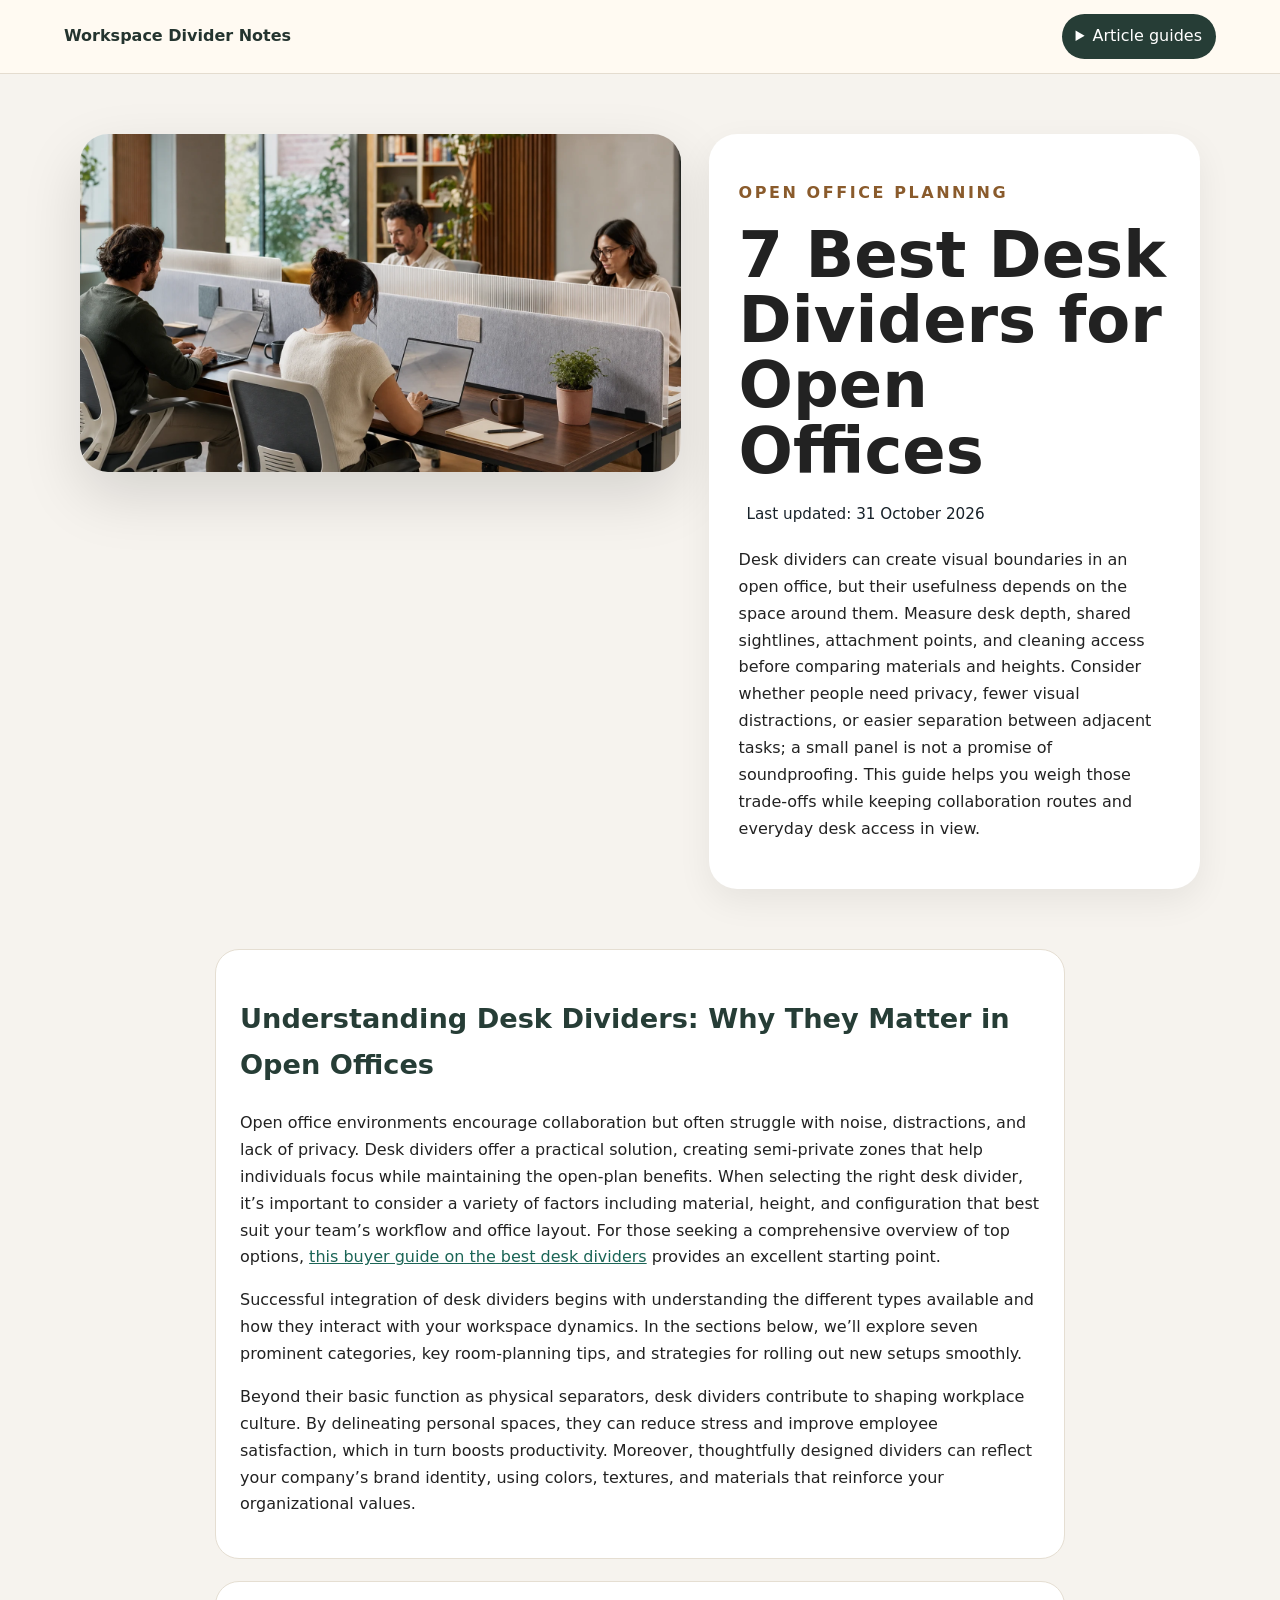
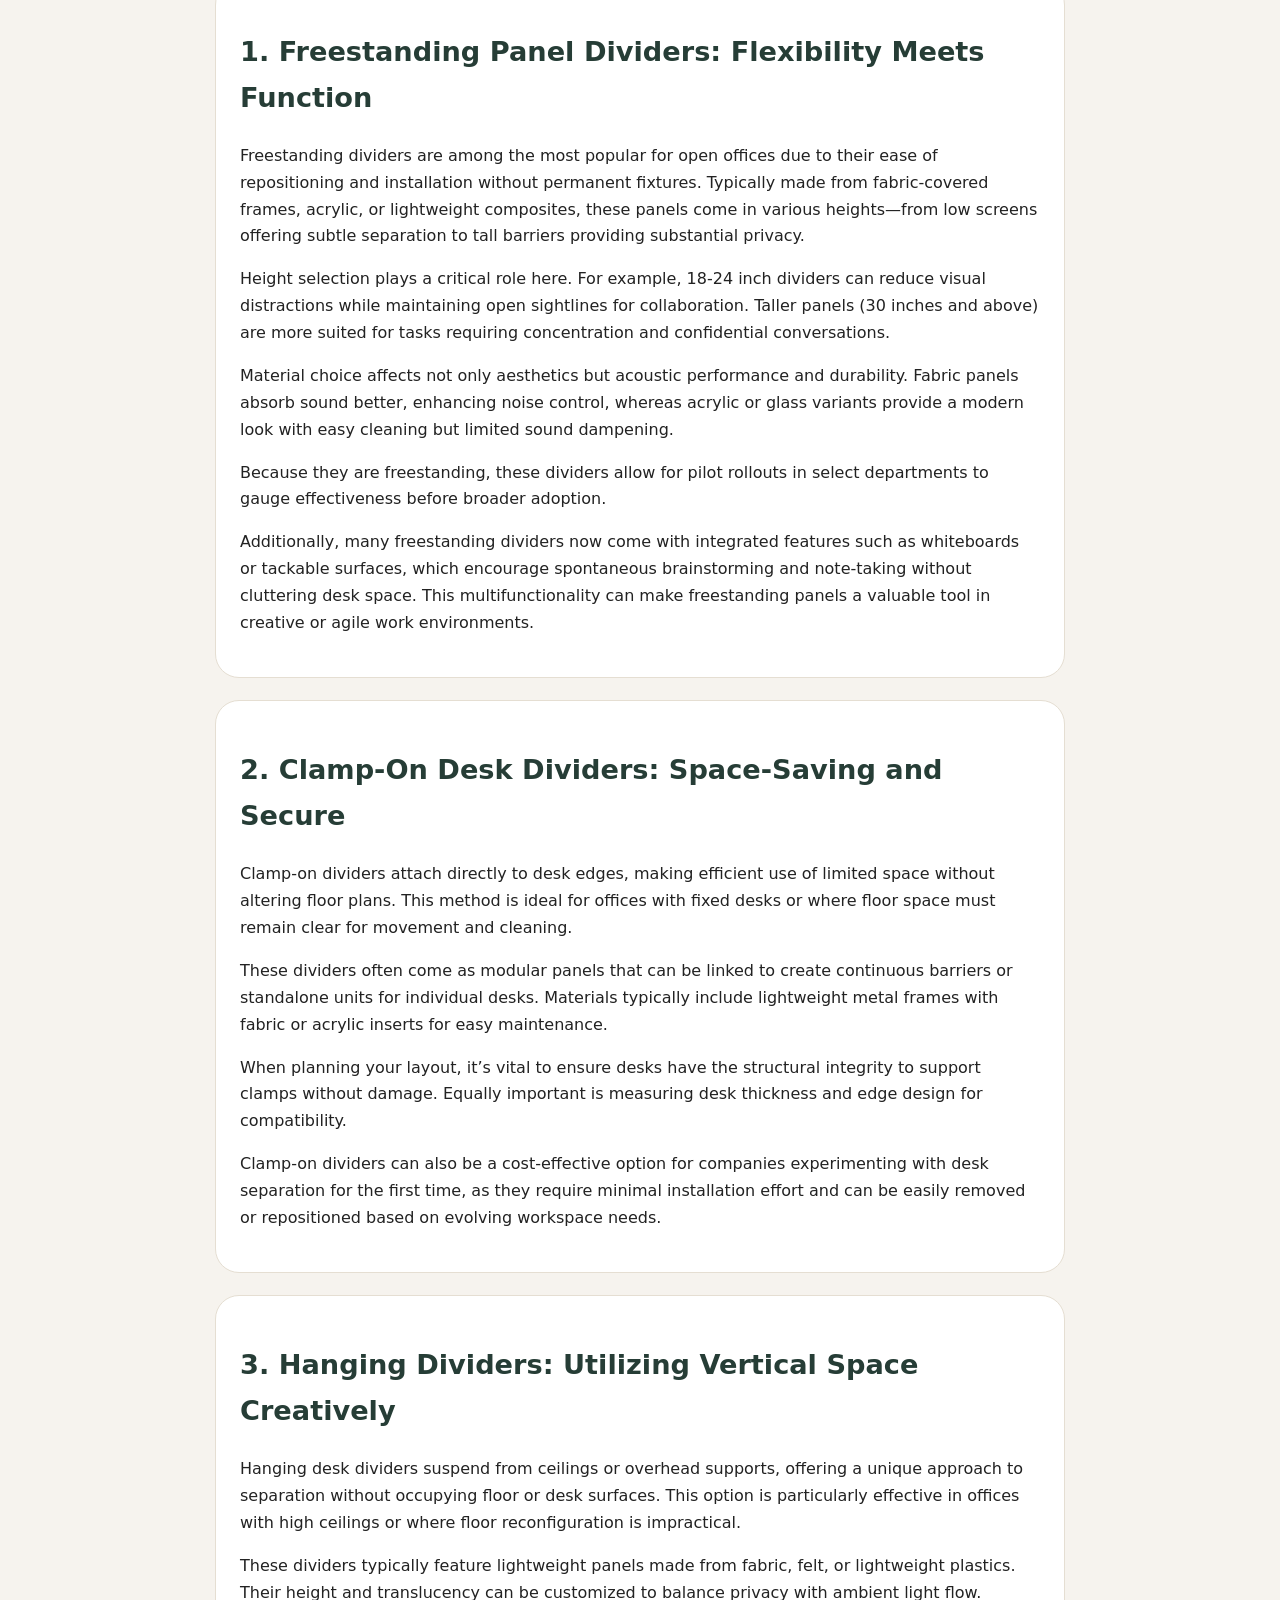
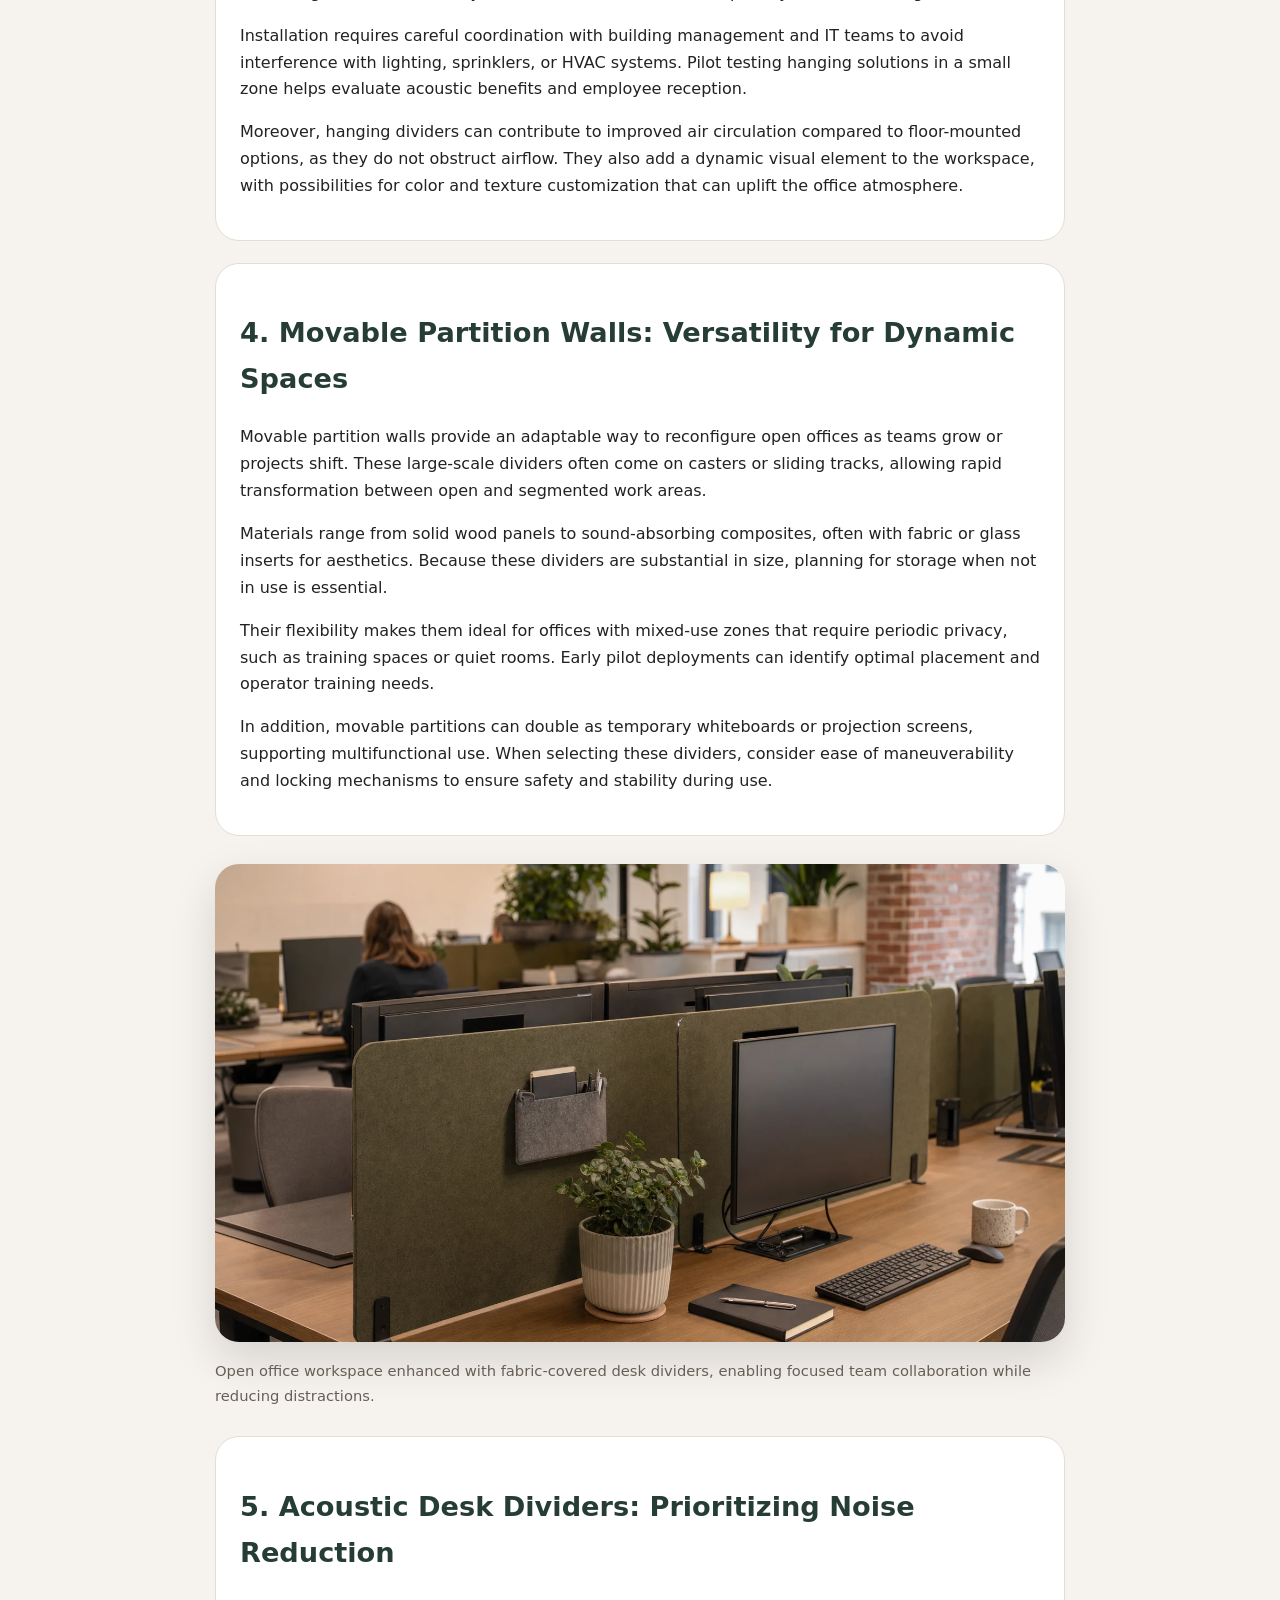
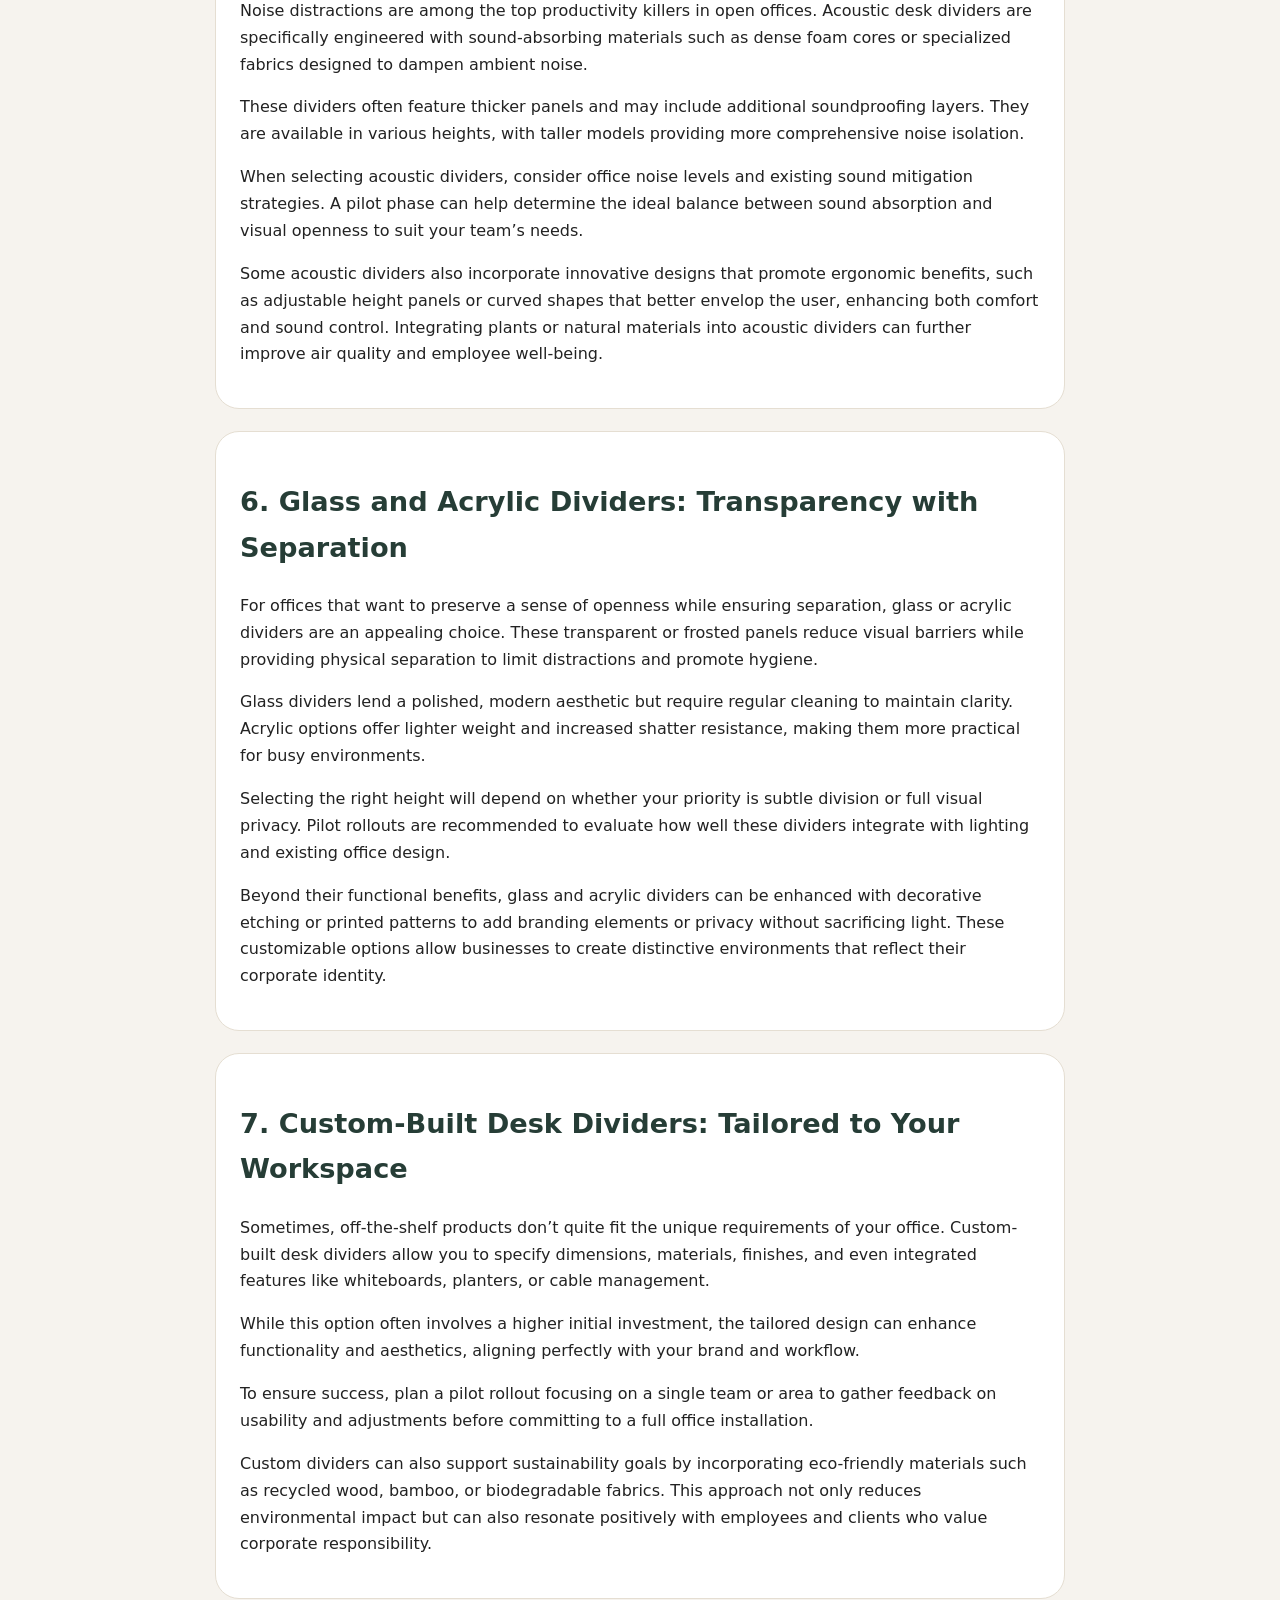
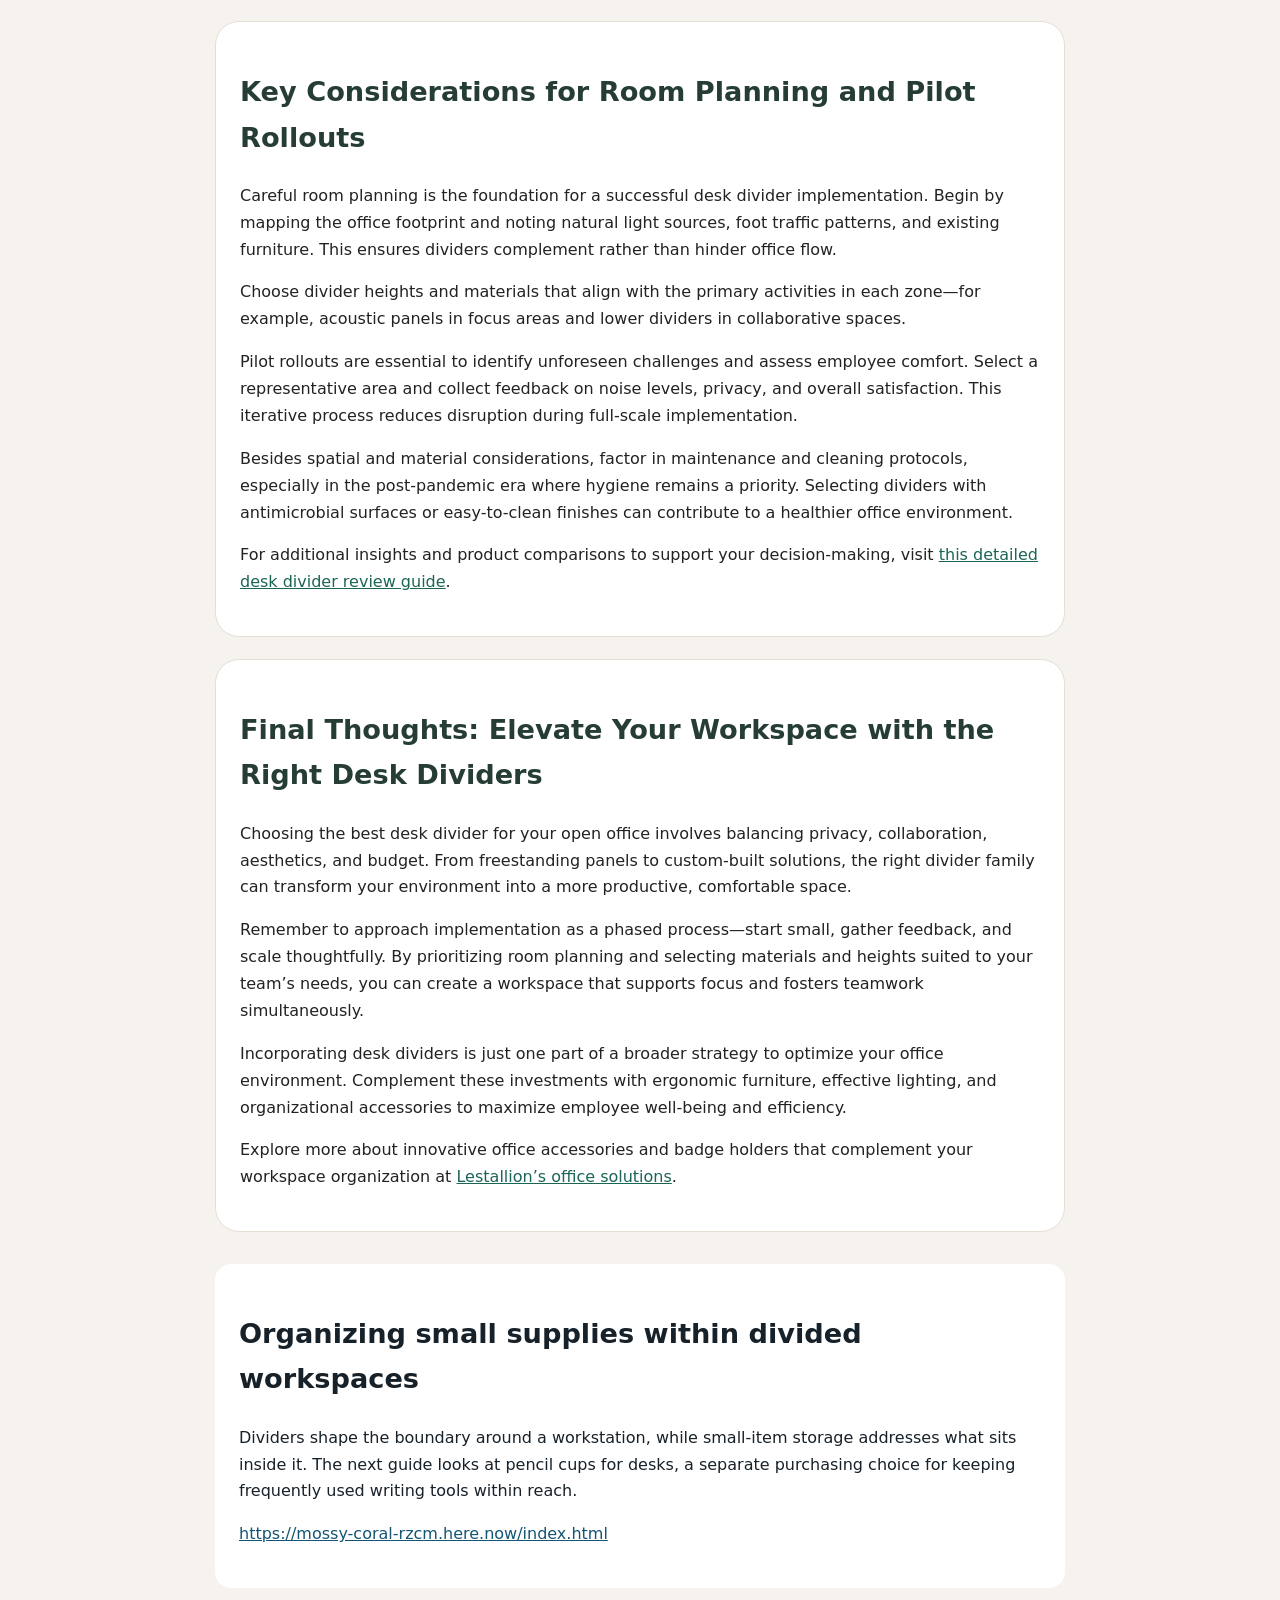
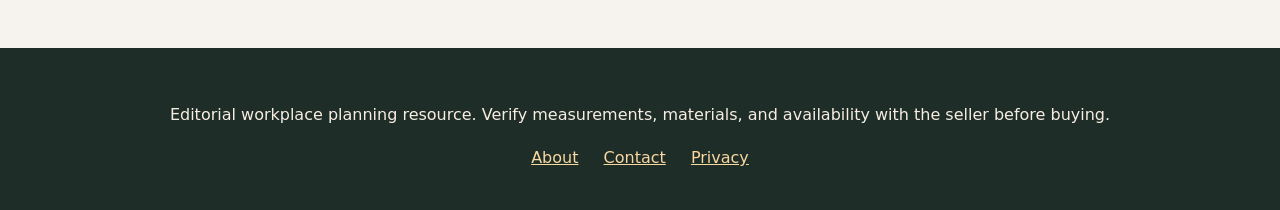
<file: index.html>
<!DOCTYPE html>

<html lang="en"><head><meta charset="utf-8"/><meta content="width=device-width,initial-scale=1" name="viewport"/><title>7 Best Desk Dividers for Open Offices</title><meta content="Practical workplace planning notes for 7 best desk dividers for open offices, with desk measurements, privacy tradeoffs, cleaning, and rollout guidance." name="description"/><link href="https://armaragex.github.io/lestallion-desk-dividers-open-offices-294/index.html" rel="canonical"/><link href="style.css" rel="stylesheet"/><script type="application/ld+json">{"@context":"https://schema.org","@type":"Article","headline":"7 Best Desk Dividers for Open Offices","dateModified":"2026-10-31T08:38:40Z"}</script>
<meta property="article:modified_time" content="2026-10-31T08:38:40Z">
</head><body><header class="top"><a class="brand" href="index.html">Workspace Divider Notes</a><details><summary>Article guides</summary><ul><li><a href="index.html">Main guide</a></li><li><a href="acoustic-focus-zones.html">Desk Dividers for Acoustic Focus Zones</a></li><li><a href="shared-bench-layouts.html">Desk Dividers for Shared Bench Layouts</a></li><li><a href="privacy-without-isolation.html">Privacy Without Isolation in Open Offices</a></li><li><a href="materials-and-cleaning.html">Desk Divider Materials, Cleaning, and Durability</a></li><li><a href="reception-training-rooms.html">Desk Dividers for Reception, Training Rooms, and Flex Desks</a></li><li><a href="buying-in-bulk.html">Buying Desk Dividers in Bulk for Growing Teams</a></li></ul></details></header><main><section class="hero"><img alt="Open office desks with tasteful privacy dividers" src="assets/hero.webp"/><div><p class="eyebrow">Open office planning</p><h1>7 Best Desk Dividers for Open Offices</h1>
<p class="article-refreshed" style="font-size:.95rem;opacity:1;display:table;max-width:100%;padding:.2rem .5rem;border-radius:.35rem;background:#fff;color:#172129;overflow-wrap:anywhere">Last updated: <time datetime="2026-10-31T08:38:40Z">31 October 2026</time></p><p>Desk dividers can create visual boundaries in an open office, but their usefulness depends on the space around them. Measure desk depth, shared sightlines, attachment points, and cleaning access before comparing materials and heights. Consider whether people need privacy, fewer visual distractions, or easier separation between adjacent tasks; a small panel is not a promise of soundproofing. This guide helps you weigh those trade-offs while keeping collaboration routes and everyday desk access in view.</p></div></section><article>
<section class="card">
<h2>Understanding Desk Dividers: Why They Matter in Open Offices</h2>
<p>Open office environments encourage collaboration but often struggle with noise, distractions, and lack of privacy. Desk dividers offer a practical solution, creating semi-private zones that help individuals focus while maintaining the open-plan benefits. When selecting the right desk divider, it’s important to consider a variety of factors including material, height, and configuration that best suit your team’s workflow and office layout. For those seeking a comprehensive overview of top options, <a href="https://lestallion.com/blogs/product-reviews/best-desk-dividers-for-open-offices" rel="noopener noreferrer" target="_blank">this buyer guide on the best desk dividers</a> provides an excellent starting point.</p>
<p>Successful integration of desk dividers begins with understanding the different types available and how they interact with your workspace dynamics. In the sections below, we’ll explore seven prominent categories, key room-planning tips, and strategies for rolling out new setups smoothly.</p>
<p>Beyond their basic function as physical separators, desk dividers contribute to shaping workplace culture. By delineating personal spaces, they can reduce stress and improve employee satisfaction, which in turn boosts productivity. Moreover, thoughtfully designed dividers can reflect your company’s brand identity, using colors, textures, and materials that reinforce your organizational values.</p>
</section>
<section class="card">
<h2>1. Freestanding Panel Dividers: Flexibility Meets Function</h2>
<p>Freestanding dividers are among the most popular for open offices due to their ease of repositioning and installation without permanent fixtures. Typically made from fabric-covered frames, acrylic, or lightweight composites, these panels come in various heights—from low screens offering subtle separation to tall barriers providing substantial privacy.</p>
<p>Height selection plays a critical role here. For example, 18-24 inch dividers can reduce visual distractions while maintaining open sightlines for collaboration. Taller panels (30 inches and above) are more suited for tasks requiring concentration and confidential conversations.</p>
<p>Material choice affects not only aesthetics but acoustic performance and durability. Fabric panels absorb sound better, enhancing noise control, whereas acrylic or glass variants provide a modern look with easy cleaning but limited sound dampening.</p>
<p>Because they are freestanding, these dividers allow for pilot rollouts in select departments to gauge effectiveness before broader adoption.</p>
<p>Additionally, many freestanding dividers now come with integrated features such as whiteboards or tackable surfaces, which encourage spontaneous brainstorming and note-taking without cluttering desk space. This multifunctionality can make freestanding panels a valuable tool in creative or agile work environments.</p>
</section>
<section class="card">
<h2>2. Clamp-On Desk Dividers: Space-Saving and Secure</h2>
<p>Clamp-on dividers attach directly to desk edges, making efficient use of limited space without altering floor plans. This method is ideal for offices with fixed desks or where floor space must remain clear for movement and cleaning.</p>
<p>These dividers often come as modular panels that can be linked to create continuous barriers or standalone units for individual desks. Materials typically include lightweight metal frames with fabric or acrylic inserts for easy maintenance.</p>
<p>When planning your layout, it’s vital to ensure desks have the structural integrity to support clamps without damage. Equally important is measuring desk thickness and edge design for compatibility.</p>
<p>Clamp-on dividers can also be a cost-effective option for companies experimenting with desk separation for the first time, as they require minimal installation effort and can be easily removed or repositioned based on evolving workspace needs.</p>
</section>
<section class="card">
<h2>3. Hanging Dividers: Utilizing Vertical Space Creatively</h2>
<p>Hanging desk dividers suspend from ceilings or overhead supports, offering a unique approach to separation without occupying floor or desk surfaces. This option is particularly effective in offices with high ceilings or where floor reconfiguration is impractical.</p>
<p>These dividers typically feature lightweight panels made from fabric, felt, or lightweight plastics. Their height and translucency can be customized to balance privacy with ambient light flow.</p>
<p>Installation requires careful coordination with building management and IT teams to avoid interference with lighting, sprinklers, or HVAC systems. Pilot testing hanging solutions in a small zone helps evaluate acoustic benefits and employee reception.</p>
<p>Moreover, hanging dividers can contribute to improved air circulation compared to floor-mounted options, as they do not obstruct airflow. They also add a dynamic visual element to the workspace, with possibilities for color and texture customization that can uplift the office atmosphere.</p>
</section>
<section class="card">
<h2>4. Movable Partition Walls: Versatility for Dynamic Spaces</h2>
<p>Movable partition walls provide an adaptable way to reconfigure open offices as teams grow or projects shift. These large-scale dividers often come on casters or sliding tracks, allowing rapid transformation between open and segmented work areas.</p>
<p>Materials range from solid wood panels to sound-absorbing composites, often with fabric or glass inserts for aesthetics. Because these dividers are substantial in size, planning for storage when not in use is essential.</p>
<p>Their flexibility makes them ideal for offices with mixed-use zones that require periodic privacy, such as training spaces or quiet rooms. Early pilot deployments can identify optimal placement and operator training needs.</p>
<p>In addition, movable partitions can double as temporary whiteboards or projection screens, supporting multifunctional use. When selecting these dividers, consider ease of maneuverability and locking mechanisms to ensure safety and stability during use.</p>
</section>
<figure class="mid">
<img alt="Team workspace with desk divider panels in daily use" src="assets/inline.webp"/>
<figcaption>Open office workspace enhanced with fabric-covered desk dividers, enabling focused team collaboration while reducing distractions.</figcaption>
</figure>
<section class="card">
<h2>5. Acoustic Desk Dividers: Prioritizing Noise Reduction</h2>
<p>Noise distractions are among the top productivity killers in open offices. Acoustic desk dividers are specifically engineered with sound-absorbing materials such as dense foam cores or specialized fabrics designed to dampen ambient noise.</p>
<p>These dividers often feature thicker panels and may include additional soundproofing layers. They are available in various heights, with taller models providing more comprehensive noise isolation.</p>
<p>When selecting acoustic dividers, consider office noise levels and existing sound mitigation strategies. A pilot phase can help determine the ideal balance between sound absorption and visual openness to suit your team’s needs.</p>
<p>Some acoustic dividers also incorporate innovative designs that promote ergonomic benefits, such as adjustable height panels or curved shapes that better envelop the user, enhancing both comfort and sound control. Integrating plants or natural materials into acoustic dividers can further improve air quality and employee well-being.</p>
</section>
<section class="card">
<h2>6. Glass and Acrylic Dividers: Transparency with Separation</h2>
<p>For offices that want to preserve a sense of openness while ensuring separation, glass or acrylic dividers are an appealing choice. These transparent or frosted panels reduce visual barriers while providing physical separation to limit distractions and promote hygiene.</p>
<p>Glass dividers lend a polished, modern aesthetic but require regular cleaning to maintain clarity. Acrylic options offer lighter weight and increased shatter resistance, making them more practical for busy environments.</p>
<p>Selecting the right height will depend on whether your priority is subtle division or full visual privacy. Pilot rollouts are recommended to evaluate how well these dividers integrate with lighting and existing office design.</p>
<p>Beyond their functional benefits, glass and acrylic dividers can be enhanced with decorative etching or printed patterns to add branding elements or privacy without sacrificing light. These customizable options allow businesses to create distinctive environments that reflect their corporate identity.</p>
</section>
<section class="card">
<h2>7. Custom-Built Desk Dividers: Tailored to Your Workspace</h2>
<p>Sometimes, off-the-shelf products don’t quite fit the unique requirements of your office. Custom-built desk dividers allow you to specify dimensions, materials, finishes, and even integrated features like whiteboards, planters, or cable management.</p>
<p>While this option often involves a higher initial investment, the tailored design can enhance functionality and aesthetics, aligning perfectly with your brand and workflow.</p>
<p>To ensure success, plan a pilot rollout focusing on a single team or area to gather feedback on usability and adjustments before committing to a full office installation.</p>
<p>Custom dividers can also support sustainability goals by incorporating eco-friendly materials such as recycled wood, bamboo, or biodegradable fabrics. This approach not only reduces environmental impact but can also resonate positively with employees and clients who value corporate responsibility.</p>
</section>
<section class="card">
<h2>Key Considerations for Room Planning and Pilot Rollouts</h2>
<p>Careful room planning is the foundation for a successful desk divider implementation. Begin by mapping the office footprint and noting natural light sources, foot traffic patterns, and existing furniture. This ensures dividers complement rather than hinder office flow.</p>
<p>Choose divider heights and materials that align with the primary activities in each zone—for example, acoustic panels in focus areas and lower dividers in collaborative spaces.</p>
<p>Pilot rollouts are essential to identify unforeseen challenges and assess employee comfort. Select a representative area and collect feedback on noise levels, privacy, and overall satisfaction. This iterative process reduces disruption during full-scale implementation.</p>
<p>Besides spatial and material considerations, factor in maintenance and cleaning protocols, especially in the post-pandemic era where hygiene remains a priority. Selecting dividers with antimicrobial surfaces or easy-to-clean finishes can contribute to a healthier office environment.</p>
<p>For additional insights and product comparisons to support your decision-making, visit <a href="https://lestallion.com/blogs/product-reviews/best-desk-dividers-for-open-offices" rel="noopener noreferrer" target="_blank">this detailed desk divider review guide</a>.</p>
</section>
<section class="card">
<h2>Final Thoughts: Elevate Your Workspace with the Right Desk Dividers</h2>
<p>Choosing the best desk divider for your open office involves balancing privacy, collaboration, aesthetics, and budget. From freestanding panels to custom-built solutions, the right divider family can transform your environment into a more productive, comfortable space.</p>
<p>Remember to approach implementation as a phased process—start small, gather feedback, and scale thoughtfully. By prioritizing room planning and selecting materials and heights suited to your team’s needs, you can create a workspace that supports focus and fosters teamwork simultaneously.</p>
<p>Incorporating desk dividers is just one part of a broader strategy to optimize your office environment. Complement these investments with ergonomic furniture, effective lighting, and organizational accessories to maximize employee well-being and efficiency.</p>
<p>Explore more about innovative office accessories and badge holders that complement your workspace organization at <a href="https://lestallion-id-badge-holders-293.onrender.com/index.html" rel="noopener noreferrer" target="_blank">Lestallion’s office solutions</a>.</p>
</section>
<section class="cross-link-forward" style="margin-top:2rem;background:#fff;color:#172129;padding:1.5rem;border-radius:1rem"><h2 style="color:#172129">Organizing small supplies within divided workspaces</h2><p style="color:#172129">Dividers shape the boundary around a workstation, while small-item storage addresses what sits inside it. The next guide looks at pencil cups for desks, a separate purchasing choice for keeping frequently used writing tools within reach.</p><p style="color:#172129"><a href="https://mossy-coral-rzcm.here.now/index.html" style="overflow-wrap:anywhere;word-break:break-word;color:#145575">https://mossy-coral-rzcm.here.now/index.html</a></p></section>
</article></main><footer><p>Editorial workplace planning resource. Verify measurements, materials, and availability with the seller before buying.</p><a href="about.html">About</a> <a href="contact.html">Contact</a> <a href="privacy.html">Privacy</a></footer></body></html>
</file>
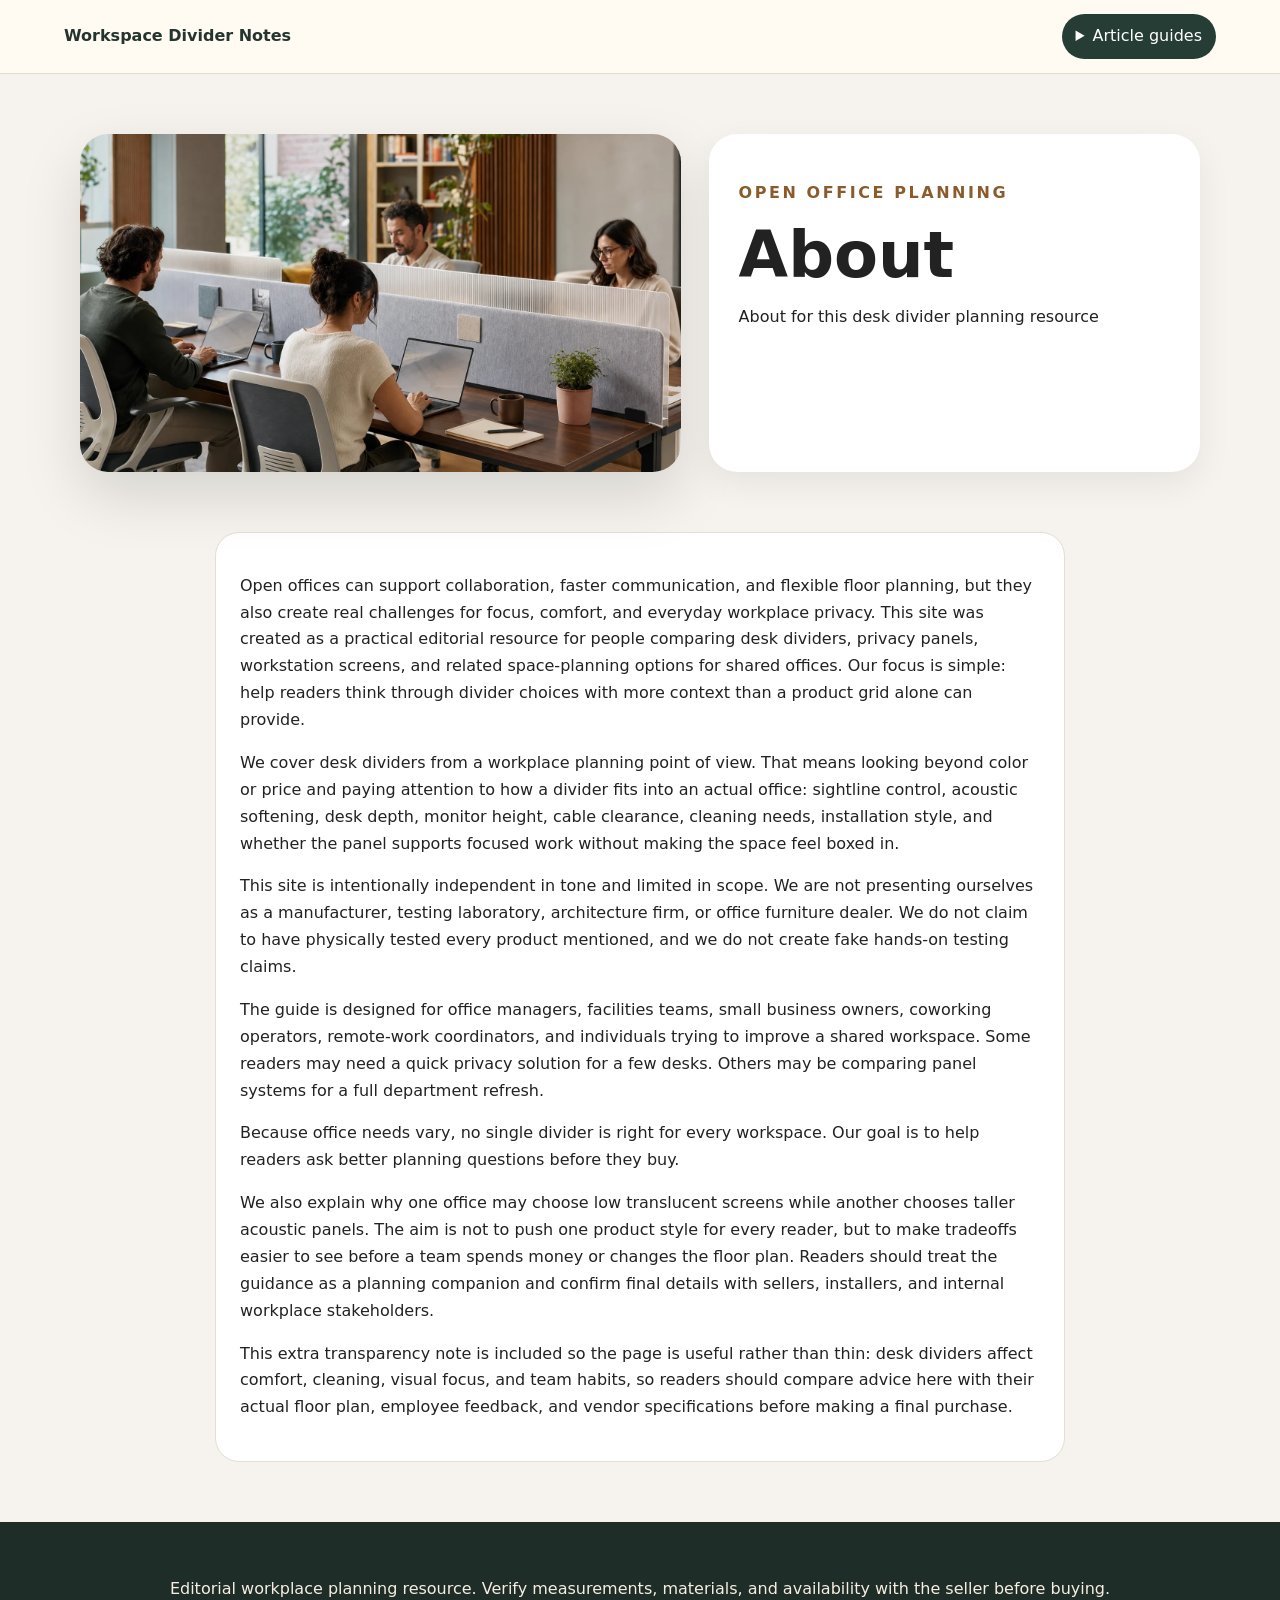
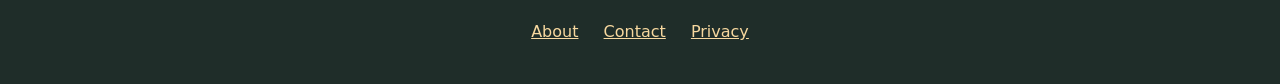
<file: about.html>
<!DOCTYPE html>

<html lang="en"><head><meta charset="utf-8"/><meta content="width=device-width,initial-scale=1" name="viewport"/><title>About</title><meta content="About for this desk divider planning resource" name="description"/><link href="https://armaragex.github.io/lestallion-desk-dividers-open-offices-294/" rel="canonical"/><link href="style.css" rel="stylesheet"/><script type="application/ld+json">{"@context":"https://schema.org","@type":"Article","headline":"About"}</script></head><body><header class="top"><a class="brand" href="index.html">Workspace Divider Notes</a><details><summary>Article guides</summary><ul><li><a href="index.html">Main guide</a></li><li><a href="acoustic-focus-zones.html">Desk Dividers for Acoustic Focus Zones</a></li><li><a href="shared-bench-layouts.html">Desk Dividers for Shared Bench Layouts</a></li><li><a href="privacy-without-isolation.html">Privacy Without Isolation in Open Offices</a></li><li><a href="materials-and-cleaning.html">Desk Divider Materials, Cleaning, and Durability</a></li><li><a href="reception-training-rooms.html">Desk Dividers for Reception, Training Rooms, and Flex Desks</a></li><li><a href="buying-in-bulk.html">Buying Desk Dividers in Bulk for Growing Teams</a></li></ul></details></header><main><section class="hero"><img alt="Open office desks with tasteful privacy dividers" src="assets/hero.webp"/><div><p class="eyebrow">Open office planning</p><h1>About</h1><p>About for this desk divider planning resource</p></div></section><article><section class="card"><p>Open offices can support collaboration, faster communication, and flexible floor planning, but they also create real challenges for focus, comfort, and everyday workplace privacy. This site was created as a practical editorial resource for people comparing desk dividers, privacy panels, workstation screens, and related space-planning options for shared offices. Our focus is simple: help readers think through divider choices with more context than a product grid alone can provide.</p><p>We cover desk dividers from a workplace planning point of view. That means looking beyond color or price and paying attention to how a divider fits into an actual office: sightline control, acoustic softening, desk depth, monitor height, cable clearance, cleaning needs, installation style, and whether the panel supports focused work without making the space feel boxed in.</p><p>This site is intentionally independent in tone and limited in scope. We are not presenting ourselves as a manufacturer, testing laboratory, architecture firm, or office furniture dealer. We do not claim to have physically tested every product mentioned, and we do not create fake hands-on testing claims.</p><p>The guide is designed for office managers, facilities teams, small business owners, coworking operators, remote-work coordinators, and individuals trying to improve a shared workspace. Some readers may need a quick privacy solution for a few desks. Others may be comparing panel systems for a full department refresh.</p><p>Because office needs vary, no single divider is right for every workspace. Our goal is to help readers ask better planning questions before they buy.</p><p>We also explain why one office may choose low translucent screens while another chooses taller acoustic panels. The aim is not to push one product style for every reader, but to make tradeoffs easier to see before a team spends money or changes the floor plan. Readers should treat the guidance as a planning companion and confirm final details with sellers, installers, and internal workplace stakeholders.</p><p> This extra transparency note is included so the page is useful rather than thin: desk dividers affect comfort, cleaning, visual focus, and team habits, so readers should compare advice here with their actual floor plan, employee feedback, and vendor specifications before making a final purchase.</p></section></article></main><footer><p>Editorial workplace planning resource. Verify measurements, materials, and availability with the seller before buying.</p><a href="about.html">About</a> <a href="contact.html">Contact</a> <a href="privacy.html">Privacy</a></footer></body></html>
</file>
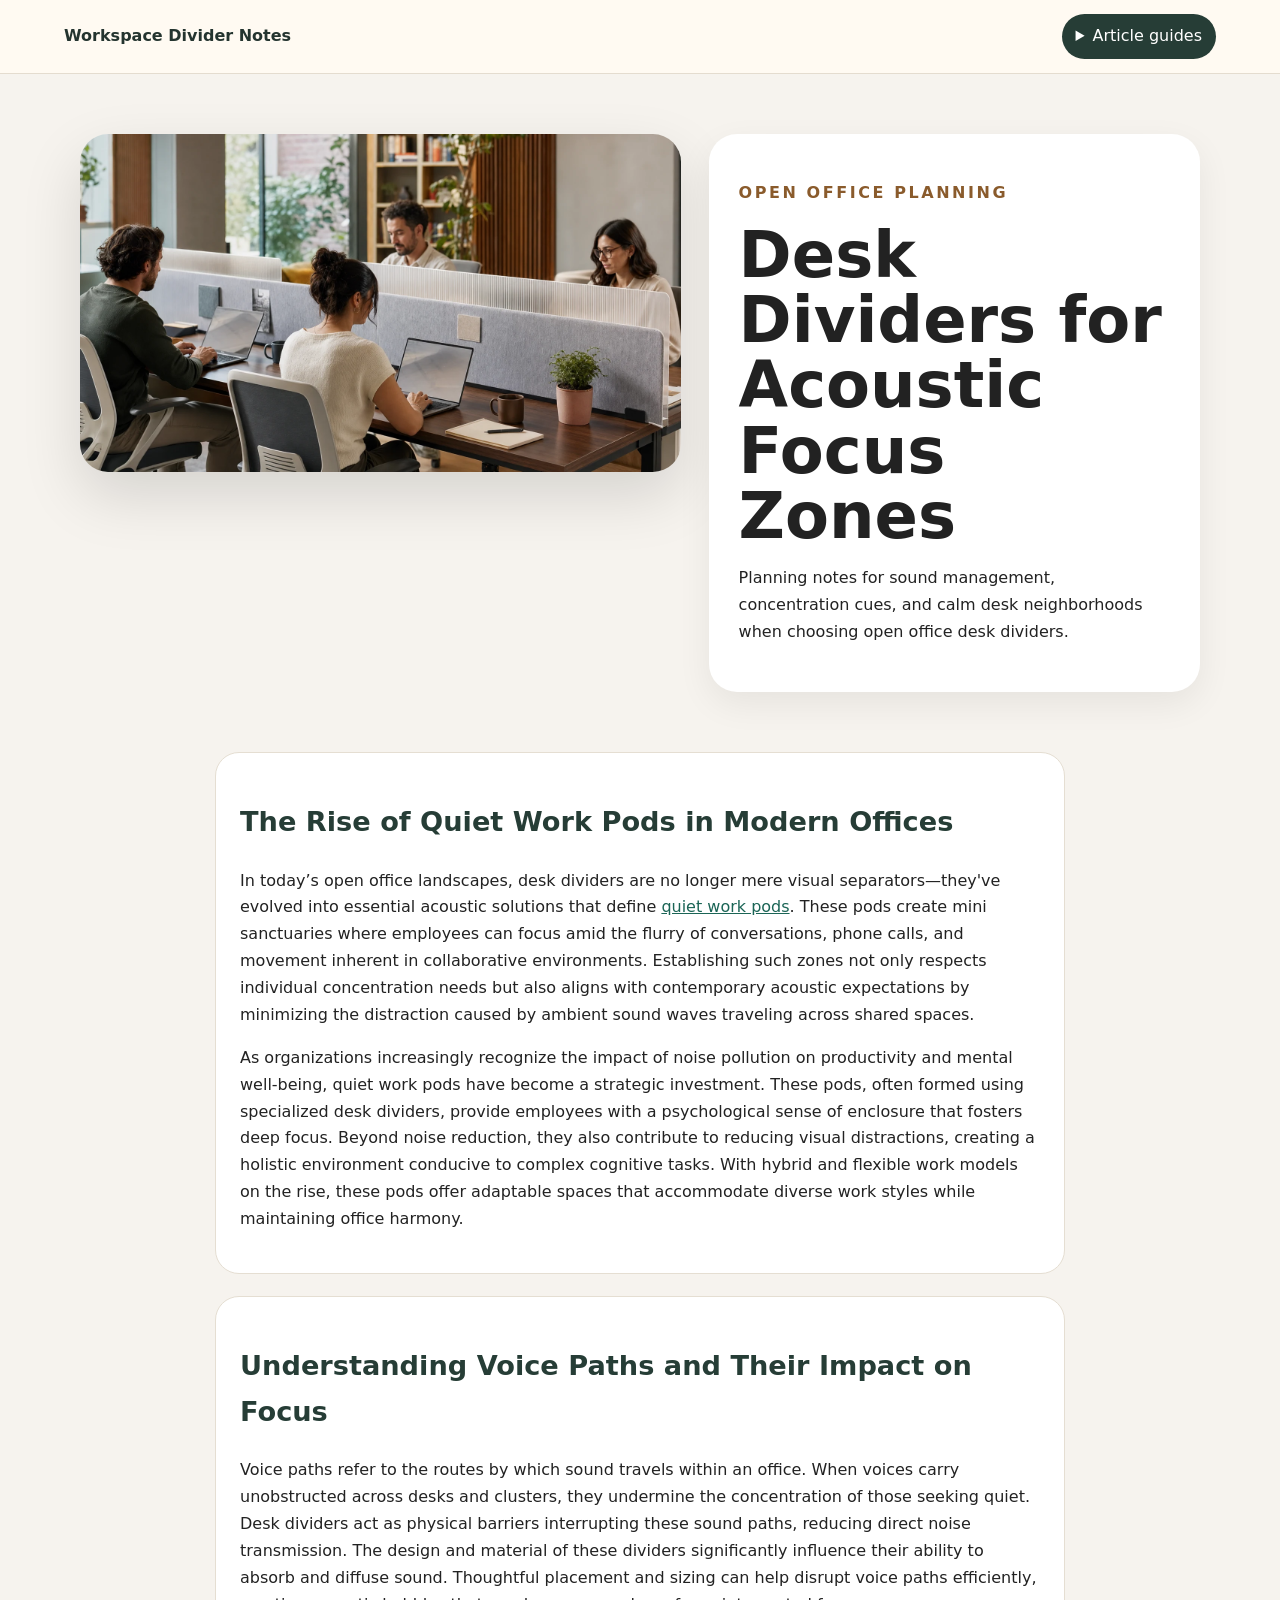
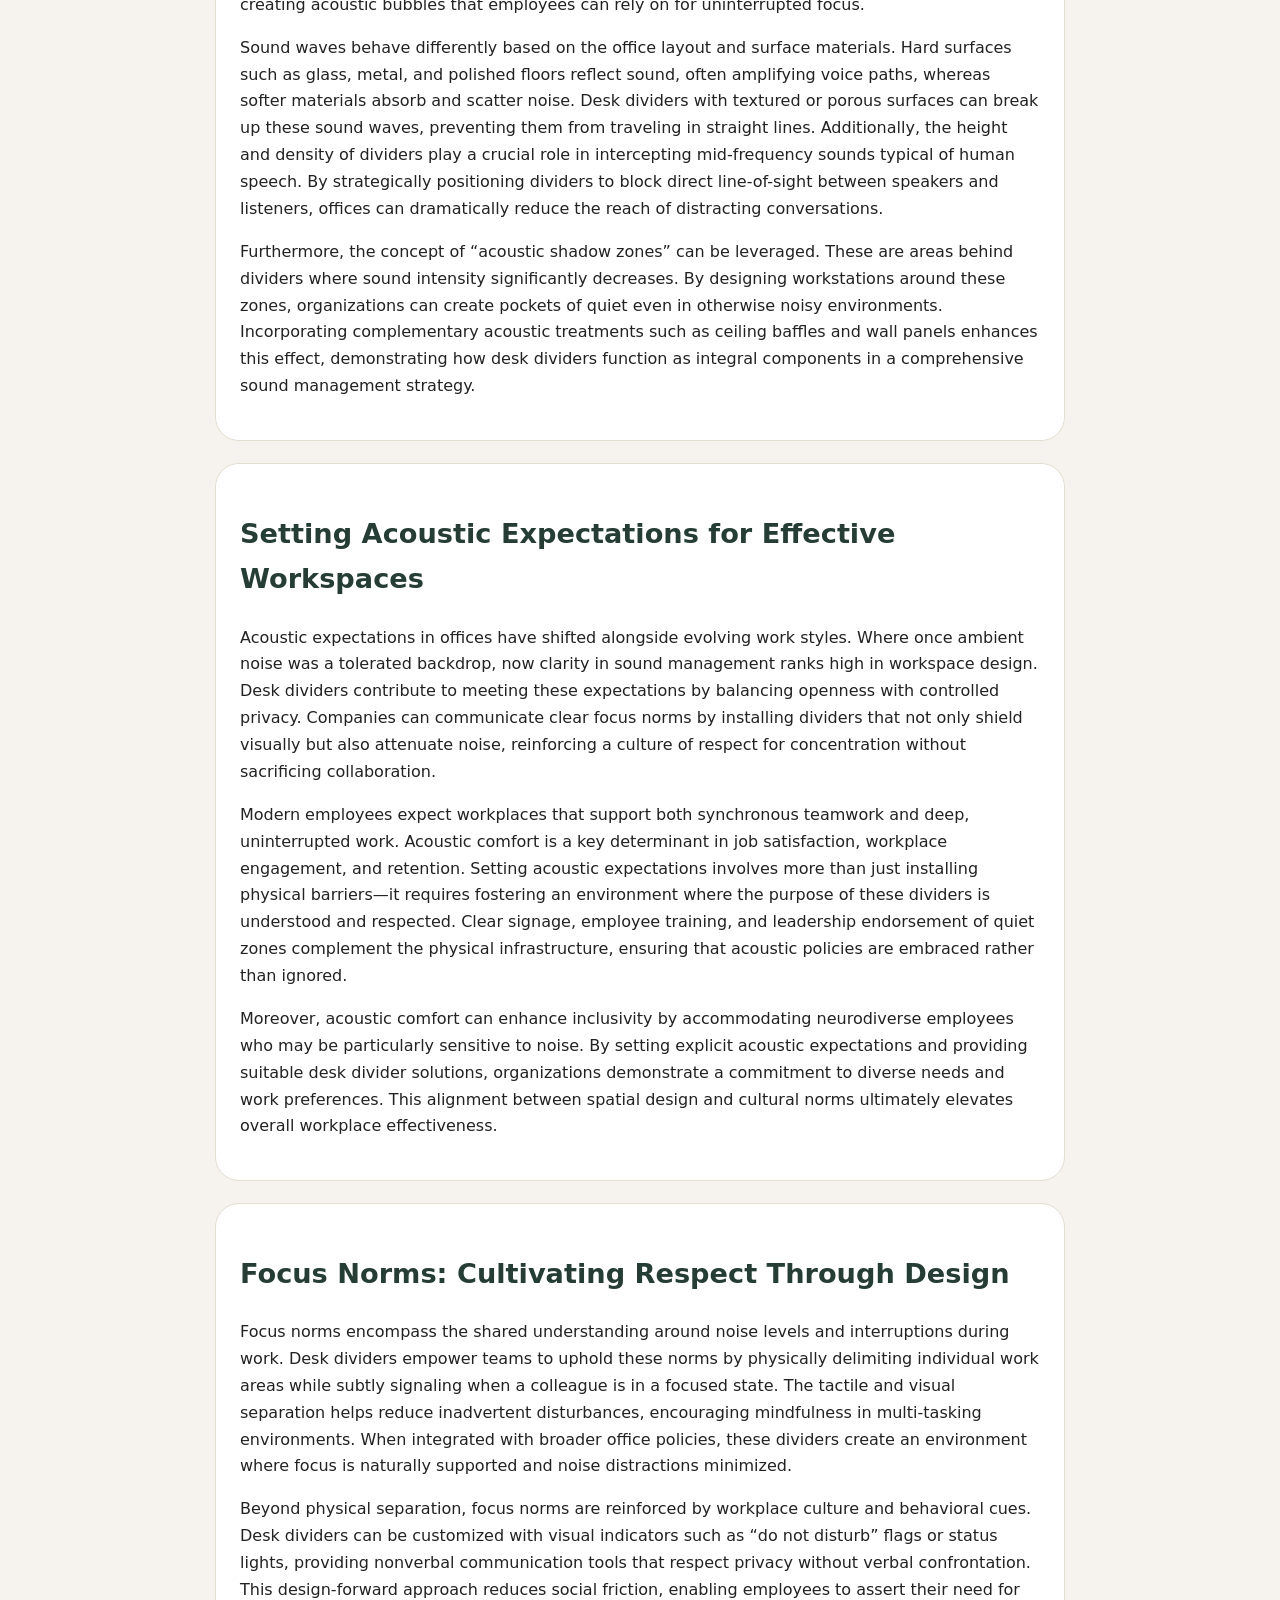
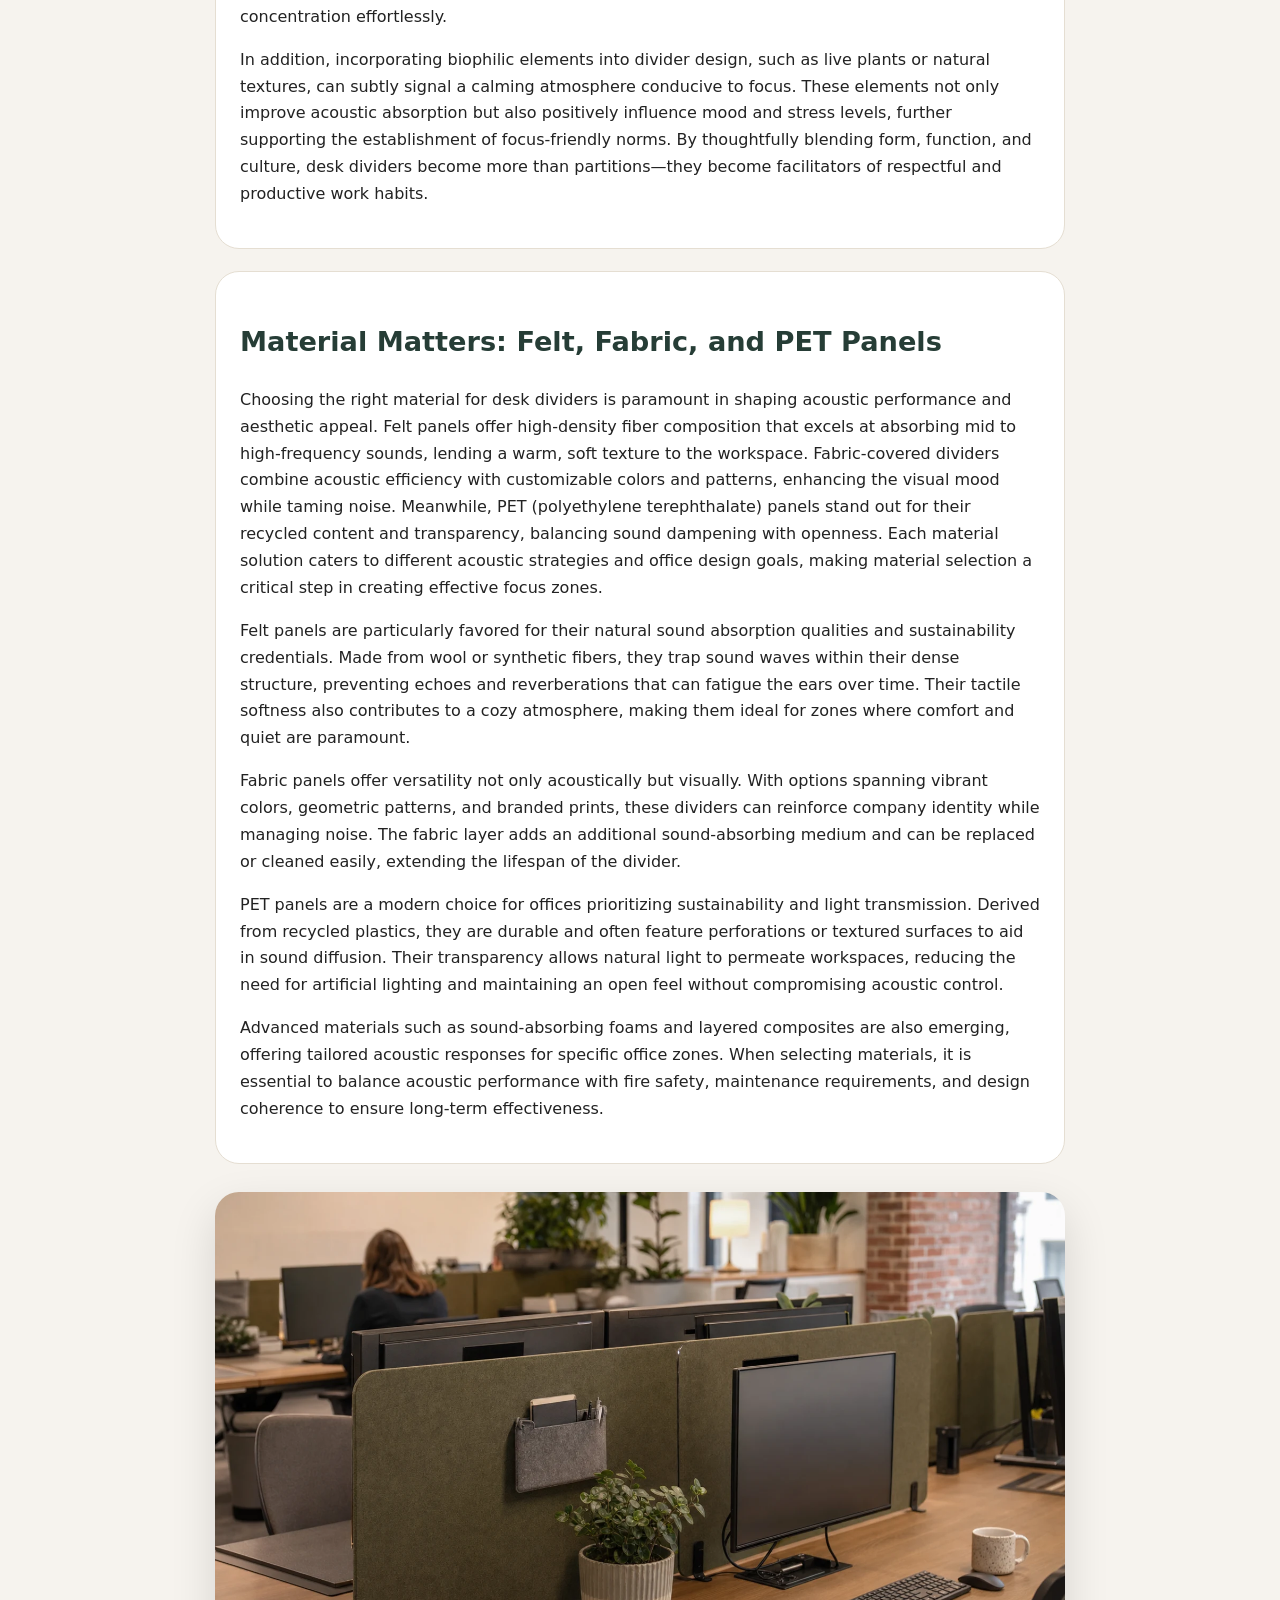
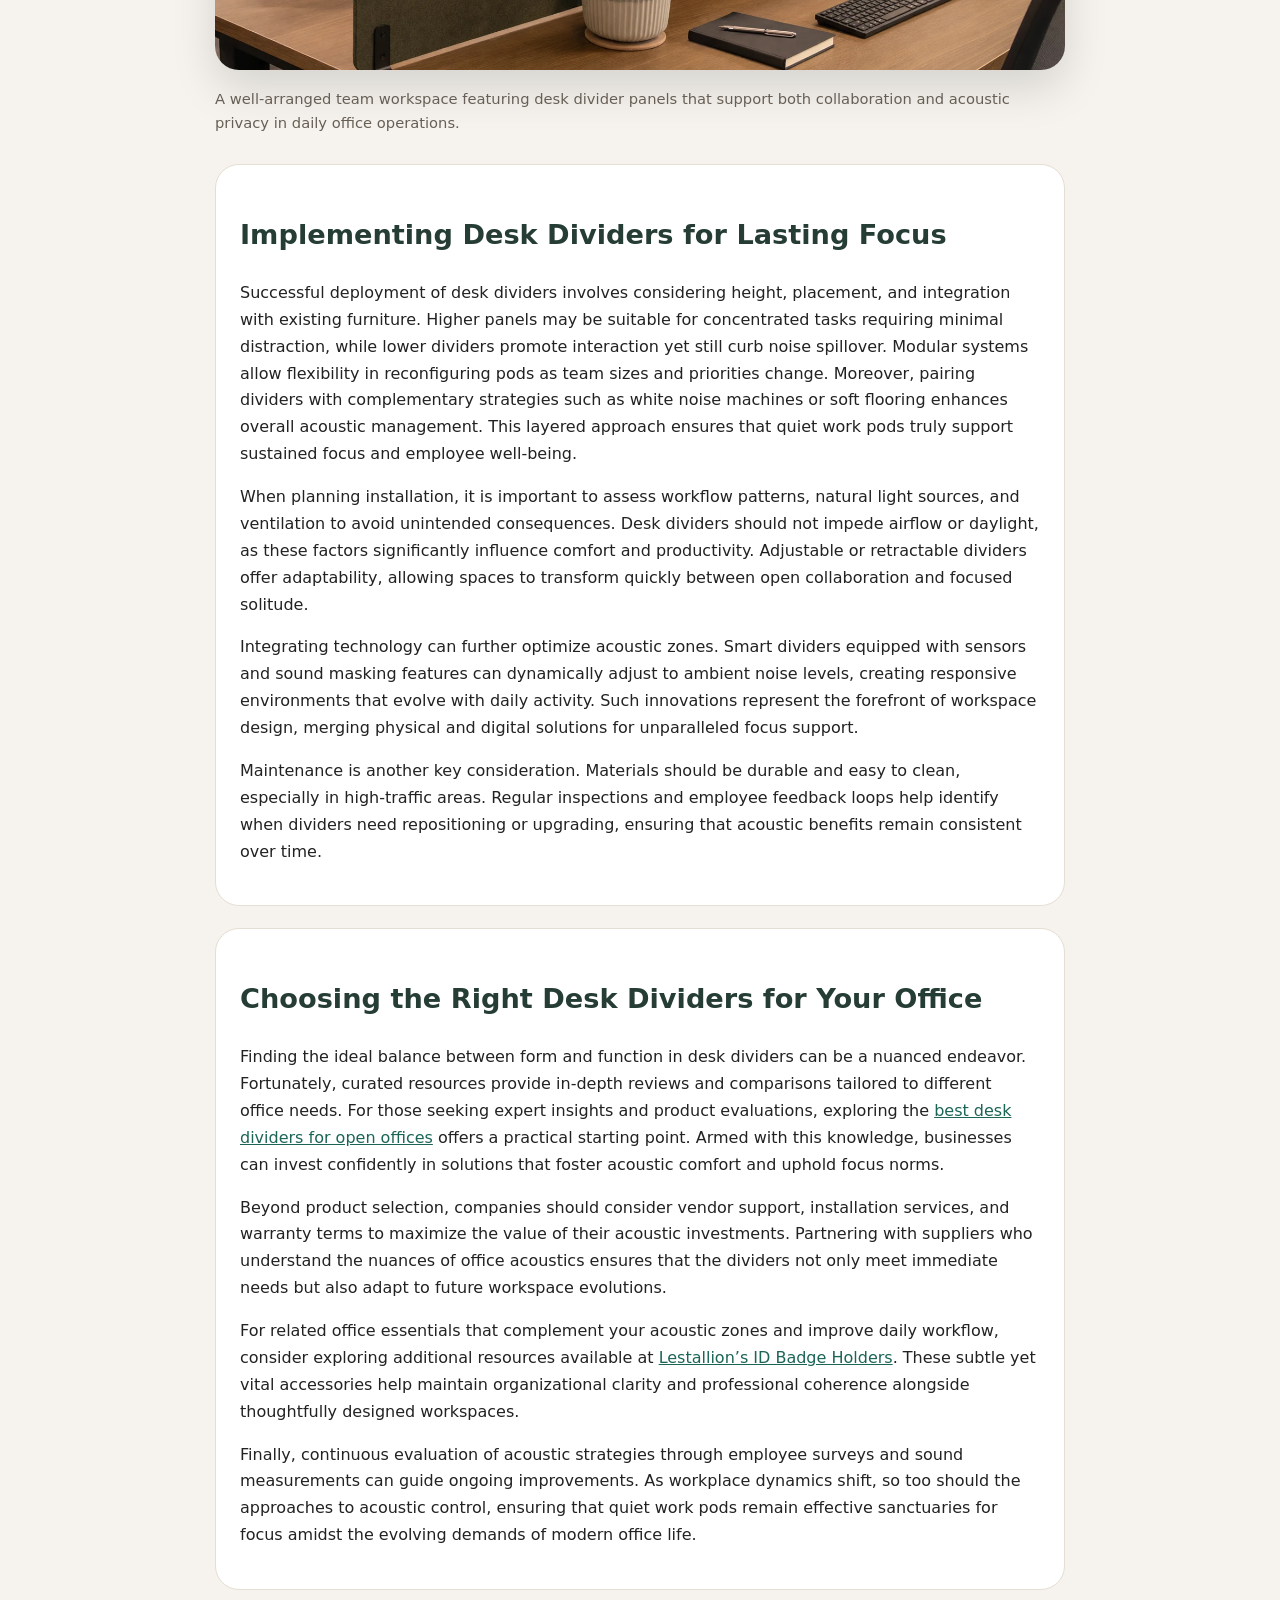
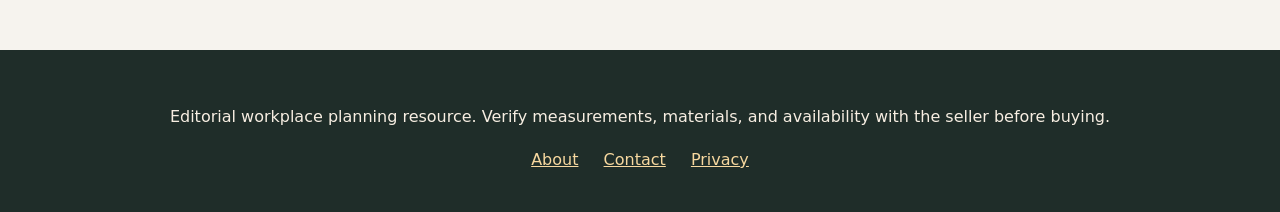
<file: acoustic-focus-zones.html>
<!DOCTYPE html>

<html lang="en"><head><meta charset="utf-8"/><meta content="width=device-width,initial-scale=1" name="viewport"/><title>Desk Dividers for Acoustic Focus Zones</title><meta content="Practical workplace planning notes for desk dividers for acoustic focus zones, with desk measurements, privacy tradeoffs, cleaning, and rollout guidance." name="description"/><link href="https://armaragex.github.io/lestallion-desk-dividers-open-offices-294/" rel="canonical"/><link href="style.css" rel="stylesheet"/><script type="application/ld+json">{"@context":"https://schema.org","@type":"Article","headline":"Desk Dividers for Acoustic Focus Zones"}</script></head><body><header class="top"><a class="brand" href="index.html">Workspace Divider Notes</a><details><summary>Article guides</summary><ul><li><a href="index.html">Main guide</a></li><li><a href="acoustic-focus-zones.html">Desk Dividers for Acoustic Focus Zones</a></li><li><a href="shared-bench-layouts.html">Desk Dividers for Shared Bench Layouts</a></li><li><a href="privacy-without-isolation.html">Privacy Without Isolation in Open Offices</a></li><li><a href="materials-and-cleaning.html">Desk Divider Materials, Cleaning, and Durability</a></li><li><a href="reception-training-rooms.html">Desk Dividers for Reception, Training Rooms, and Flex Desks</a></li><li><a href="buying-in-bulk.html">Buying Desk Dividers in Bulk for Growing Teams</a></li></ul></details></header><main><section class="hero"><img alt="Open office desks with tasteful privacy dividers" src="assets/hero.webp"/><div><p class="eyebrow">Open office planning</p><h1>Desk Dividers for Acoustic Focus Zones</h1><p>Planning notes for sound management, concentration cues, and calm desk neighborhoods when choosing open office desk dividers.</p></div></section><article>
<section class="card">
<h2>The Rise of Quiet Work Pods in Modern Offices</h2>
<p>In today’s open office landscapes, desk dividers are no longer mere visual separators—they've evolved into essential acoustic solutions that define <a href="https://lestallion.com/blogs/product-reviews/best-desk-dividers-for-open-offices">quiet work pods</a>. These pods create mini sanctuaries where employees can focus amid the flurry of conversations, phone calls, and movement inherent in collaborative environments. Establishing such zones not only respects individual concentration needs but also aligns with contemporary acoustic expectations by minimizing the distraction caused by ambient sound waves traveling across shared spaces.</p>
<p>As organizations increasingly recognize the impact of noise pollution on productivity and mental well-being, quiet work pods have become a strategic investment. These pods, often formed using specialized desk dividers, provide employees with a psychological sense of enclosure that fosters deep focus. Beyond noise reduction, they also contribute to reducing visual distractions, creating a holistic environment conducive to complex cognitive tasks. With hybrid and flexible work models on the rise, these pods offer adaptable spaces that accommodate diverse work styles while maintaining office harmony.</p>
</section>
<section class="card">
<h2>Understanding Voice Paths and Their Impact on Focus</h2>
<p>Voice paths refer to the routes by which sound travels within an office. When voices carry unobstructed across desks and clusters, they undermine the concentration of those seeking quiet. Desk dividers act as physical barriers interrupting these sound paths, reducing direct noise transmission. The design and material of these dividers significantly influence their ability to absorb and diffuse sound. Thoughtful placement and sizing can help disrupt voice paths efficiently, creating acoustic bubbles that employees can rely on for uninterrupted focus.</p>
<p>Sound waves behave differently based on the office layout and surface materials. Hard surfaces such as glass, metal, and polished floors reflect sound, often amplifying voice paths, whereas softer materials absorb and scatter noise. Desk dividers with textured or porous surfaces can break up these sound waves, preventing them from traveling in straight lines. Additionally, the height and density of dividers play a crucial role in intercepting mid-frequency sounds typical of human speech. By strategically positioning dividers to block direct line-of-sight between speakers and listeners, offices can dramatically reduce the reach of distracting conversations.</p>
<p>Furthermore, the concept of “acoustic shadow zones” can be leveraged. These are areas behind dividers where sound intensity significantly decreases. By designing workstations around these zones, organizations can create pockets of quiet even in otherwise noisy environments. Incorporating complementary acoustic treatments such as ceiling baffles and wall panels enhances this effect, demonstrating how desk dividers function as integral components in a comprehensive sound management strategy.</p>
</section>
<section class="card">
<h2>Setting Acoustic Expectations for Effective Workspaces</h2>
<p>Acoustic expectations in offices have shifted alongside evolving work styles. Where once ambient noise was a tolerated backdrop, now clarity in sound management ranks high in workspace design. Desk dividers contribute to meeting these expectations by balancing openness with controlled privacy. Companies can communicate clear focus norms by installing dividers that not only shield visually but also attenuate noise, reinforcing a culture of respect for concentration without sacrificing collaboration.</p>
<p>Modern employees expect workplaces that support both synchronous teamwork and deep, uninterrupted work. Acoustic comfort is a key determinant in job satisfaction, workplace engagement, and retention. Setting acoustic expectations involves more than just installing physical barriers—it requires fostering an environment where the purpose of these dividers is understood and respected. Clear signage, employee training, and leadership endorsement of quiet zones complement the physical infrastructure, ensuring that acoustic policies are embraced rather than ignored.</p>
<p>Moreover, acoustic comfort can enhance inclusivity by accommodating neurodiverse employees who may be particularly sensitive to noise. By setting explicit acoustic expectations and providing suitable desk divider solutions, organizations demonstrate a commitment to diverse needs and work preferences. This alignment between spatial design and cultural norms ultimately elevates overall workplace effectiveness.</p>
</section>
<section class="card">
<h2>Focus Norms: Cultivating Respect Through Design</h2>
<p>Focus norms encompass the shared understanding around noise levels and interruptions during work. Desk dividers empower teams to uphold these norms by physically delimiting individual work areas while subtly signaling when a colleague is in a focused state. The tactile and visual separation helps reduce inadvertent disturbances, encouraging mindfulness in multi-tasking environments. When integrated with broader office policies, these dividers create an environment where focus is naturally supported and noise distractions minimized.</p>
<p>Beyond physical separation, focus norms are reinforced by workplace culture and behavioral cues. Desk dividers can be customized with visual indicators such as “do not disturb” flags or status lights, providing nonverbal communication tools that respect privacy without verbal confrontation. This design-forward approach reduces social friction, enabling employees to assert their need for concentration effortlessly.</p>
<p>In addition, incorporating biophilic elements into divider design, such as live plants or natural textures, can subtly signal a calming atmosphere conducive to focus. These elements not only improve acoustic absorption but also positively influence mood and stress levels, further supporting the establishment of focus-friendly norms. By thoughtfully blending form, function, and culture, desk dividers become more than partitions—they become facilitators of respectful and productive work habits.</p>
</section>
<section class="card">
<h2>Material Matters: Felt, Fabric, and PET Panels</h2>
<p>Choosing the right material for desk dividers is paramount in shaping acoustic performance and aesthetic appeal. Felt panels offer high-density fiber composition that excels at absorbing mid to high-frequency sounds, lending a warm, soft texture to the workspace. Fabric-covered dividers combine acoustic efficiency with customizable colors and patterns, enhancing the visual mood while taming noise. Meanwhile, PET (polyethylene terephthalate) panels stand out for their recycled content and transparency, balancing sound dampening with openness. Each material solution caters to different acoustic strategies and office design goals, making material selection a critical step in creating effective focus zones.</p>
<p>Felt panels are particularly favored for their natural sound absorption qualities and sustainability credentials. Made from wool or synthetic fibers, they trap sound waves within their dense structure, preventing echoes and reverberations that can fatigue the ears over time. Their tactile softness also contributes to a cozy atmosphere, making them ideal for zones where comfort and quiet are paramount.</p>
<p>Fabric panels offer versatility not only acoustically but visually. With options spanning vibrant colors, geometric patterns, and branded prints, these dividers can reinforce company identity while managing noise. The fabric layer adds an additional sound-absorbing medium and can be replaced or cleaned easily, extending the lifespan of the divider.</p>
<p>PET panels are a modern choice for offices prioritizing sustainability and light transmission. Derived from recycled plastics, they are durable and often feature perforations or textured surfaces to aid in sound diffusion. Their transparency allows natural light to permeate workspaces, reducing the need for artificial lighting and maintaining an open feel without compromising acoustic control.</p>
<p>Advanced materials such as sound-absorbing foams and layered composites are also emerging, offering tailored acoustic responses for specific office zones. When selecting materials, it is essential to balance acoustic performance with fire safety, maintenance requirements, and design coherence to ensure long-term effectiveness.</p>
</section>
<figure class="mid">
<img alt="Team workspace with desk divider panels in daily use" src="assets/inline.webp"/>
<figcaption>A well-arranged team workspace featuring desk divider panels that support both collaboration and acoustic privacy in daily office operations.</figcaption>
</figure>
<section class="card">
<h2>Implementing Desk Dividers for Lasting Focus</h2>
<p>Successful deployment of desk dividers involves considering height, placement, and integration with existing furniture. Higher panels may be suitable for concentrated tasks requiring minimal distraction, while lower dividers promote interaction yet still curb noise spillover. Modular systems allow flexibility in reconfiguring pods as team sizes and priorities change. Moreover, pairing dividers with complementary strategies such as white noise machines or soft flooring enhances overall acoustic management. This layered approach ensures that quiet work pods truly support sustained focus and employee well-being.</p>
<p>When planning installation, it is important to assess workflow patterns, natural light sources, and ventilation to avoid unintended consequences. Desk dividers should not impede airflow or daylight, as these factors significantly influence comfort and productivity. Adjustable or retractable dividers offer adaptability, allowing spaces to transform quickly between open collaboration and focused solitude.</p>
<p>Integrating technology can further optimize acoustic zones. Smart dividers equipped with sensors and sound masking features can dynamically adjust to ambient noise levels, creating responsive environments that evolve with daily activity. Such innovations represent the forefront of workspace design, merging physical and digital solutions for unparalleled focus support.</p>
<p>Maintenance is another key consideration. Materials should be durable and easy to clean, especially in high-traffic areas. Regular inspections and employee feedback loops help identify when dividers need repositioning or upgrading, ensuring that acoustic benefits remain consistent over time.</p>
</section>
<section class="card">
<h2>Choosing the Right Desk Dividers for Your Office</h2>
<p>Finding the ideal balance between form and function in desk dividers can be a nuanced endeavor. Fortunately, curated resources provide in-depth reviews and comparisons tailored to different office needs. For those seeking expert insights and product evaluations, exploring the <a href="https://lestallion.com/blogs/product-reviews/best-desk-dividers-for-open-offices">best desk dividers for open offices</a> offers a practical starting point. Armed with this knowledge, businesses can invest confidently in solutions that foster acoustic comfort and uphold focus norms.</p>
<p>Beyond product selection, companies should consider vendor support, installation services, and warranty terms to maximize the value of their acoustic investments. Partnering with suppliers who understand the nuances of office acoustics ensures that the dividers not only meet immediate needs but also adapt to future workspace evolutions.</p>
<p>For related office essentials that complement your acoustic zones and improve daily workflow, consider exploring additional resources available at <a href="https://lestallion-id-badge-holders-293.onrender.com/index.html">Lestallion’s ID Badge Holders</a>. These subtle yet vital accessories help maintain organizational clarity and professional coherence alongside thoughtfully designed workspaces.</p>
<p>Finally, continuous evaluation of acoustic strategies through employee surveys and sound measurements can guide ongoing improvements. As workplace dynamics shift, so too should the approaches to acoustic control, ensuring that quiet work pods remain effective sanctuaries for focus amidst the evolving demands of modern office life.</p>
</section>
</article></main><footer><p>Editorial workplace planning resource. Verify measurements, materials, and availability with the seller before buying.</p><a href="about.html">About</a> <a href="contact.html">Contact</a> <a href="privacy.html">Privacy</a></footer></body></html>
</file>
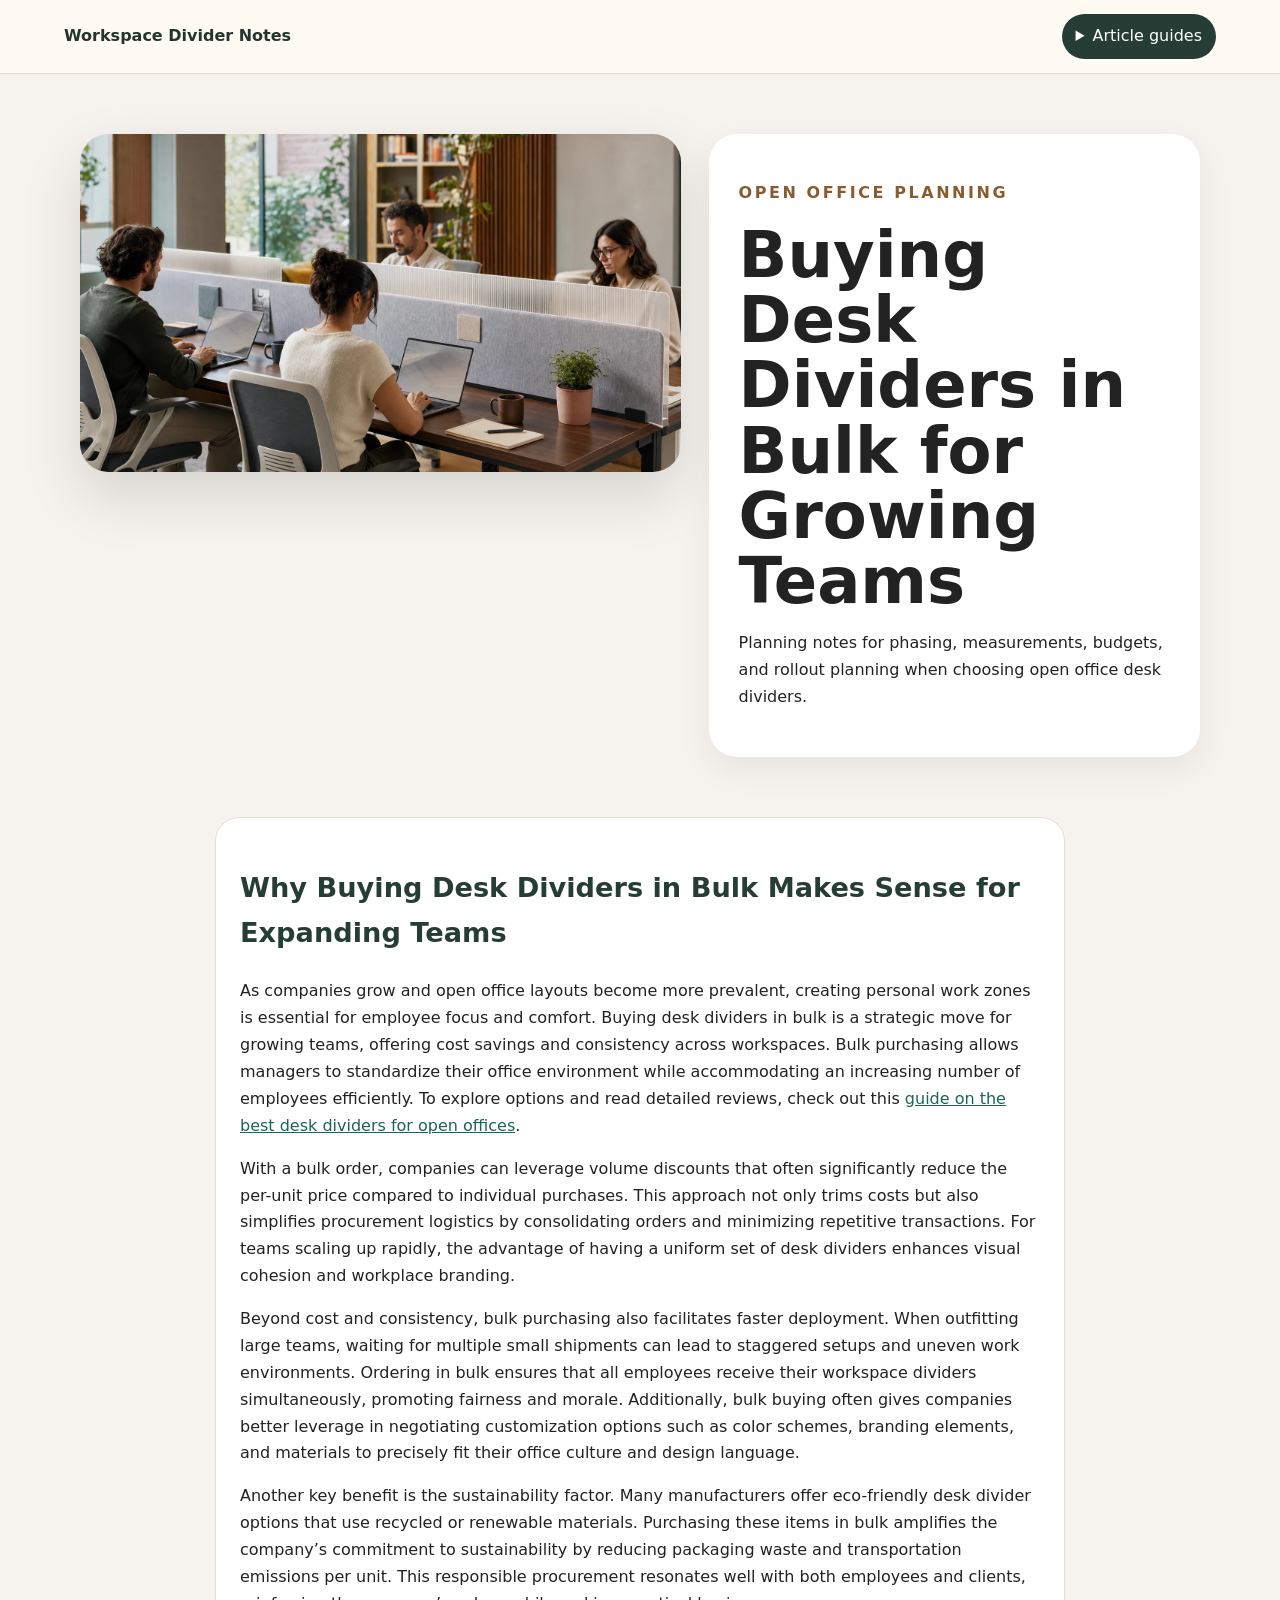
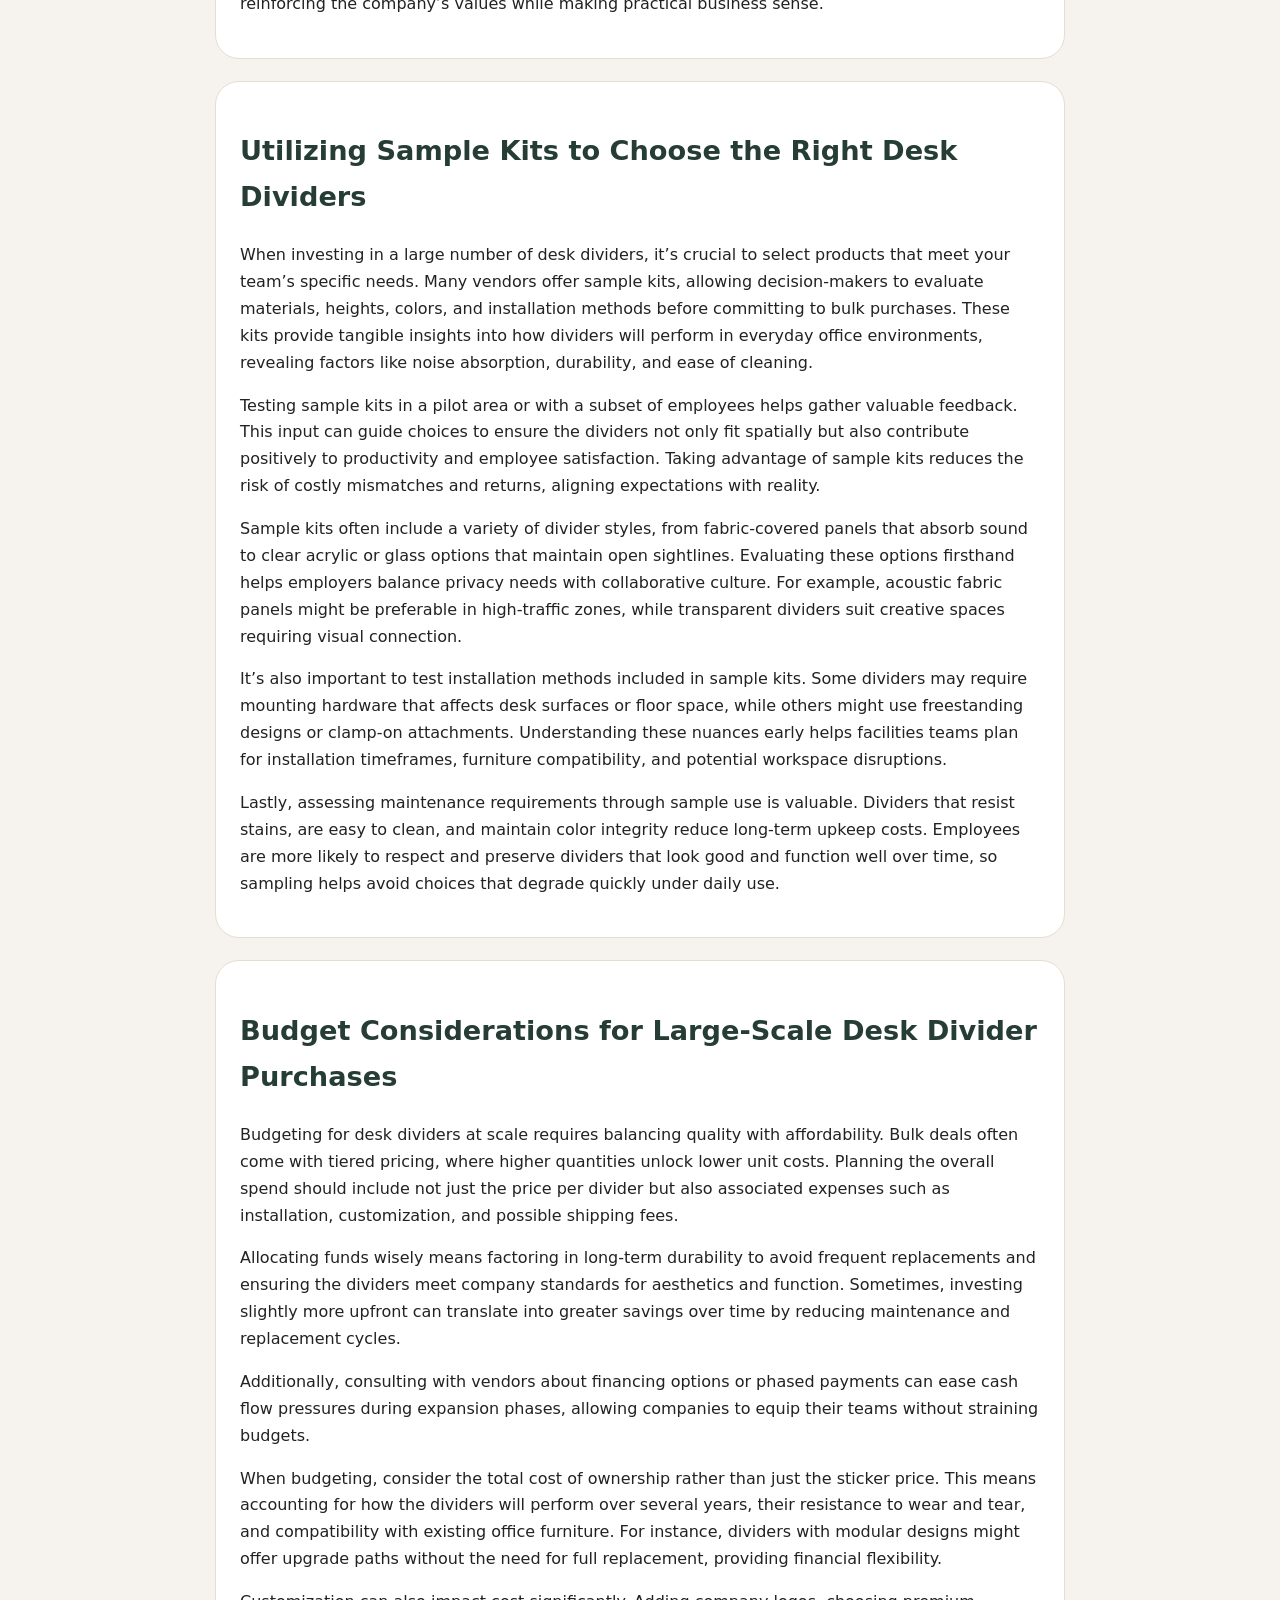
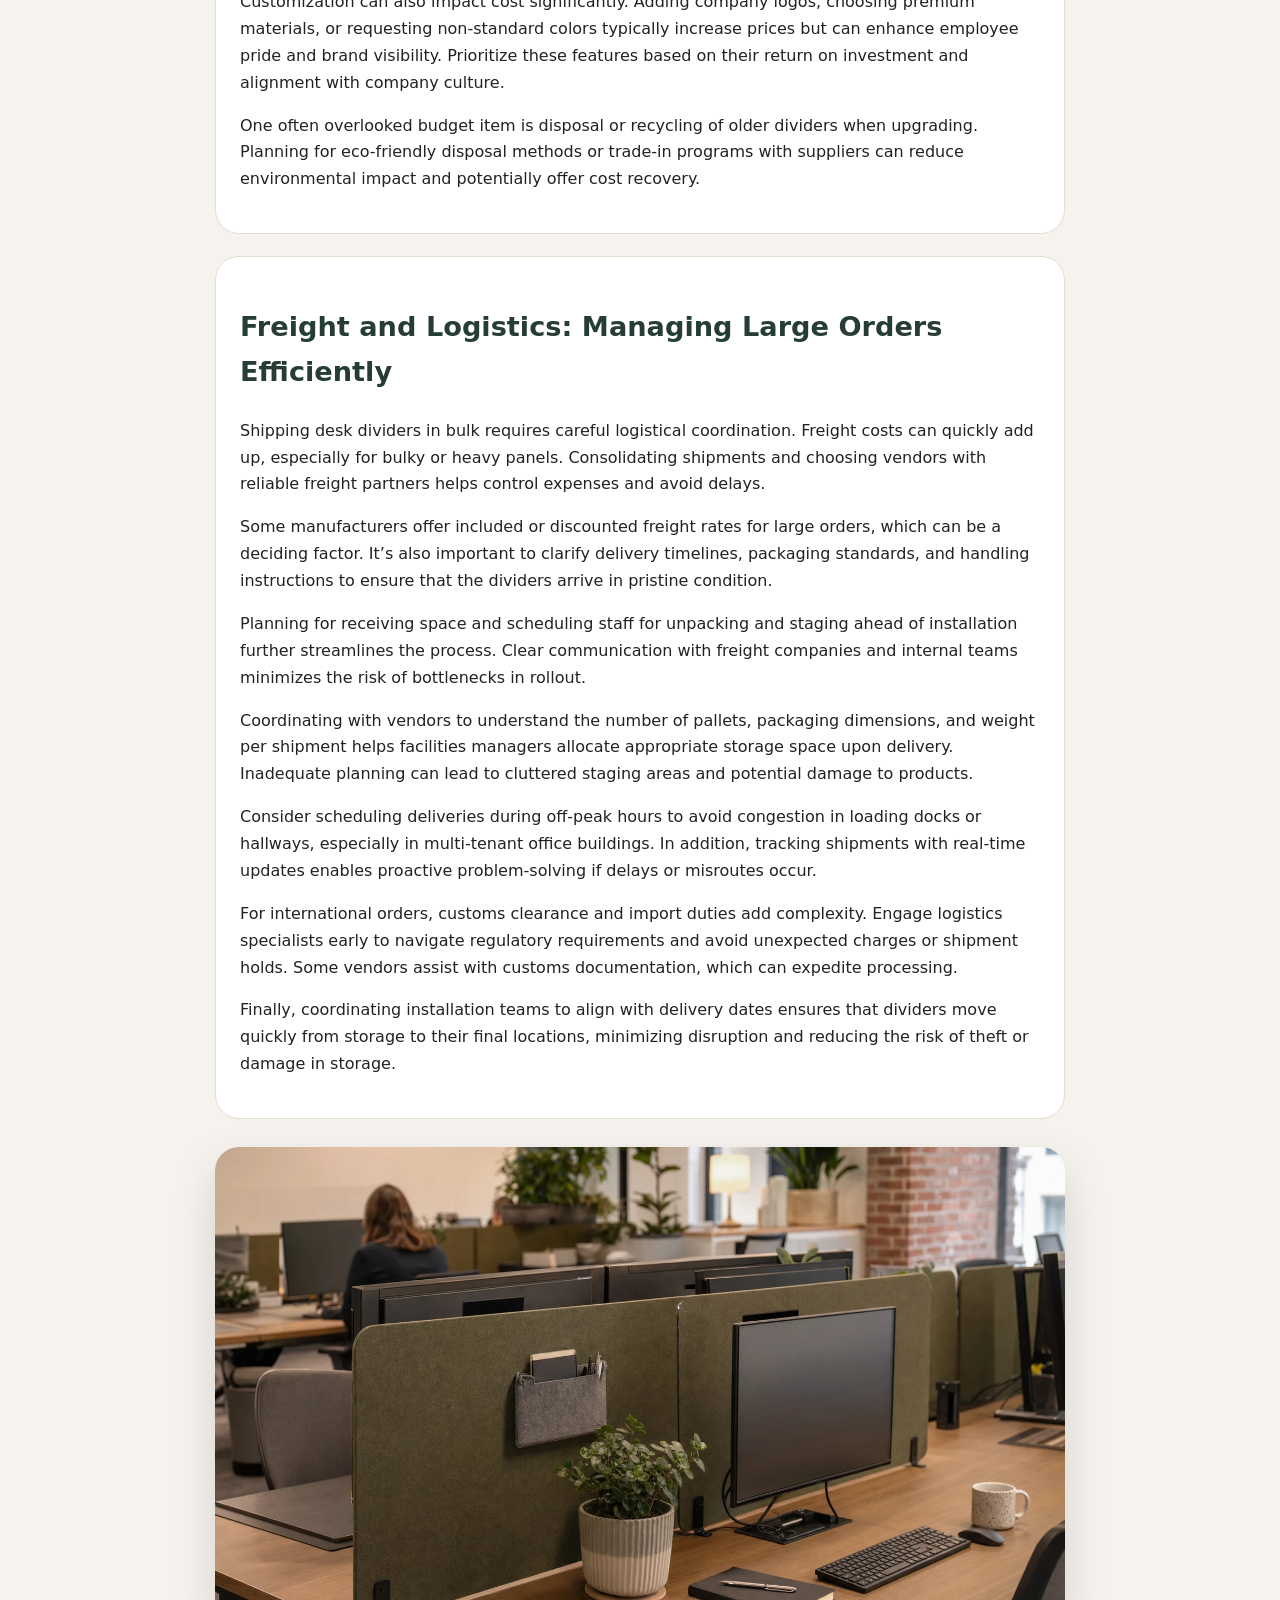
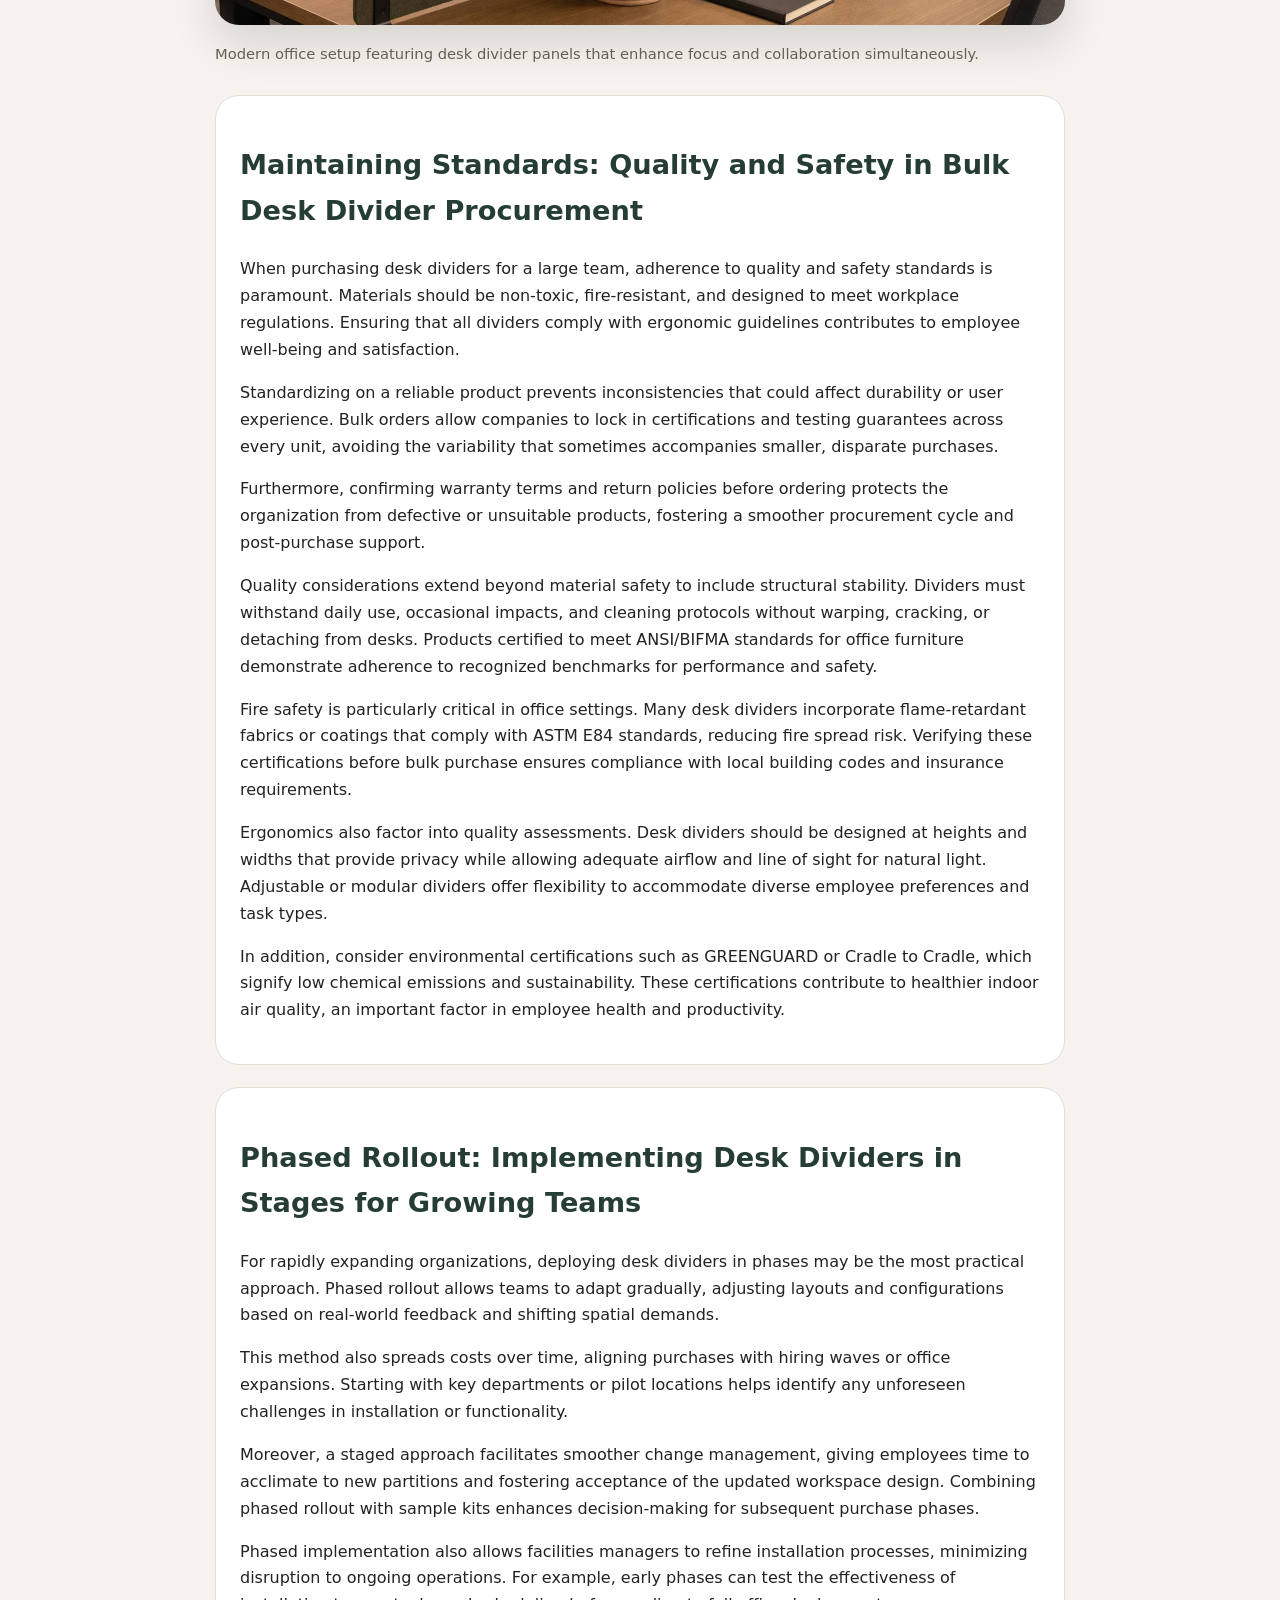
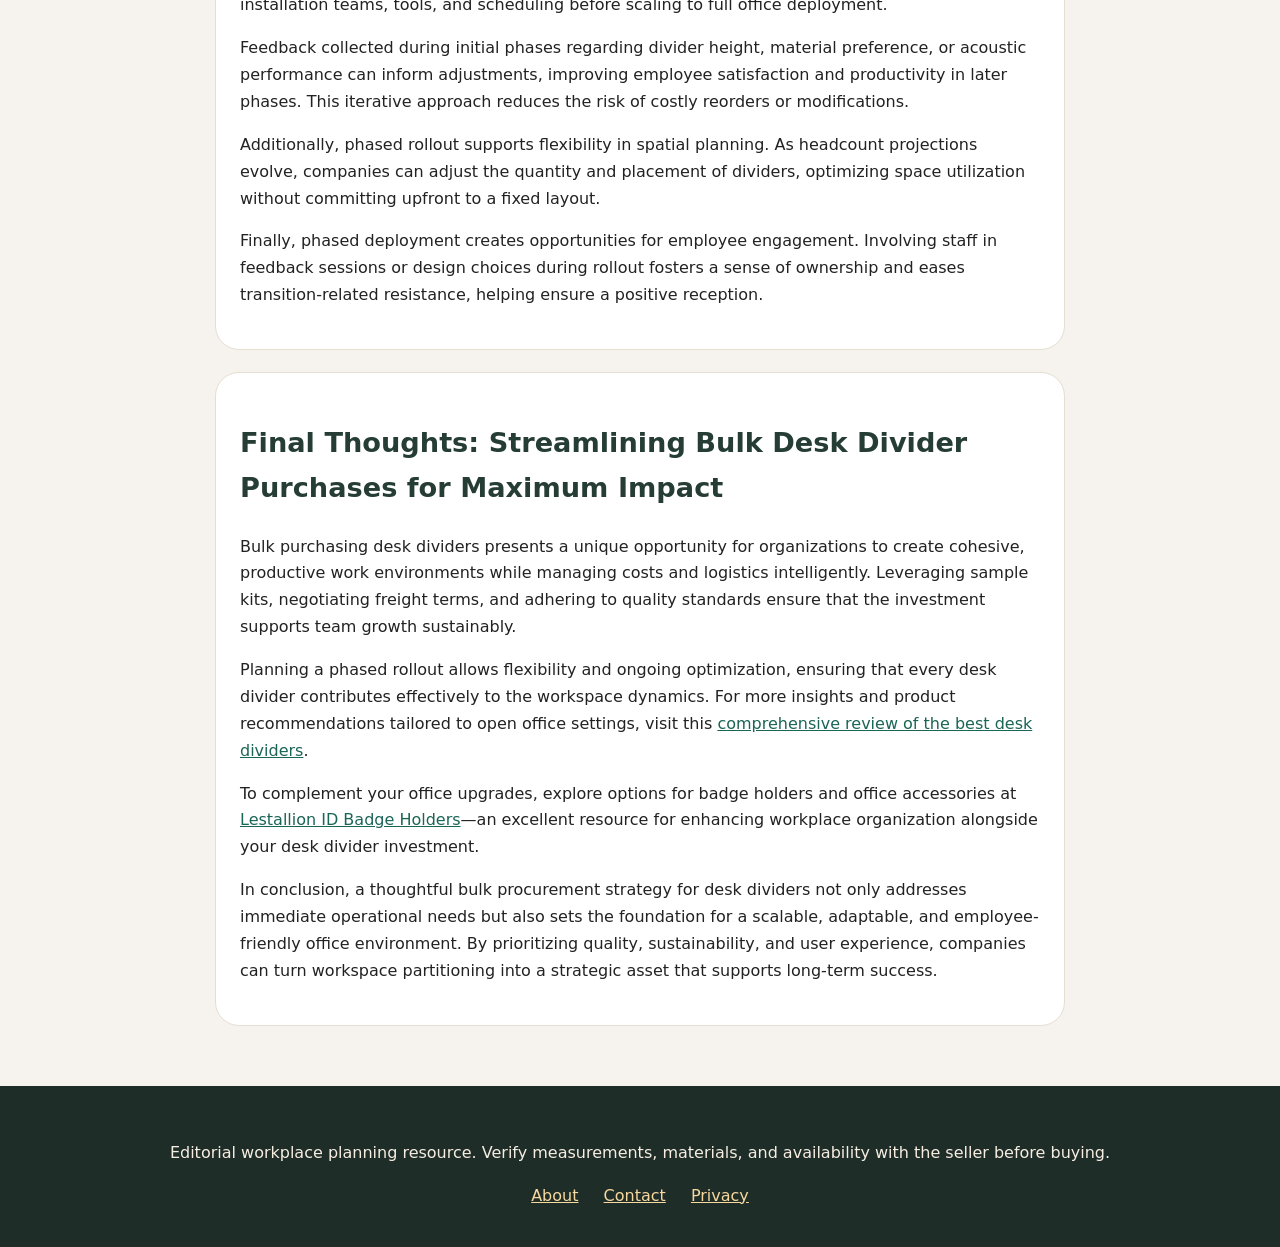
<file: buying-in-bulk.html>
<!DOCTYPE html>

<html lang="en"><head><meta charset="utf-8"/><meta content="width=device-width,initial-scale=1" name="viewport"/><title>Buying Desk Dividers in Bulk for Growing Teams</title><meta content="Practical workplace planning notes for buying desk dividers in bulk for growing teams, with desk measurements, privacy tradeoffs, cleaning, and rollout guidance." name="description"/><link href="https://armaragex.github.io/lestallion-desk-dividers-open-offices-294/" rel="canonical"/><link href="style.css" rel="stylesheet"/><script type="application/ld+json">{"@context":"https://schema.org","@type":"Article","headline":"Buying Desk Dividers in Bulk for Growing Teams"}</script></head><body><header class="top"><a class="brand" href="index.html">Workspace Divider Notes</a><details><summary>Article guides</summary><ul><li><a href="index.html">Main guide</a></li><li><a href="acoustic-focus-zones.html">Desk Dividers for Acoustic Focus Zones</a></li><li><a href="shared-bench-layouts.html">Desk Dividers for Shared Bench Layouts</a></li><li><a href="privacy-without-isolation.html">Privacy Without Isolation in Open Offices</a></li><li><a href="materials-and-cleaning.html">Desk Divider Materials, Cleaning, and Durability</a></li><li><a href="reception-training-rooms.html">Desk Dividers for Reception, Training Rooms, and Flex Desks</a></li><li><a href="buying-in-bulk.html">Buying Desk Dividers in Bulk for Growing Teams</a></li></ul></details></header><main><section class="hero"><img alt="Open office desks with tasteful privacy dividers" src="assets/hero.webp"/><div><p class="eyebrow">Open office planning</p><h1>Buying Desk Dividers in Bulk for Growing Teams</h1><p>Planning notes for phasing, measurements, budgets, and rollout planning when choosing open office desk dividers.</p></div></section><article>
<section class="card">
<h2>Why Buying Desk Dividers in Bulk Makes Sense for Expanding Teams</h2>
<p>As companies grow and open office layouts become more prevalent, creating personal work zones is essential for employee focus and comfort. Buying desk dividers in bulk is a strategic move for growing teams, offering cost savings and consistency across workspaces. Bulk purchasing allows managers to standardize their office environment while accommodating an increasing number of employees efficiently. To explore options and read detailed reviews, check out this <a href="https://lestallion.com/blogs/product-reviews/best-desk-dividers-for-open-offices" rel="noopener noreferrer" target="_blank">guide on the best desk dividers for open offices</a>.</p>
<p>With a bulk order, companies can leverage volume discounts that often significantly reduce the per-unit price compared to individual purchases. This approach not only trims costs but also simplifies procurement logistics by consolidating orders and minimizing repetitive transactions. For teams scaling up rapidly, the advantage of having a uniform set of desk dividers enhances visual cohesion and workplace branding.</p>
<p>Beyond cost and consistency, bulk purchasing also facilitates faster deployment. When outfitting large teams, waiting for multiple small shipments can lead to staggered setups and uneven work environments. Ordering in bulk ensures that all employees receive their workspace dividers simultaneously, promoting fairness and morale. Additionally, bulk buying often gives companies better leverage in negotiating customization options such as color schemes, branding elements, and materials to precisely fit their office culture and design language.</p>
<p>Another key benefit is the sustainability factor. Many manufacturers offer eco-friendly desk divider options that use recycled or renewable materials. Purchasing these items in bulk amplifies the company’s commitment to sustainability by reducing packaging waste and transportation emissions per unit. This responsible procurement resonates well with both employees and clients, reinforcing the company’s values while making practical business sense.</p>
</section>
<section class="card">
<h2>Utilizing Sample Kits to Choose the Right Desk Dividers</h2>
<p>When investing in a large number of desk dividers, it’s crucial to select products that meet your team’s specific needs. Many vendors offer sample kits, allowing decision-makers to evaluate materials, heights, colors, and installation methods before committing to bulk purchases. These kits provide tangible insights into how dividers will perform in everyday office environments, revealing factors like noise absorption, durability, and ease of cleaning.</p>
<p>Testing sample kits in a pilot area or with a subset of employees helps gather valuable feedback. This input can guide choices to ensure the dividers not only fit spatially but also contribute positively to productivity and employee satisfaction. Taking advantage of sample kits reduces the risk of costly mismatches and returns, aligning expectations with reality.</p>
<p>Sample kits often include a variety of divider styles, from fabric-covered panels that absorb sound to clear acrylic or glass options that maintain open sightlines. Evaluating these options firsthand helps employers balance privacy needs with collaborative culture. For example, acoustic fabric panels might be preferable in high-traffic zones, while transparent dividers suit creative spaces requiring visual connection.</p>
<p>It’s also important to test installation methods included in sample kits. Some dividers may require mounting hardware that affects desk surfaces or floor space, while others might use freestanding designs or clamp-on attachments. Understanding these nuances early helps facilities teams plan for installation timeframes, furniture compatibility, and potential workspace disruptions.</p>
<p>Lastly, assessing maintenance requirements through sample use is valuable. Dividers that resist stains, are easy to clean, and maintain color integrity reduce long-term upkeep costs. Employees are more likely to respect and preserve dividers that look good and function well over time, so sampling helps avoid choices that degrade quickly under daily use.</p>
</section>
<section class="card">
<h2>Budget Considerations for Large-Scale Desk Divider Purchases</h2>
<p>Budgeting for desk dividers at scale requires balancing quality with affordability. Bulk deals often come with tiered pricing, where higher quantities unlock lower unit costs. Planning the overall spend should include not just the price per divider but also associated expenses such as installation, customization, and possible shipping fees.</p>
<p>Allocating funds wisely means factoring in long-term durability to avoid frequent replacements and ensuring the dividers meet company standards for aesthetics and function. Sometimes, investing slightly more upfront can translate into greater savings over time by reducing maintenance and replacement cycles.</p>
<p>Additionally, consulting with vendors about financing options or phased payments can ease cash flow pressures during expansion phases, allowing companies to equip their teams without straining budgets.</p>
<p>When budgeting, consider the total cost of ownership rather than just the sticker price. This means accounting for how the dividers will perform over several years, their resistance to wear and tear, and compatibility with existing office furniture. For instance, dividers with modular designs might offer upgrade paths without the need for full replacement, providing financial flexibility.</p>
<p>Customization can also impact cost significantly. Adding company logos, choosing premium materials, or requesting non-standard colors typically increase prices but can enhance employee pride and brand visibility. Prioritize these features based on their return on investment and alignment with company culture.</p>
<p>One often overlooked budget item is disposal or recycling of older dividers when upgrading. Planning for eco-friendly disposal methods or trade-in programs with suppliers can reduce environmental impact and potentially offer cost recovery.</p>
</section>
<section class="card">
<h2>Freight and Logistics: Managing Large Orders Efficiently</h2>
<p>Shipping desk dividers in bulk requires careful logistical coordination. Freight costs can quickly add up, especially for bulky or heavy panels. Consolidating shipments and choosing vendors with reliable freight partners helps control expenses and avoid delays.</p>
<p>Some manufacturers offer included or discounted freight rates for large orders, which can be a deciding factor. It’s also important to clarify delivery timelines, packaging standards, and handling instructions to ensure that the dividers arrive in pristine condition.</p>
<p>Planning for receiving space and scheduling staff for unpacking and staging ahead of installation further streamlines the process. Clear communication with freight companies and internal teams minimizes the risk of bottlenecks in rollout.</p>
<p>Coordinating with vendors to understand the number of pallets, packaging dimensions, and weight per shipment helps facilities managers allocate appropriate storage space upon delivery. Inadequate planning can lead to cluttered staging areas and potential damage to products.</p>
<p>Consider scheduling deliveries during off-peak hours to avoid congestion in loading docks or hallways, especially in multi-tenant office buildings. In addition, tracking shipments with real-time updates enables proactive problem-solving if delays or misroutes occur.</p>
<p>For international orders, customs clearance and import duties add complexity. Engage logistics specialists early to navigate regulatory requirements and avoid unexpected charges or shipment holds. Some vendors assist with customs documentation, which can expedite processing.</p>
<p>Finally, coordinating installation teams to align with delivery dates ensures that dividers move quickly from storage to their final locations, minimizing disruption and reducing the risk of theft or damage in storage.</p>
</section>
<figure class="mid">
<img alt="Team workspace with desk divider panels in daily use" src="assets/inline.webp"/>
<figcaption>Modern office setup featuring desk divider panels that enhance focus and collaboration simultaneously.</figcaption>
</figure>
<section class="card">
<h2>Maintaining Standards: Quality and Safety in Bulk Desk Divider Procurement</h2>
<p>When purchasing desk dividers for a large team, adherence to quality and safety standards is paramount. Materials should be non-toxic, fire-resistant, and designed to meet workplace regulations. Ensuring that all dividers comply with ergonomic guidelines contributes to employee well-being and satisfaction.</p>
<p>Standardizing on a reliable product prevents inconsistencies that could affect durability or user experience. Bulk orders allow companies to lock in certifications and testing guarantees across every unit, avoiding the variability that sometimes accompanies smaller, disparate purchases.</p>
<p>Furthermore, confirming warranty terms and return policies before ordering protects the organization from defective or unsuitable products, fostering a smoother procurement cycle and post-purchase support.</p>
<p>Quality considerations extend beyond material safety to include structural stability. Dividers must withstand daily use, occasional impacts, and cleaning protocols without warping, cracking, or detaching from desks. Products certified to meet ANSI/BIFMA standards for office furniture demonstrate adherence to recognized benchmarks for performance and safety.</p>
<p>Fire safety is particularly critical in office settings. Many desk dividers incorporate flame-retardant fabrics or coatings that comply with ASTM E84 standards, reducing fire spread risk. Verifying these certifications before bulk purchase ensures compliance with local building codes and insurance requirements.</p>
<p>Ergonomics also factor into quality assessments. Desk dividers should be designed at heights and widths that provide privacy while allowing adequate airflow and line of sight for natural light. Adjustable or modular dividers offer flexibility to accommodate diverse employee preferences and task types.</p>
<p>In addition, consider environmental certifications such as GREENGUARD or Cradle to Cradle, which signify low chemical emissions and sustainability. These certifications contribute to healthier indoor air quality, an important factor in employee health and productivity.</p>
</section>
<section class="card">
<h2>Phased Rollout: Implementing Desk Dividers in Stages for Growing Teams</h2>
<p>For rapidly expanding organizations, deploying desk dividers in phases may be the most practical approach. Phased rollout allows teams to adapt gradually, adjusting layouts and configurations based on real-world feedback and shifting spatial demands.</p>
<p>This method also spreads costs over time, aligning purchases with hiring waves or office expansions. Starting with key departments or pilot locations helps identify any unforeseen challenges in installation or functionality.</p>
<p>Moreover, a staged approach facilitates smoother change management, giving employees time to acclimate to new partitions and fostering acceptance of the updated workspace design. Combining phased rollout with sample kits enhances decision-making for subsequent purchase phases.</p>
<p>Phased implementation also allows facilities managers to refine installation processes, minimizing disruption to ongoing operations. For example, early phases can test the effectiveness of installation teams, tools, and scheduling before scaling to full office deployment.</p>
<p>Feedback collected during initial phases regarding divider height, material preference, or acoustic performance can inform adjustments, improving employee satisfaction and productivity in later phases. This iterative approach reduces the risk of costly reorders or modifications.</p>
<p>Additionally, phased rollout supports flexibility in spatial planning. As headcount projections evolve, companies can adjust the quantity and placement of dividers, optimizing space utilization without committing upfront to a fixed layout.</p>
<p>Finally, phased deployment creates opportunities for employee engagement. Involving staff in feedback sessions or design choices during rollout fosters a sense of ownership and eases transition-related resistance, helping ensure a positive reception.</p>
</section>
<section class="card">
<h2>Final Thoughts: Streamlining Bulk Desk Divider Purchases for Maximum Impact</h2>
<p>Bulk purchasing desk dividers presents a unique opportunity for organizations to create cohesive, productive work environments while managing costs and logistics intelligently. Leveraging sample kits, negotiating freight terms, and adhering to quality standards ensure that the investment supports team growth sustainably.</p>
<p>Planning a phased rollout allows flexibility and ongoing optimization, ensuring that every desk divider contributes effectively to the workspace dynamics. For more insights and product recommendations tailored to open office settings, visit this <a href="https://lestallion.com/blogs/product-reviews/best-desk-dividers-for-open-offices" rel="noopener noreferrer" target="_blank">comprehensive review of the best desk dividers</a>.</p>
<p>To complement your office upgrades, explore options for badge holders and office accessories at <a href="https://lestallion-id-badge-holders-293.onrender.com/index.html" rel="noopener noreferrer" target="_blank">Lestallion ID Badge Holders</a>—an excellent resource for enhancing workplace organization alongside your desk divider investment.</p>
<p>In conclusion, a thoughtful bulk procurement strategy for desk dividers not only addresses immediate operational needs but also sets the foundation for a scalable, adaptable, and employee-friendly office environment. By prioritizing quality, sustainability, and user experience, companies can turn workspace partitioning into a strategic asset that supports long-term success.</p>
</section>
</article></main><footer><p>Editorial workplace planning resource. Verify measurements, materials, and availability with the seller before buying.</p><a href="about.html">About</a> <a href="contact.html">Contact</a> <a href="privacy.html">Privacy</a></footer></body></html>
</file>
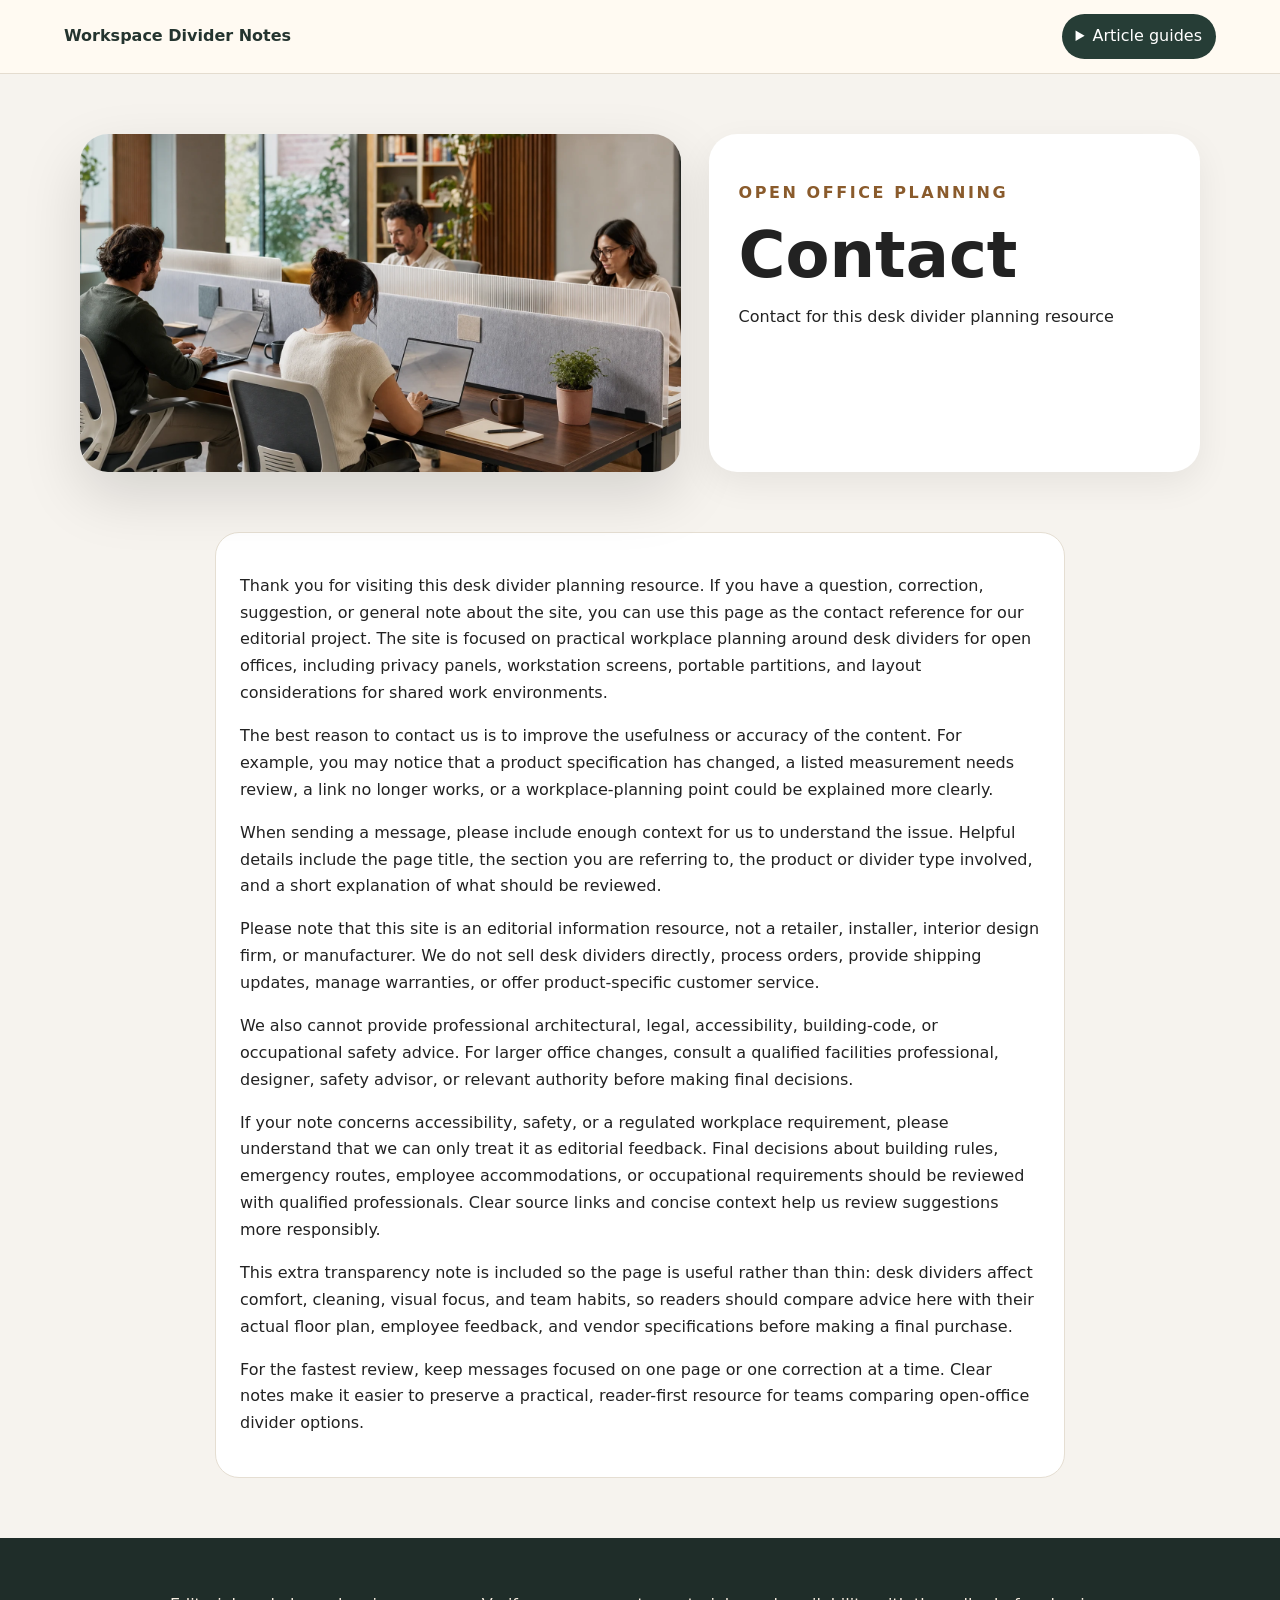
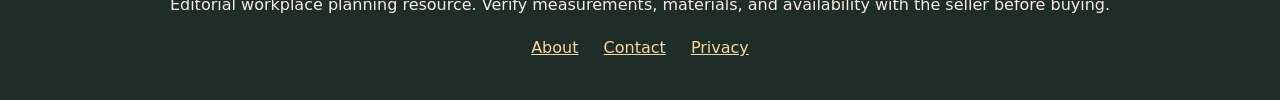
<file: contact.html>
<!DOCTYPE html>

<html lang="en"><head><meta charset="utf-8"/><meta content="width=device-width,initial-scale=1" name="viewport"/><title>Contact</title><meta content="Contact for this desk divider planning resource" name="description"/><link href="https://armaragex.github.io/lestallion-desk-dividers-open-offices-294/" rel="canonical"/><link href="style.css" rel="stylesheet"/><script type="application/ld+json">{"@context":"https://schema.org","@type":"Article","headline":"Contact"}</script></head><body><header class="top"><a class="brand" href="index.html">Workspace Divider Notes</a><details><summary>Article guides</summary><ul><li><a href="index.html">Main guide</a></li><li><a href="acoustic-focus-zones.html">Desk Dividers for Acoustic Focus Zones</a></li><li><a href="shared-bench-layouts.html">Desk Dividers for Shared Bench Layouts</a></li><li><a href="privacy-without-isolation.html">Privacy Without Isolation in Open Offices</a></li><li><a href="materials-and-cleaning.html">Desk Divider Materials, Cleaning, and Durability</a></li><li><a href="reception-training-rooms.html">Desk Dividers for Reception, Training Rooms, and Flex Desks</a></li><li><a href="buying-in-bulk.html">Buying Desk Dividers in Bulk for Growing Teams</a></li></ul></details></header><main><section class="hero"><img alt="Open office desks with tasteful privacy dividers" src="assets/hero.webp"/><div><p class="eyebrow">Open office planning</p><h1>Contact</h1><p>Contact for this desk divider planning resource</p></div></section><article><section class="card"><p>Thank you for visiting this desk divider planning resource. If you have a question, correction, suggestion, or general note about the site, you can use this page as the contact reference for our editorial project. The site is focused on practical workplace planning around desk dividers for open offices, including privacy panels, workstation screens, portable partitions, and layout considerations for shared work environments.</p><p>The best reason to contact us is to improve the usefulness or accuracy of the content. For example, you may notice that a product specification has changed, a listed measurement needs review, a link no longer works, or a workplace-planning point could be explained more clearly.</p><p>When sending a message, please include enough context for us to understand the issue. Helpful details include the page title, the section you are referring to, the product or divider type involved, and a short explanation of what should be reviewed.</p><p>Please note that this site is an editorial information resource, not a retailer, installer, interior design firm, or manufacturer. We do not sell desk dividers directly, process orders, provide shipping updates, manage warranties, or offer product-specific customer service.</p><p>We also cannot provide professional architectural, legal, accessibility, building-code, or occupational safety advice. For larger office changes, consult a qualified facilities professional, designer, safety advisor, or relevant authority before making final decisions.</p><p>If your note concerns accessibility, safety, or a regulated workplace requirement, please understand that we can only treat it as editorial feedback. Final decisions about building rules, emergency routes, employee accommodations, or occupational requirements should be reviewed with qualified professionals. Clear source links and concise context help us review suggestions more responsibly.</p><p> This extra transparency note is included so the page is useful rather than thin: desk dividers affect comfort, cleaning, visual focus, and team habits, so readers should compare advice here with their actual floor plan, employee feedback, and vendor specifications before making a final purchase.</p><p> For the fastest review, keep messages focused on one page or one correction at a time. Clear notes make it easier to preserve a practical, reader-first resource for teams comparing open-office divider options.</p></section></article></main><footer><p>Editorial workplace planning resource. Verify measurements, materials, and availability with the seller before buying.</p><a href="about.html">About</a> <a href="contact.html">Contact</a> <a href="privacy.html">Privacy</a></footer></body></html>
</file>
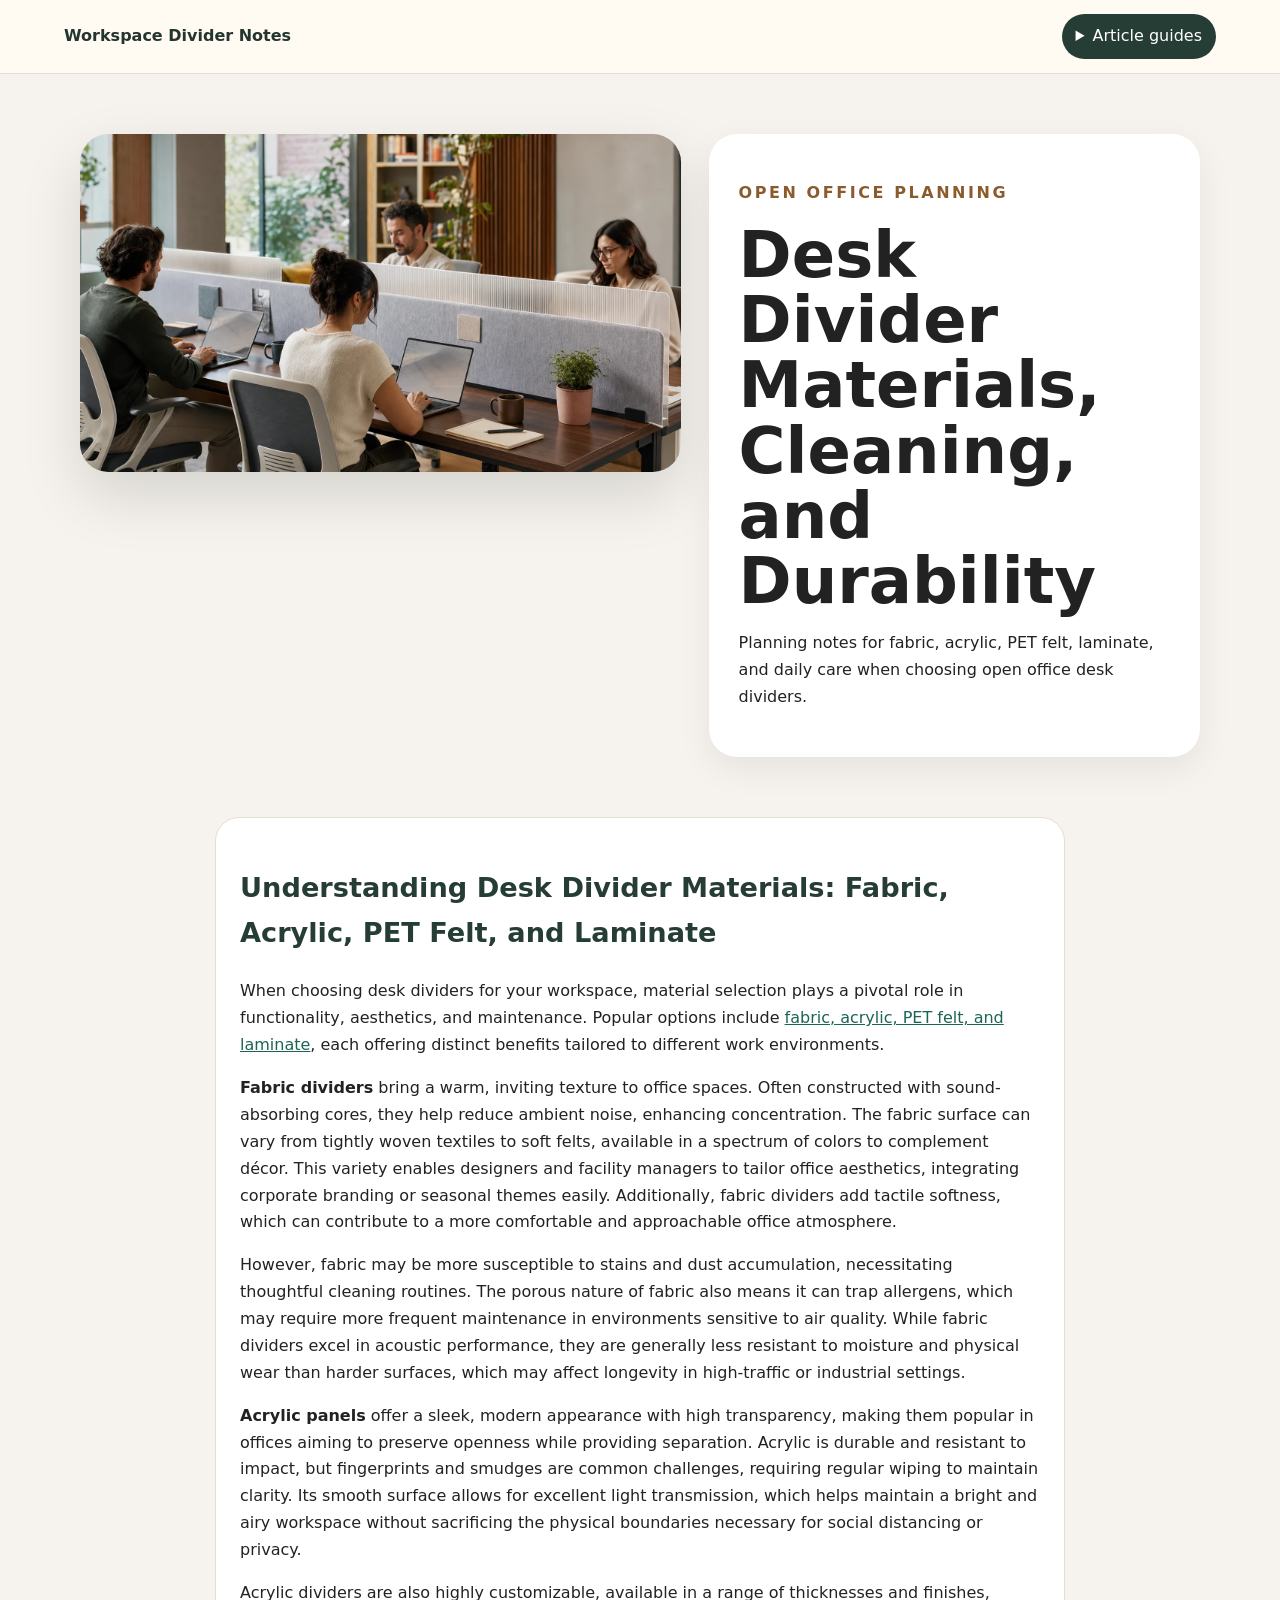
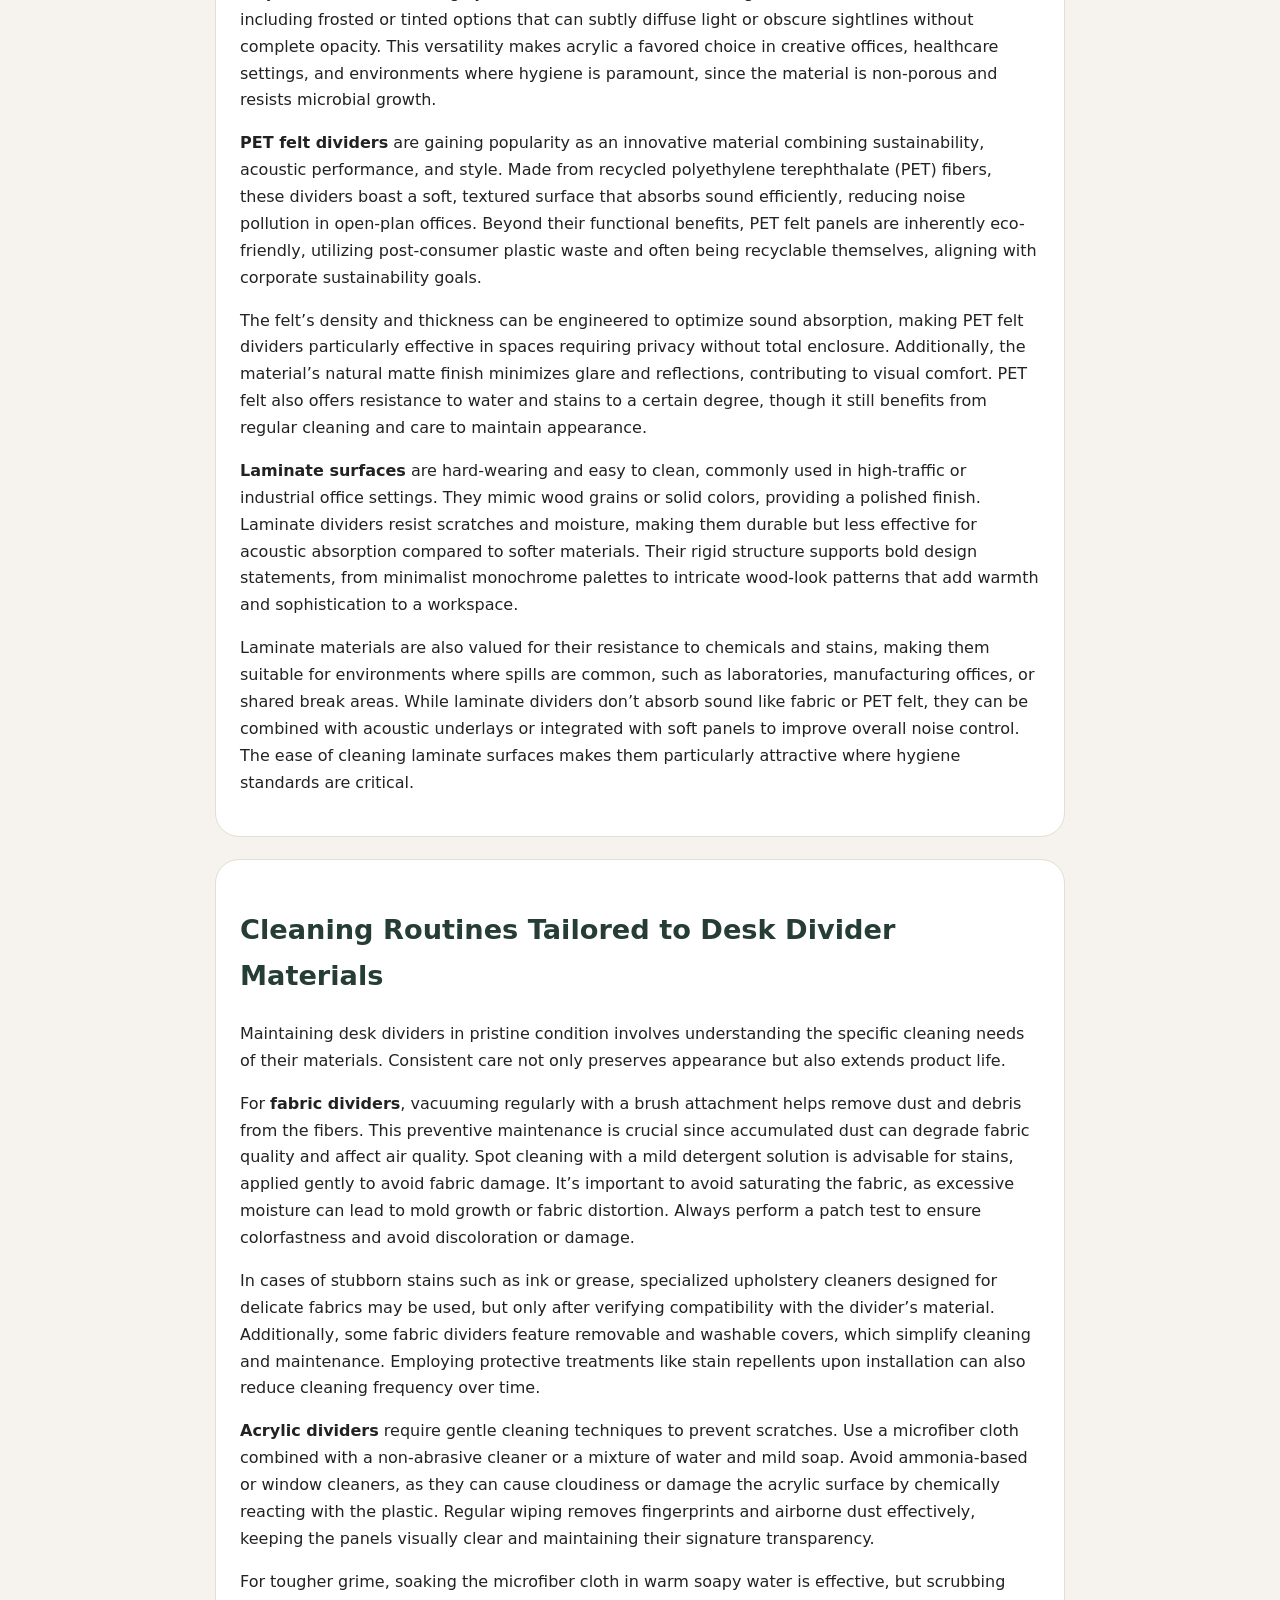
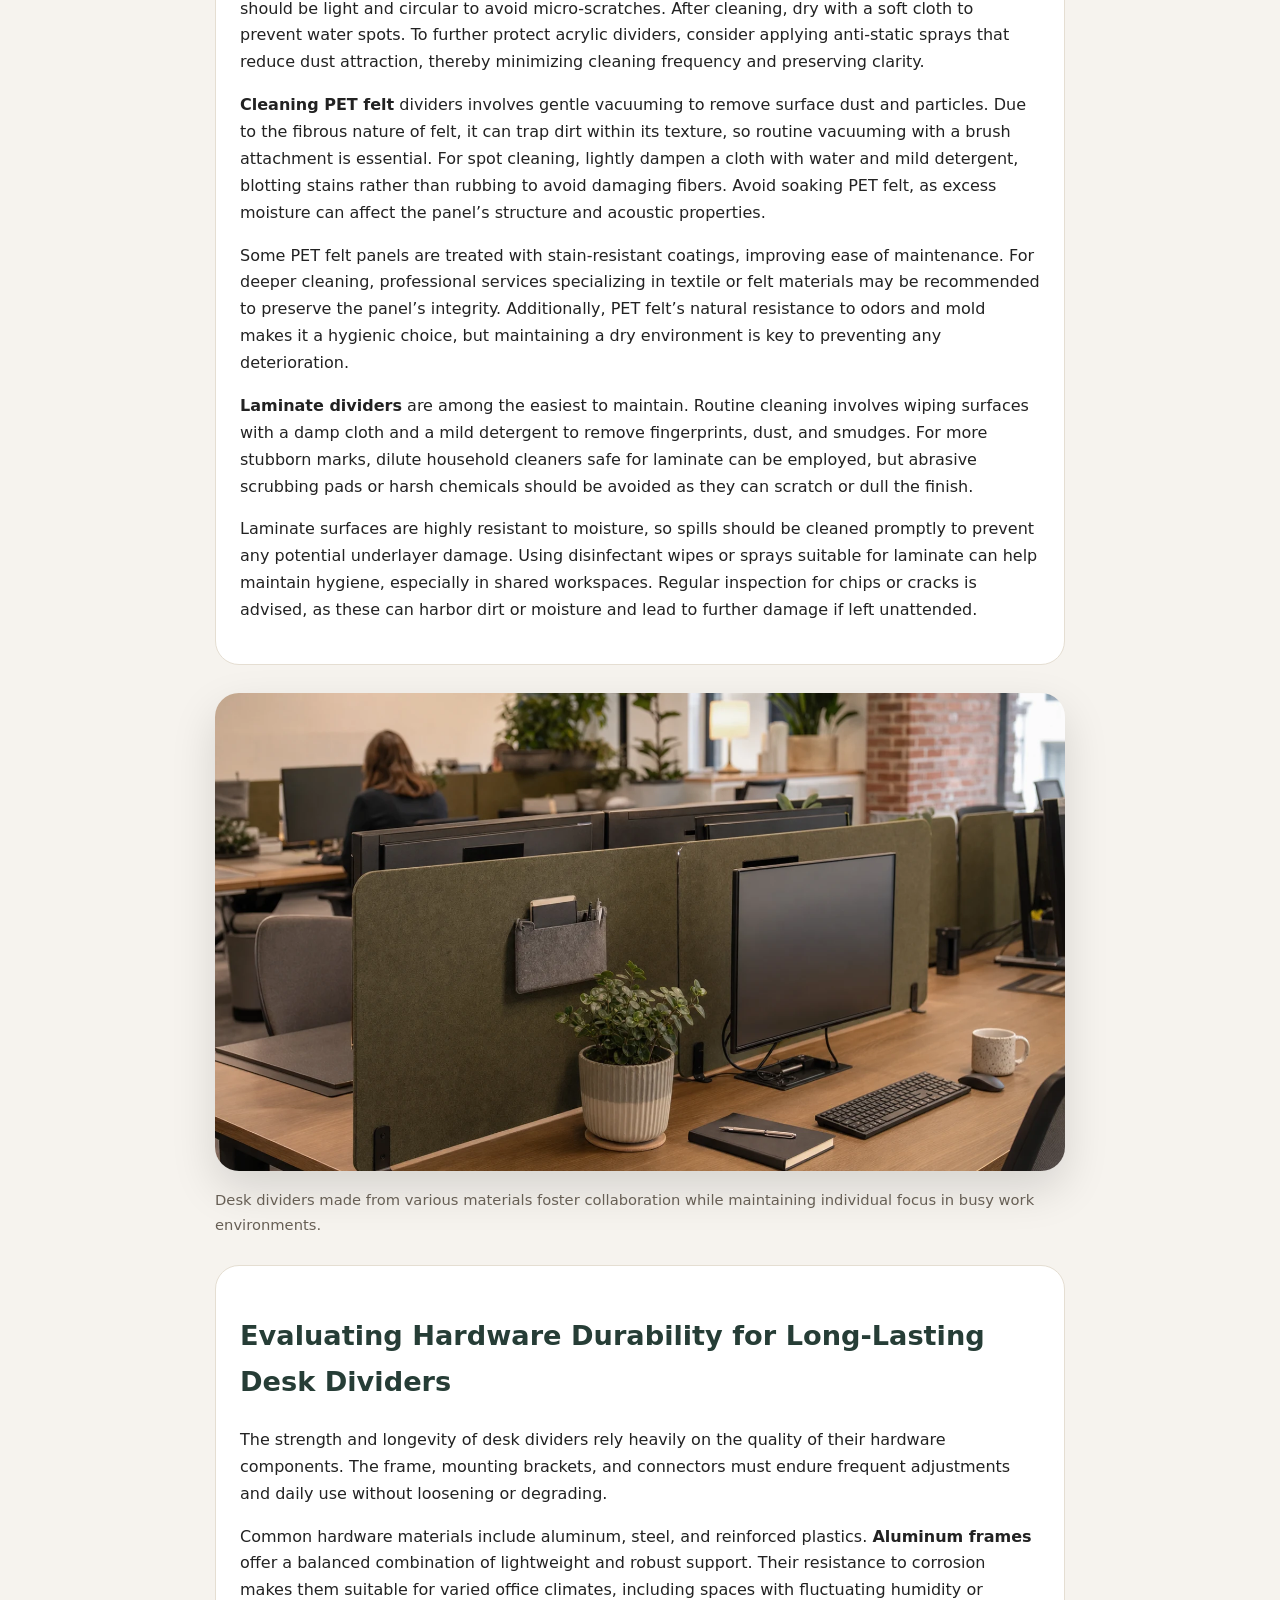
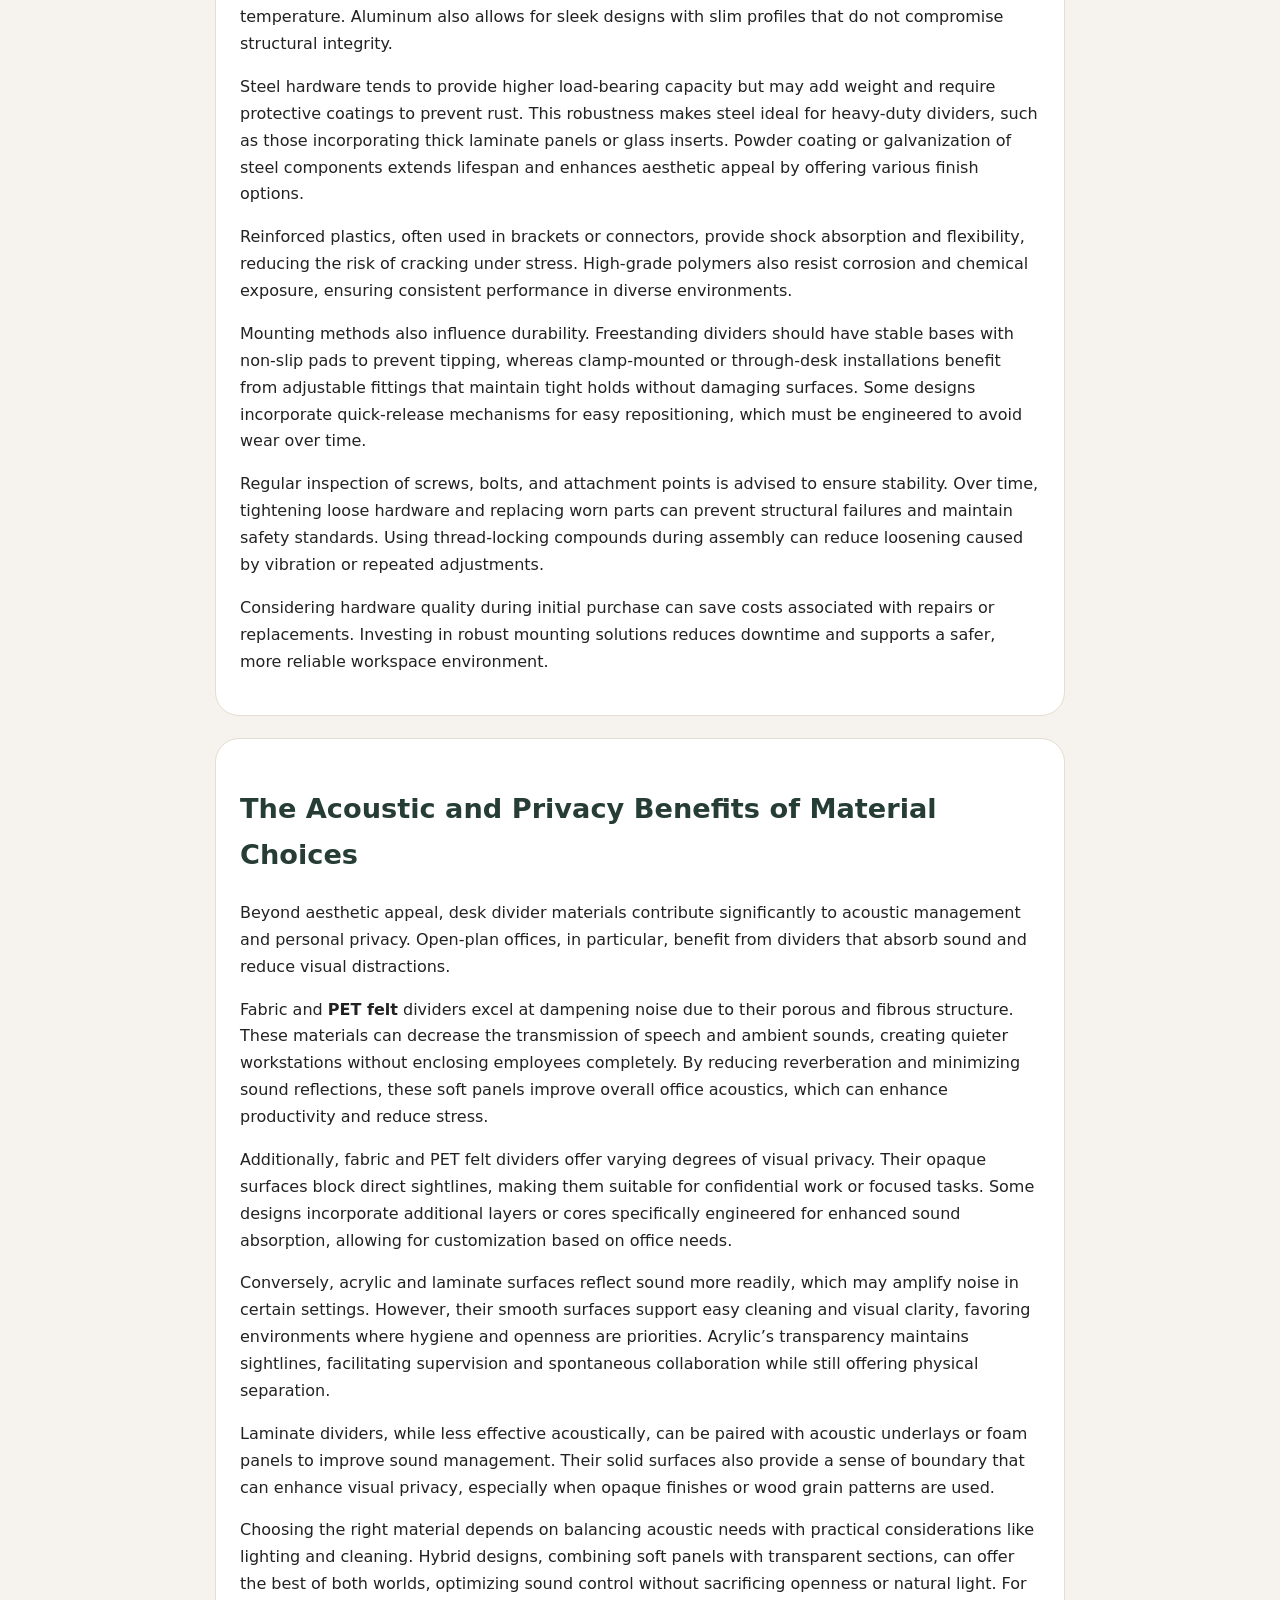
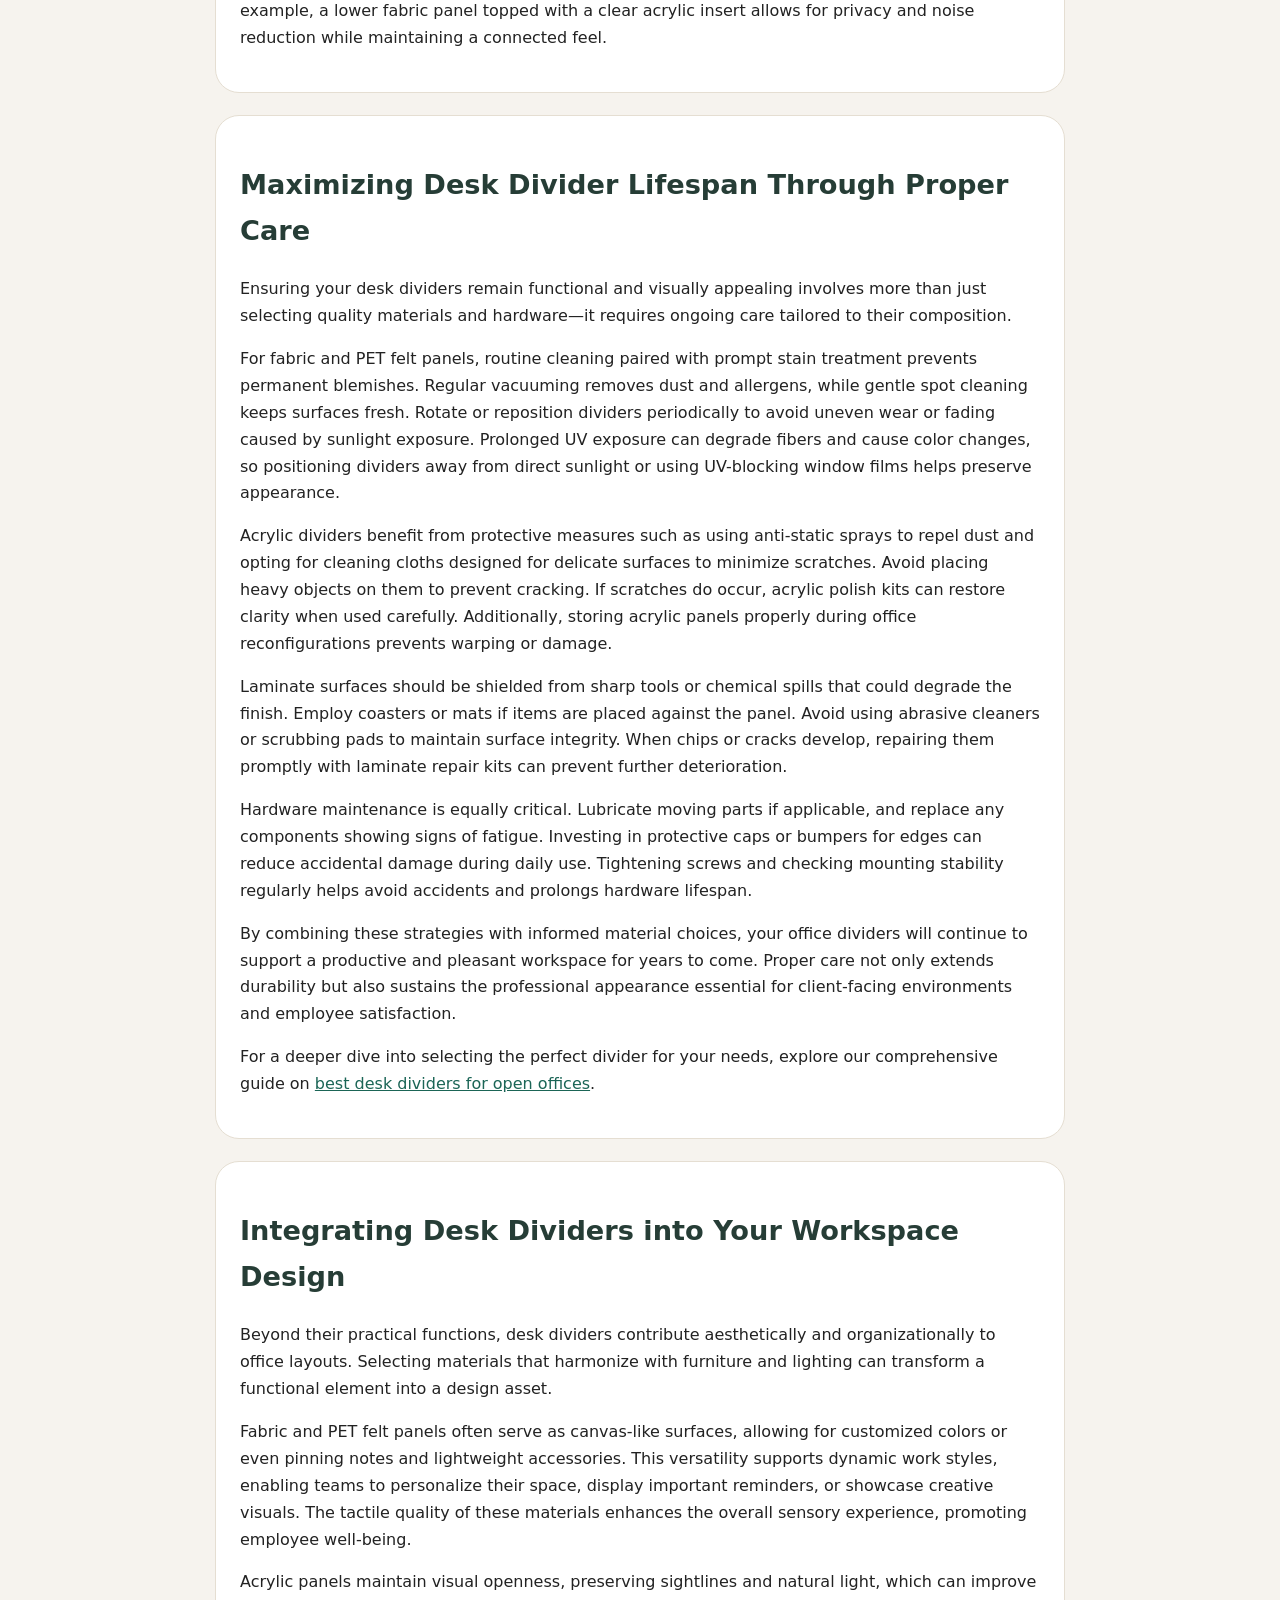
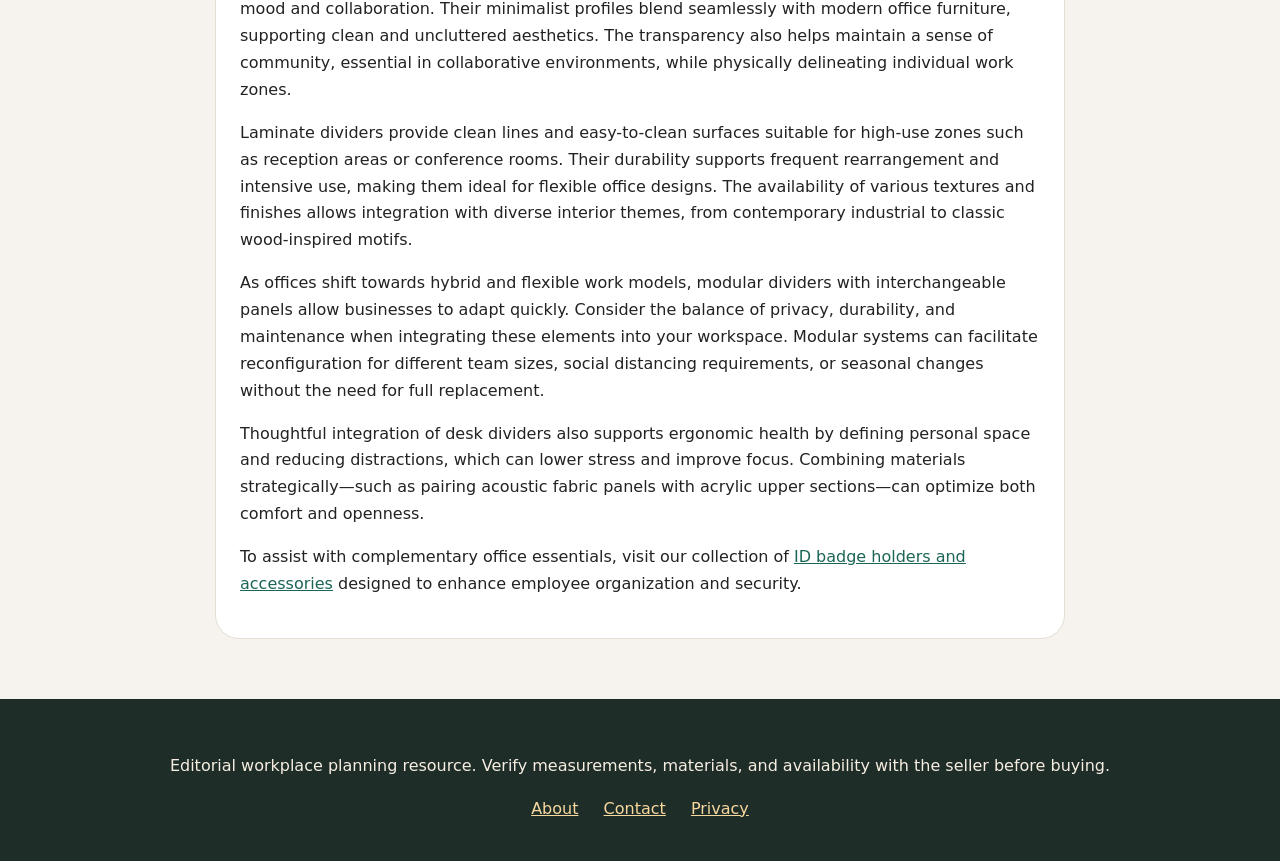
<file: materials-and-cleaning.html>
<!DOCTYPE html>

<html lang="en"><head><meta charset="utf-8"/><meta content="width=device-width,initial-scale=1" name="viewport"/><title>Desk Divider Materials, Cleaning, and Durability</title><meta content="Practical workplace planning notes for desk divider materials, cleaning, and durability, with desk measurements, privacy tradeoffs, cleaning, and rollout guidance." name="description"/><link href="https://armaragex.github.io/lestallion-desk-dividers-open-offices-294/" rel="canonical"/><link href="style.css" rel="stylesheet"/><script type="application/ld+json">{"@context":"https://schema.org","@type":"Article","headline":"Desk Divider Materials, Cleaning, and Durability"}</script></head><body><header class="top"><a class="brand" href="index.html">Workspace Divider Notes</a><details><summary>Article guides</summary><ul><li><a href="index.html">Main guide</a></li><li><a href="acoustic-focus-zones.html">Desk Dividers for Acoustic Focus Zones</a></li><li><a href="shared-bench-layouts.html">Desk Dividers for Shared Bench Layouts</a></li><li><a href="privacy-without-isolation.html">Privacy Without Isolation in Open Offices</a></li><li><a href="materials-and-cleaning.html">Desk Divider Materials, Cleaning, and Durability</a></li><li><a href="reception-training-rooms.html">Desk Dividers for Reception, Training Rooms, and Flex Desks</a></li><li><a href="buying-in-bulk.html">Buying Desk Dividers in Bulk for Growing Teams</a></li></ul></details></header><main><section class="hero"><img alt="Open office desks with tasteful privacy dividers" src="assets/hero.webp"/><div><p class="eyebrow">Open office planning</p><h1>Desk Divider Materials, Cleaning, and Durability</h1><p>Planning notes for fabric, acrylic, PET felt, laminate, and daily care when choosing open office desk dividers.</p></div></section><article>
<section class="card">
<h2>Understanding Desk Divider Materials: Fabric, Acrylic, PET Felt, and Laminate</h2>
<p>When choosing desk dividers for your workspace, material selection plays a pivotal role in functionality, aesthetics, and maintenance. Popular options include <a href="https://lestallion.com/blogs/product-reviews/best-desk-dividers-for-open-offices" rel="noopener noreferrer" target="_blank">fabric, acrylic, PET felt, and laminate</a>, each offering distinct benefits tailored to different work environments.</p>
<p><strong>Fabric dividers</strong> bring a warm, inviting texture to office spaces. Often constructed with sound-absorbing cores, they help reduce ambient noise, enhancing concentration. The fabric surface can vary from tightly woven textiles to soft felts, available in a spectrum of colors to complement décor. This variety enables designers and facility managers to tailor office aesthetics, integrating corporate branding or seasonal themes easily. Additionally, fabric dividers add tactile softness, which can contribute to a more comfortable and approachable office atmosphere.</p>
<p>However, fabric may be more susceptible to stains and dust accumulation, necessitating thoughtful cleaning routines. The porous nature of fabric also means it can trap allergens, which may require more frequent maintenance in environments sensitive to air quality. While fabric dividers excel in acoustic performance, they are generally less resistant to moisture and physical wear than harder surfaces, which may affect longevity in high-traffic or industrial settings.</p>
<p><strong>Acrylic panels</strong> offer a sleek, modern appearance with high transparency, making them popular in offices aiming to preserve openness while providing separation. Acrylic is durable and resistant to impact, but fingerprints and smudges are common challenges, requiring regular wiping to maintain clarity. Its smooth surface allows for excellent light transmission, which helps maintain a bright and airy workspace without sacrificing the physical boundaries necessary for social distancing or privacy.</p>
<p>Acrylic dividers are also highly customizable, available in a range of thicknesses and finishes, including frosted or tinted options that can subtly diffuse light or obscure sightlines without complete opacity. This versatility makes acrylic a favored choice in creative offices, healthcare settings, and environments where hygiene is paramount, since the material is non-porous and resists microbial growth.</p>
<p><strong>PET felt dividers</strong> are gaining popularity as an innovative material combining sustainability, acoustic performance, and style. Made from recycled polyethylene terephthalate (PET) fibers, these dividers boast a soft, textured surface that absorbs sound efficiently, reducing noise pollution in open-plan offices. Beyond their functional benefits, PET felt panels are inherently eco-friendly, utilizing post-consumer plastic waste and often being recyclable themselves, aligning with corporate sustainability goals.</p>
<p>The felt’s density and thickness can be engineered to optimize sound absorption, making PET felt dividers particularly effective in spaces requiring privacy without total enclosure. Additionally, the material’s natural matte finish minimizes glare and reflections, contributing to visual comfort. PET felt also offers resistance to water and stains to a certain degree, though it still benefits from regular cleaning and care to maintain appearance.</p>
<p><strong>Laminate surfaces</strong> are hard-wearing and easy to clean, commonly used in high-traffic or industrial office settings. They mimic wood grains or solid colors, providing a polished finish. Laminate dividers resist scratches and moisture, making them durable but less effective for acoustic absorption compared to softer materials. Their rigid structure supports bold design statements, from minimalist monochrome palettes to intricate wood-look patterns that add warmth and sophistication to a workspace.</p>
<p>Laminate materials are also valued for their resistance to chemicals and stains, making them suitable for environments where spills are common, such as laboratories, manufacturing offices, or shared break areas. While laminate dividers don’t absorb sound like fabric or PET felt, they can be combined with acoustic underlays or integrated with soft panels to improve overall noise control. The ease of cleaning laminate surfaces makes them particularly attractive where hygiene standards are critical.</p>
</section>
<section class="card">
<h2>Cleaning Routines Tailored to Desk Divider Materials</h2>
<p>Maintaining desk dividers in pristine condition involves understanding the specific cleaning needs of their materials. Consistent care not only preserves appearance but also extends product life.</p>
<p>For <strong>fabric dividers</strong>, vacuuming regularly with a brush attachment helps remove dust and debris from the fibers. This preventive maintenance is crucial since accumulated dust can degrade fabric quality and affect air quality. Spot cleaning with a mild detergent solution is advisable for stains, applied gently to avoid fabric damage. It’s important to avoid saturating the fabric, as excessive moisture can lead to mold growth or fabric distortion. Always perform a patch test to ensure colorfastness and avoid discoloration or damage.</p>
<p>In cases of stubborn stains such as ink or grease, specialized upholstery cleaners designed for delicate fabrics may be used, but only after verifying compatibility with the divider’s material. Additionally, some fabric dividers feature removable and washable covers, which simplify cleaning and maintenance. Employing protective treatments like stain repellents upon installation can also reduce cleaning frequency over time.</p>
<p><strong>Acrylic dividers</strong> require gentle cleaning techniques to prevent scratches. Use a microfiber cloth combined with a non-abrasive cleaner or a mixture of water and mild soap. Avoid ammonia-based or window cleaners, as they can cause cloudiness or damage the acrylic surface by chemically reacting with the plastic. Regular wiping removes fingerprints and airborne dust effectively, keeping the panels visually clear and maintaining their signature transparency.</p>
<p>For tougher grime, soaking the microfiber cloth in warm soapy water is effective, but scrubbing should be light and circular to avoid micro-scratches. After cleaning, dry with a soft cloth to prevent water spots. To further protect acrylic dividers, consider applying anti-static sprays that reduce dust attraction, thereby minimizing cleaning frequency and preserving clarity.</p>
<p><strong>Cleaning PET felt</strong> dividers involves gentle vacuuming to remove surface dust and particles. Due to the fibrous nature of felt, it can trap dirt within its texture, so routine vacuuming with a brush attachment is essential. For spot cleaning, lightly dampen a cloth with water and mild detergent, blotting stains rather than rubbing to avoid damaging fibers. Avoid soaking PET felt, as excess moisture can affect the panel’s structure and acoustic properties.</p>
<p>Some PET felt panels are treated with stain-resistant coatings, improving ease of maintenance. For deeper cleaning, professional services specializing in textile or felt materials may be recommended to preserve the panel’s integrity. Additionally, PET felt’s natural resistance to odors and mold makes it a hygienic choice, but maintaining a dry environment is key to preventing any deterioration.</p>
<p><strong>Laminate dividers</strong> are among the easiest to maintain. Routine cleaning involves wiping surfaces with a damp cloth and a mild detergent to remove fingerprints, dust, and smudges. For more stubborn marks, dilute household cleaners safe for laminate can be employed, but abrasive scrubbing pads or harsh chemicals should be avoided as they can scratch or dull the finish.</p>
<p>Laminate surfaces are highly resistant to moisture, so spills should be cleaned promptly to prevent any potential underlayer damage. Using disinfectant wipes or sprays suitable for laminate can help maintain hygiene, especially in shared workspaces. Regular inspection for chips or cracks is advised, as these can harbor dirt or moisture and lead to further damage if left unattended.</p>
</section>
<figure class="mid">
<img alt="Team workspace with desk divider panels in daily use" src="assets/inline.webp"/>
<figcaption>Desk dividers made from various materials foster collaboration while maintaining individual focus in busy work environments.</figcaption>
</figure>
<section class="card">
<h2>Evaluating Hardware Durability for Long-Lasting Desk Dividers</h2>
<p>The strength and longevity of desk dividers rely heavily on the quality of their hardware components. The frame, mounting brackets, and connectors must endure frequent adjustments and daily use without loosening or degrading.</p>
<p>Common hardware materials include aluminum, steel, and reinforced plastics. <strong>Aluminum frames</strong> offer a balanced combination of lightweight and robust support. Their resistance to corrosion makes them suitable for varied office climates, including spaces with fluctuating humidity or temperature. Aluminum also allows for sleek designs with slim profiles that do not compromise structural integrity.</p>
<p>Steel hardware tends to provide higher load-bearing capacity but may add weight and require protective coatings to prevent rust. This robustness makes steel ideal for heavy-duty dividers, such as those incorporating thick laminate panels or glass inserts. Powder coating or galvanization of steel components extends lifespan and enhances aesthetic appeal by offering various finish options.</p>
<p>Reinforced plastics, often used in brackets or connectors, provide shock absorption and flexibility, reducing the risk of cracking under stress. High-grade polymers also resist corrosion and chemical exposure, ensuring consistent performance in diverse environments.</p>
<p>Mounting methods also influence durability. Freestanding dividers should have stable bases with non-slip pads to prevent tipping, whereas clamp-mounted or through-desk installations benefit from adjustable fittings that maintain tight holds without damaging surfaces. Some designs incorporate quick-release mechanisms for easy repositioning, which must be engineered to avoid wear over time.</p>
<p>Regular inspection of screws, bolts, and attachment points is advised to ensure stability. Over time, tightening loose hardware and replacing worn parts can prevent structural failures and maintain safety standards. Using thread-locking compounds during assembly can reduce loosening caused by vibration or repeated adjustments.</p>
<p>Considering hardware quality during initial purchase can save costs associated with repairs or replacements. Investing in robust mounting solutions reduces downtime and supports a safer, more reliable workspace environment.</p>
</section>
<section class="card">
<h2>The Acoustic and Privacy Benefits of Material Choices</h2>
<p>Beyond aesthetic appeal, desk divider materials contribute significantly to acoustic management and personal privacy. Open-plan offices, in particular, benefit from dividers that absorb sound and reduce visual distractions.</p>
<p>Fabric and <strong>PET felt</strong> dividers excel at dampening noise due to their porous and fibrous structure. These materials can decrease the transmission of speech and ambient sounds, creating quieter workstations without enclosing employees completely. By reducing reverberation and minimizing sound reflections, these soft panels improve overall office acoustics, which can enhance productivity and reduce stress.</p>
<p>Additionally, fabric and PET felt dividers offer varying degrees of visual privacy. Their opaque surfaces block direct sightlines, making them suitable for confidential work or focused tasks. Some designs incorporate additional layers or cores specifically engineered for enhanced sound absorption, allowing for customization based on office needs.</p>
<p>Conversely, acrylic and laminate surfaces reflect sound more readily, which may amplify noise in certain settings. However, their smooth surfaces support easy cleaning and visual clarity, favoring environments where hygiene and openness are priorities. Acrylic’s transparency maintains sightlines, facilitating supervision and spontaneous collaboration while still offering physical separation.</p>
<p>Laminate dividers, while less effective acoustically, can be paired with acoustic underlays or foam panels to improve sound management. Their solid surfaces also provide a sense of boundary that can enhance visual privacy, especially when opaque finishes or wood grain patterns are used.</p>
<p>Choosing the right material depends on balancing acoustic needs with practical considerations like lighting and cleaning. Hybrid designs, combining soft panels with transparent sections, can offer the best of both worlds, optimizing sound control without sacrificing openness or natural light. For example, a lower fabric panel topped with a clear acrylic insert allows for privacy and noise reduction while maintaining a connected feel.</p>
</section>
<section class="card">
<h2>Maximizing Desk Divider Lifespan Through Proper Care</h2>
<p>Ensuring your desk dividers remain functional and visually appealing involves more than just selecting quality materials and hardware—it requires ongoing care tailored to their composition.</p>
<p>For fabric and PET felt panels, routine cleaning paired with prompt stain treatment prevents permanent blemishes. Regular vacuuming removes dust and allergens, while gentle spot cleaning keeps surfaces fresh. Rotate or reposition dividers periodically to avoid uneven wear or fading caused by sunlight exposure. Prolonged UV exposure can degrade fibers and cause color changes, so positioning dividers away from direct sunlight or using UV-blocking window films helps preserve appearance.</p>
<p>Acrylic dividers benefit from protective measures such as using anti-static sprays to repel dust and opting for cleaning cloths designed for delicate surfaces to minimize scratches. Avoid placing heavy objects on them to prevent cracking. If scratches do occur, acrylic polish kits can restore clarity when used carefully. Additionally, storing acrylic panels properly during office reconfigurations prevents warping or damage.</p>
<p>Laminate surfaces should be shielded from sharp tools or chemical spills that could degrade the finish. Employ coasters or mats if items are placed against the panel. Avoid using abrasive cleaners or scrubbing pads to maintain surface integrity. When chips or cracks develop, repairing them promptly with laminate repair kits can prevent further deterioration.</p>
<p>Hardware maintenance is equally critical. Lubricate moving parts if applicable, and replace any components showing signs of fatigue. Investing in protective caps or bumpers for edges can reduce accidental damage during daily use. Tightening screws and checking mounting stability regularly helps avoid accidents and prolongs hardware lifespan.</p>
<p>By combining these strategies with informed material choices, your office dividers will continue to support a productive and pleasant workspace for years to come. Proper care not only extends durability but also sustains the professional appearance essential for client-facing environments and employee satisfaction.</p>
<p>For a deeper dive into selecting the perfect divider for your needs, explore our comprehensive guide on <a href="https://lestallion.com/blogs/product-reviews/best-desk-dividers-for-open-offices" rel="noopener noreferrer" target="_blank">best desk dividers for open offices</a>.</p>
</section>
<section class="card">
<h2>Integrating Desk Dividers into Your Workspace Design</h2>
<p>Beyond their practical functions, desk dividers contribute aesthetically and organizationally to office layouts. Selecting materials that harmonize with furniture and lighting can transform a functional element into a design asset.</p>
<p>Fabric and PET felt panels often serve as canvas-like surfaces, allowing for customized colors or even pinning notes and lightweight accessories. This versatility supports dynamic work styles, enabling teams to personalize their space, display important reminders, or showcase creative visuals. The tactile quality of these materials enhances the overall sensory experience, promoting employee well-being.</p>
<p>Acrylic panels maintain visual openness, preserving sightlines and natural light, which can improve mood and collaboration. Their minimalist profiles blend seamlessly with modern office furniture, supporting clean and uncluttered aesthetics. The transparency also helps maintain a sense of community, essential in collaborative environments, while physically delineating individual work zones.</p>
<p>Laminate dividers provide clean lines and easy-to-clean surfaces suitable for high-use zones such as reception areas or conference rooms. Their durability supports frequent rearrangement and intensive use, making them ideal for flexible office designs. The availability of various textures and finishes allows integration with diverse interior themes, from contemporary industrial to classic wood-inspired motifs.</p>
<p>As offices shift towards hybrid and flexible work models, modular dividers with interchangeable panels allow businesses to adapt quickly. Consider the balance of privacy, durability, and maintenance when integrating these elements into your workspace. Modular systems can facilitate reconfiguration for different team sizes, social distancing requirements, or seasonal changes without the need for full replacement.</p>
<p>Thoughtful integration of desk dividers also supports ergonomic health by defining personal space and reducing distractions, which can lower stress and improve focus. Combining materials strategically—such as pairing acoustic fabric panels with acrylic upper sections—can optimize both comfort and openness.</p>
<p>To assist with complementary office essentials, visit our collection of <a href="https://lestallion-id-badge-holders-293.onrender.com/index.html" rel="noopener noreferrer" target="_blank">ID badge holders and accessories</a> designed to enhance employee organization and security.</p>
</section>
</article></main><footer><p>Editorial workplace planning resource. Verify measurements, materials, and availability with the seller before buying.</p><a href="about.html">About</a> <a href="contact.html">Contact</a> <a href="privacy.html">Privacy</a></footer></body></html>
</file>
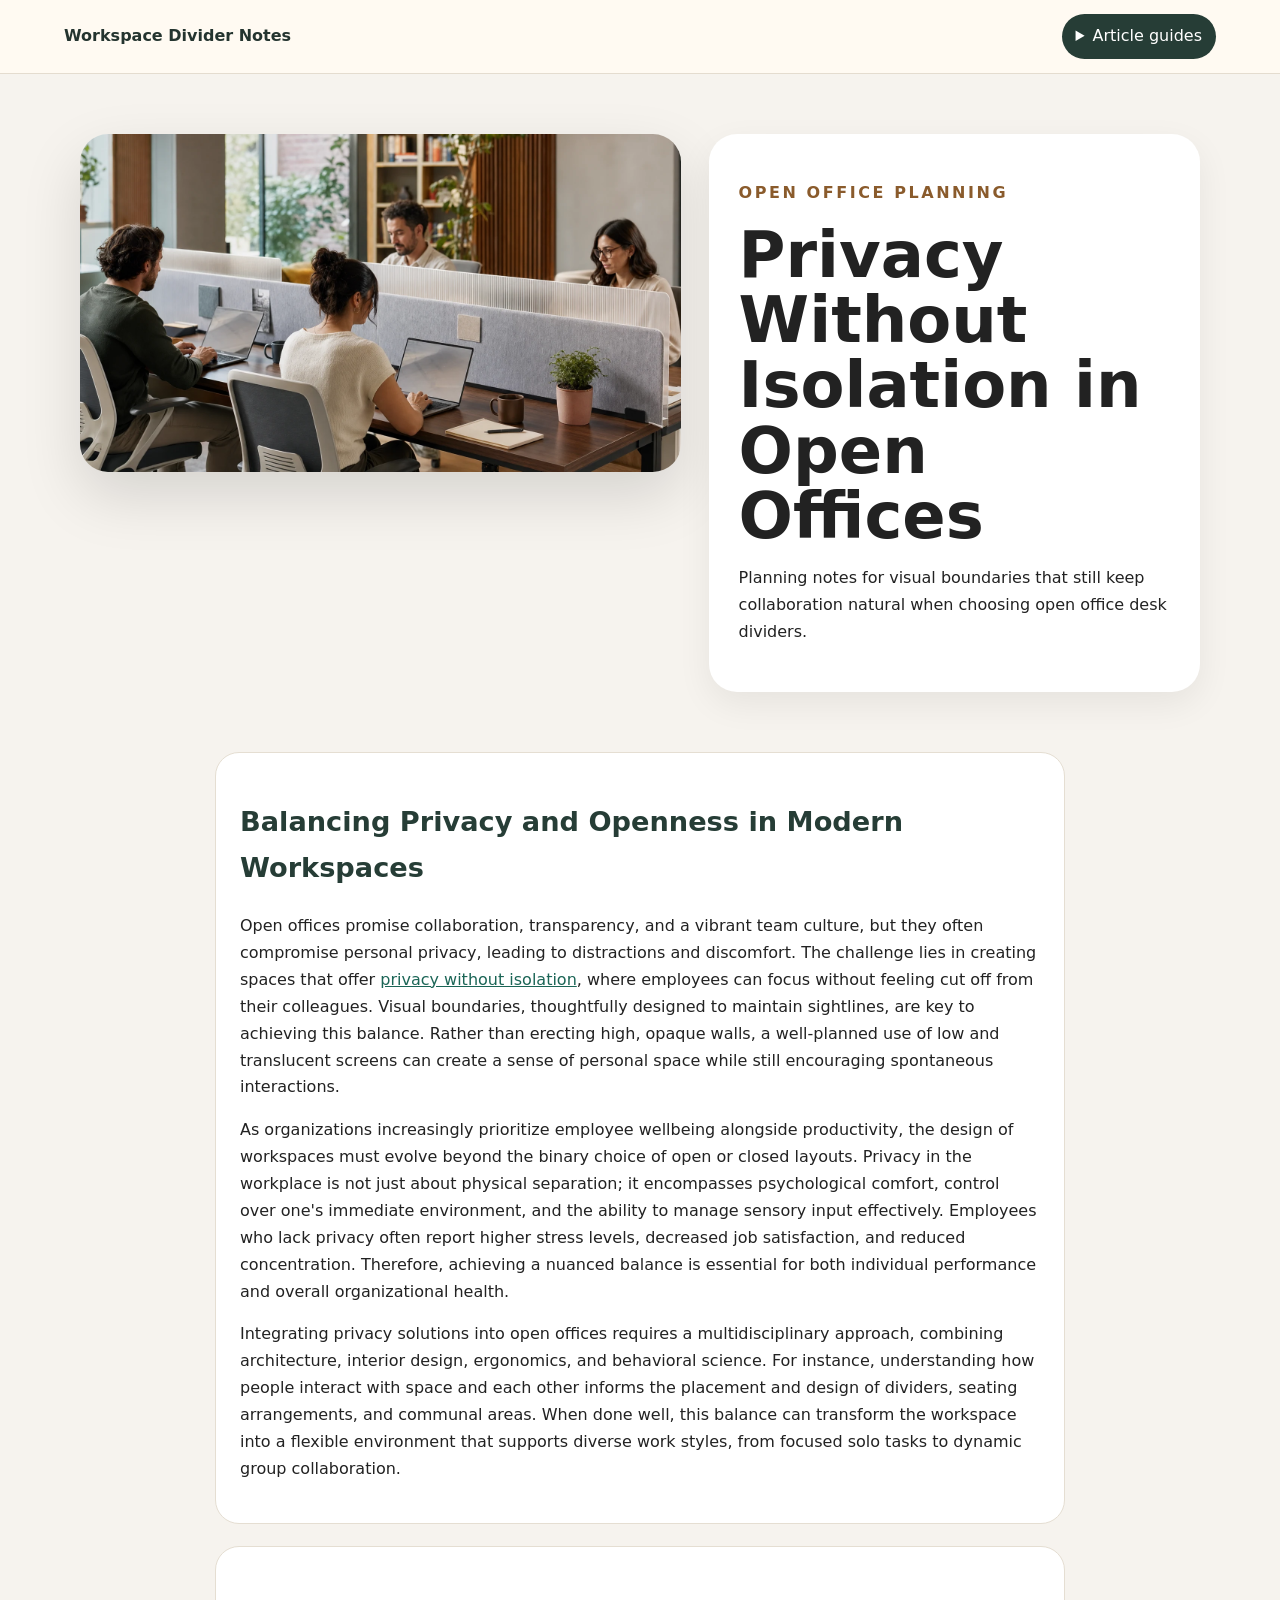
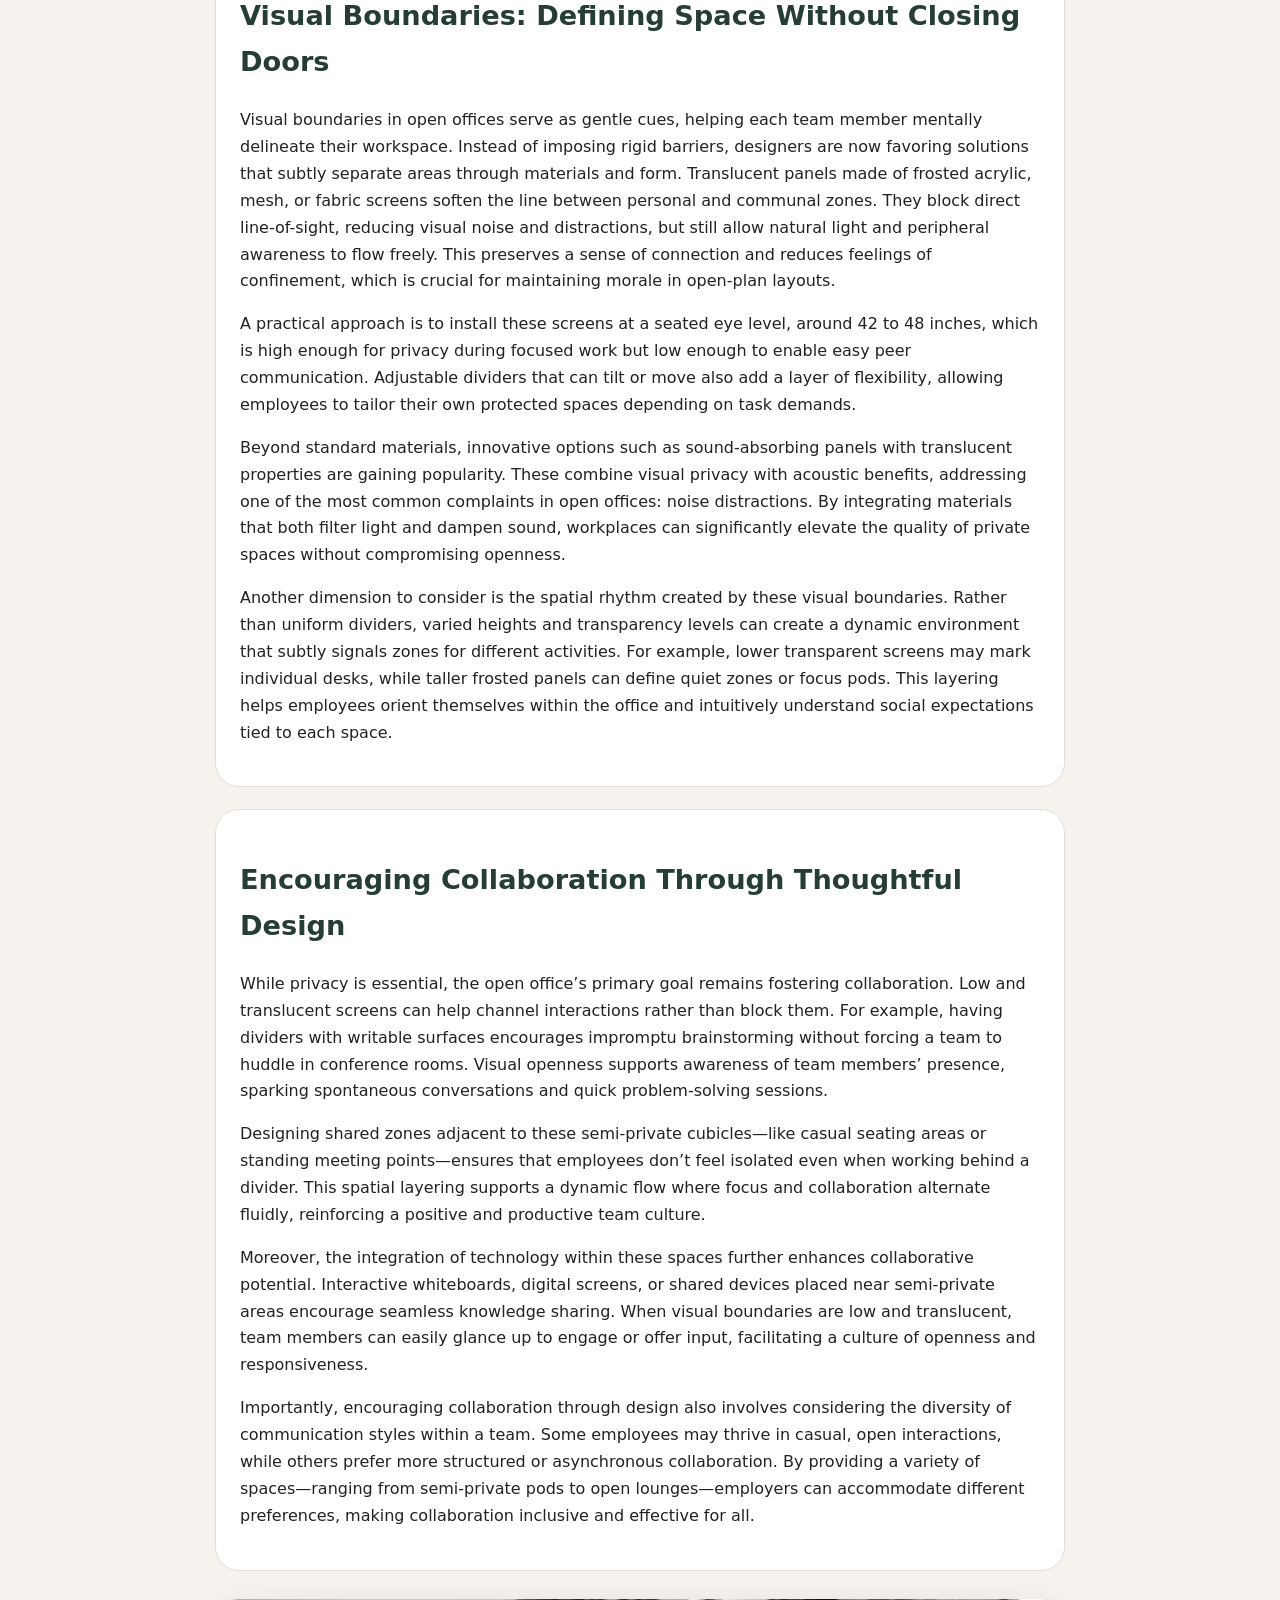
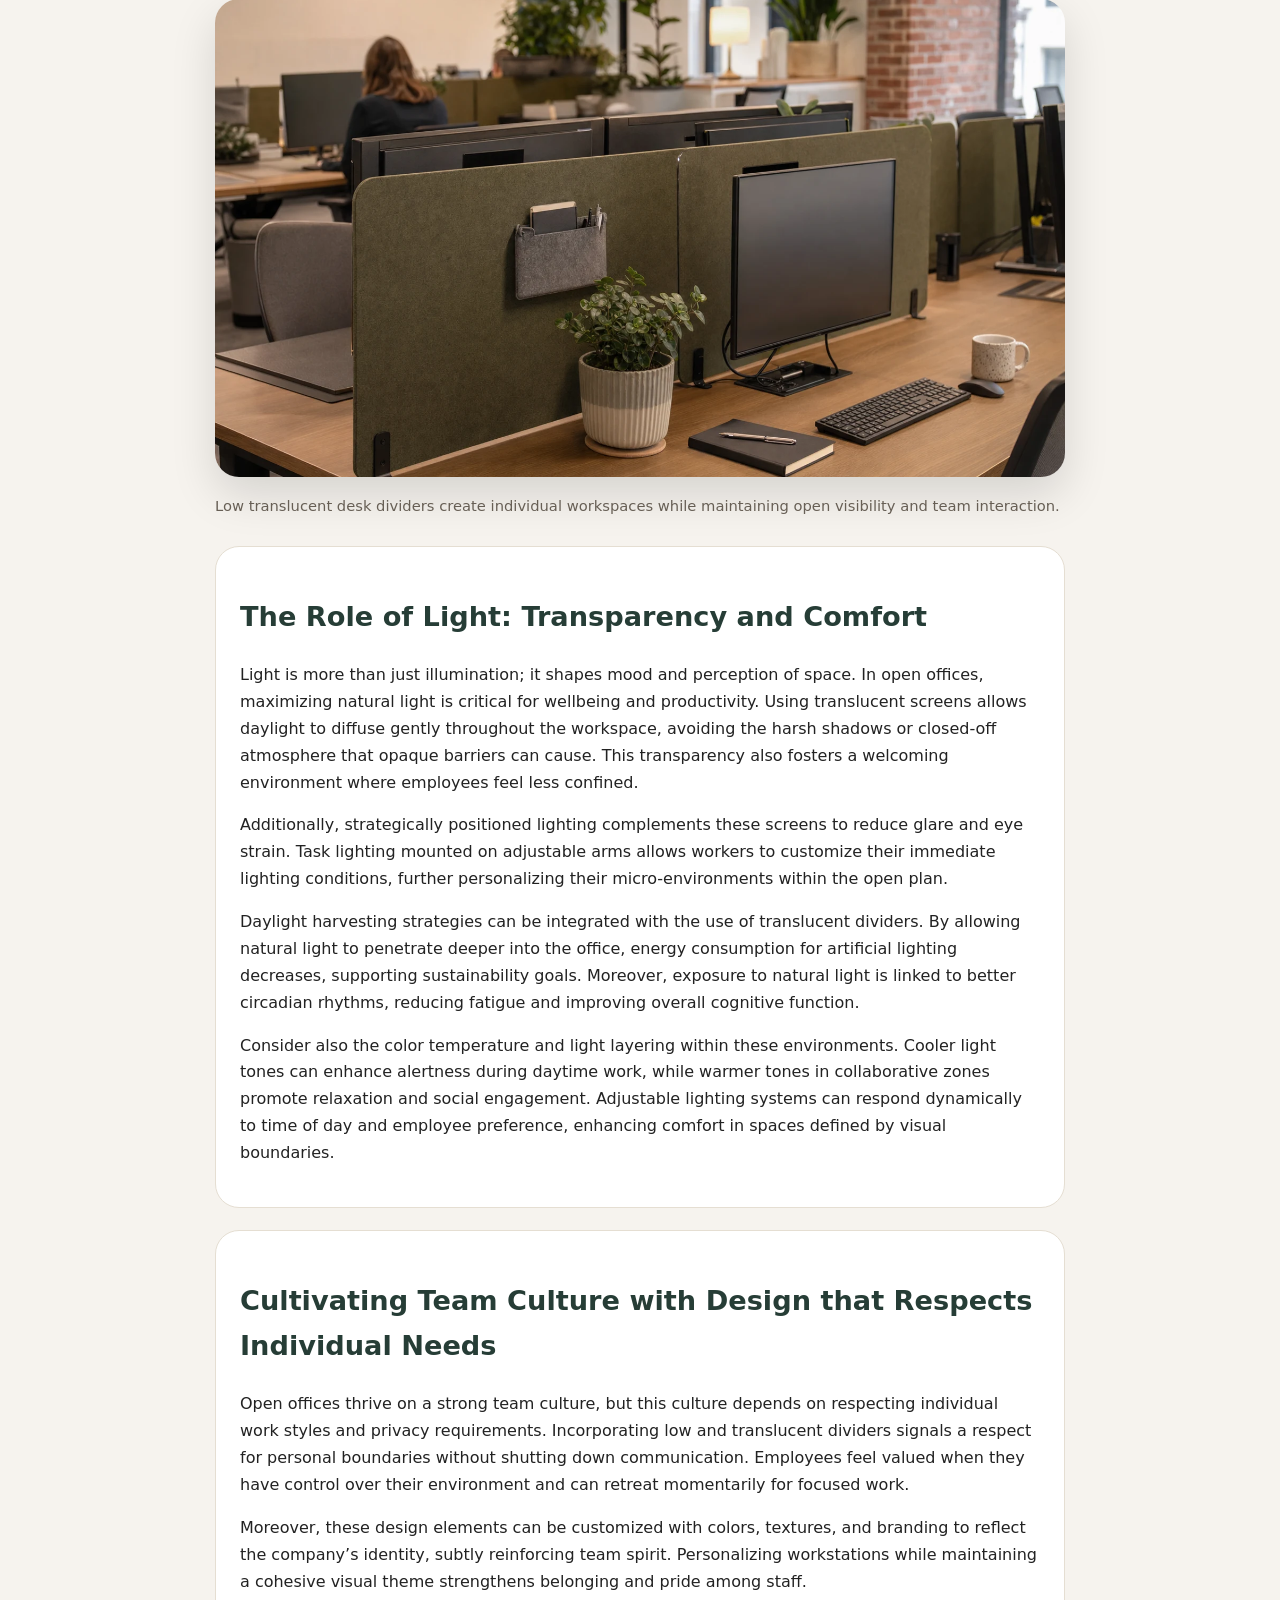
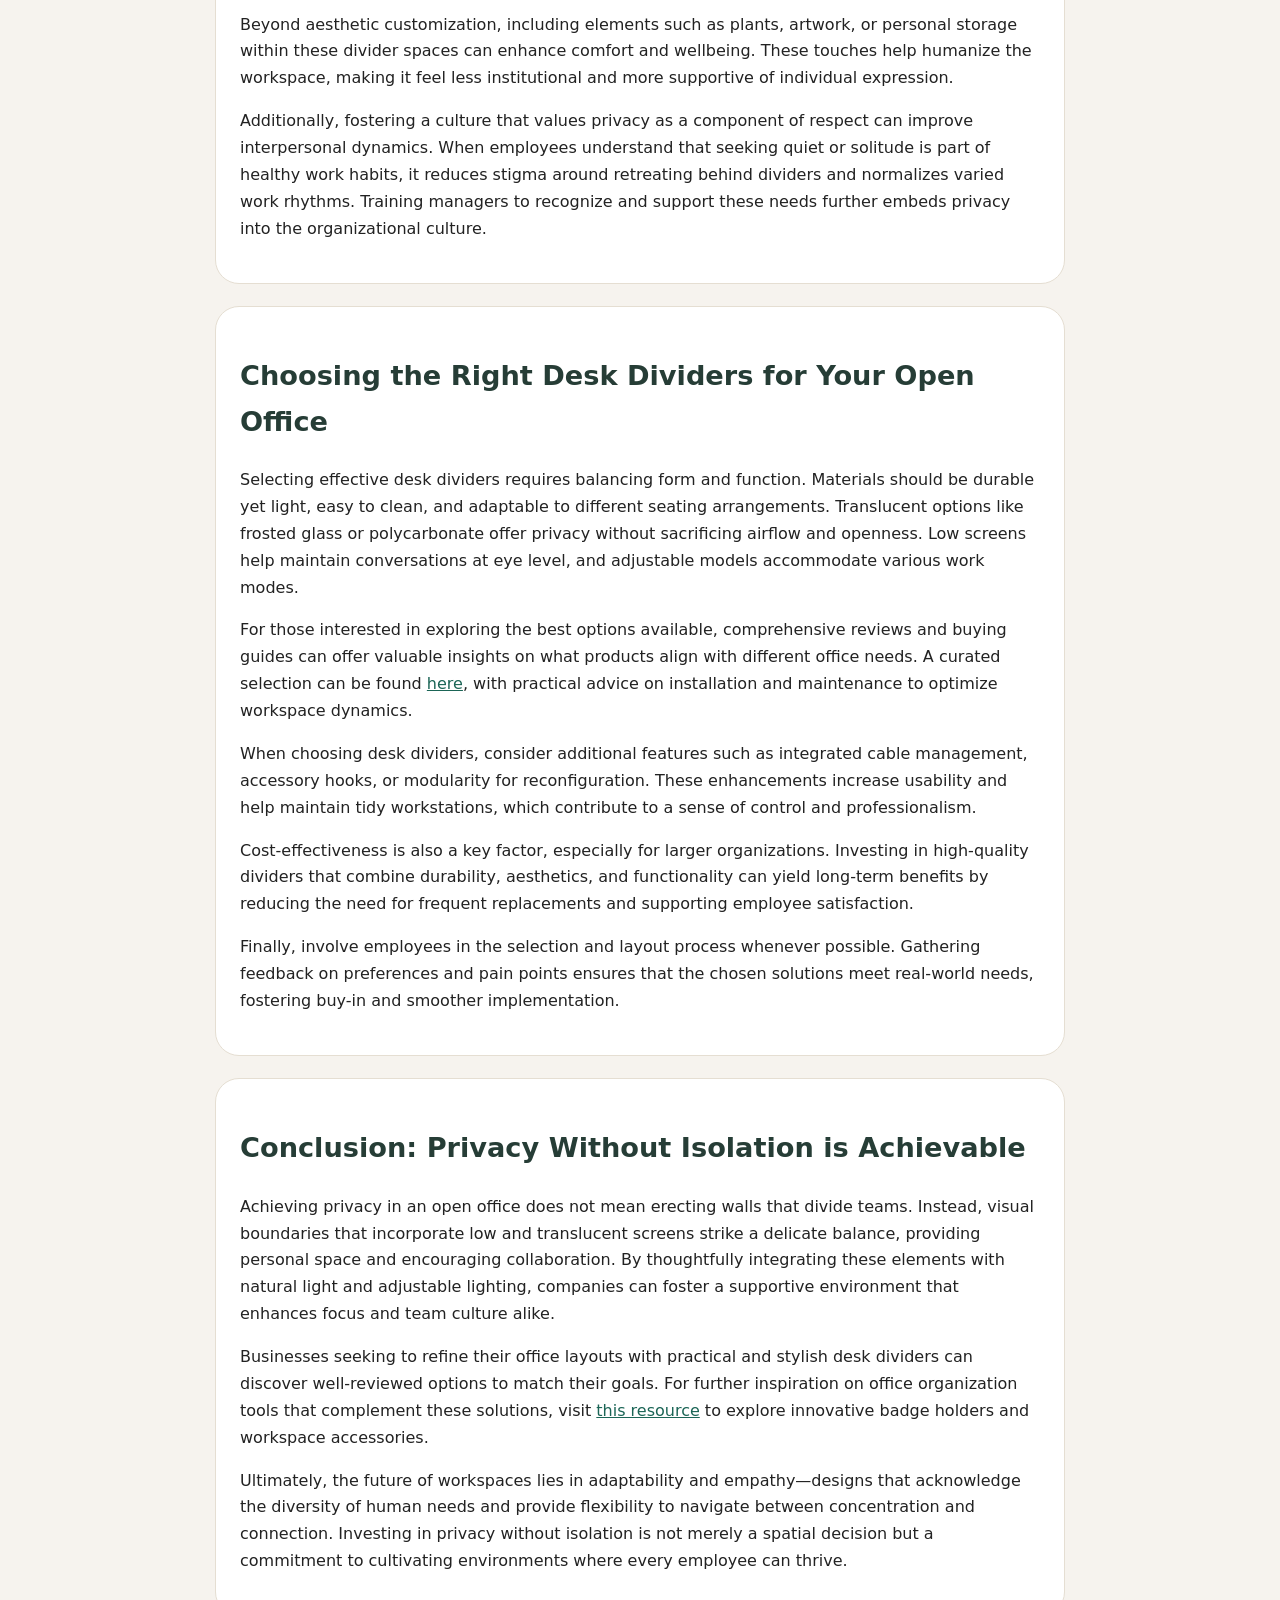
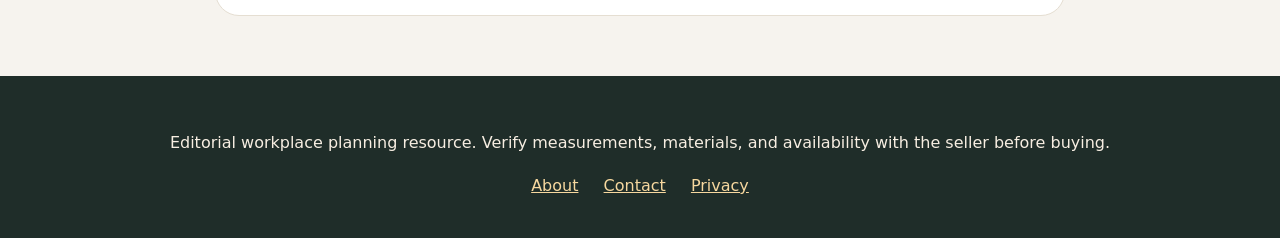
<file: privacy-without-isolation.html>
<!DOCTYPE html>

<html lang="en"><head><meta charset="utf-8"/><meta content="width=device-width,initial-scale=1" name="viewport"/><title>Privacy Without Isolation in Open Offices</title><meta content="Practical workplace planning notes for privacy without isolation in open offices, with desk measurements, privacy tradeoffs, cleaning, and rollout guidance." name="description"/><link href="https://armaragex.github.io/lestallion-desk-dividers-open-offices-294/" rel="canonical"/><link href="style.css" rel="stylesheet"/><script type="application/ld+json">{"@context":"https://schema.org","@type":"Article","headline":"Privacy Without Isolation in Open Offices"}</script></head><body><header class="top"><a class="brand" href="index.html">Workspace Divider Notes</a><details><summary>Article guides</summary><ul><li><a href="index.html">Main guide</a></li><li><a href="acoustic-focus-zones.html">Desk Dividers for Acoustic Focus Zones</a></li><li><a href="shared-bench-layouts.html">Desk Dividers for Shared Bench Layouts</a></li><li><a href="privacy-without-isolation.html">Privacy Without Isolation in Open Offices</a></li><li><a href="materials-and-cleaning.html">Desk Divider Materials, Cleaning, and Durability</a></li><li><a href="reception-training-rooms.html">Desk Dividers for Reception, Training Rooms, and Flex Desks</a></li><li><a href="buying-in-bulk.html">Buying Desk Dividers in Bulk for Growing Teams</a></li></ul></details></header><main><section class="hero"><img alt="Open office desks with tasteful privacy dividers" src="assets/hero.webp"/><div><p class="eyebrow">Open office planning</p><h1>Privacy Without Isolation in Open Offices</h1><p>Planning notes for visual boundaries that still keep collaboration natural when choosing open office desk dividers.</p></div></section><article>
<section class="card">
<h2>Balancing Privacy and Openness in Modern Workspaces</h2>
<p>Open offices promise collaboration, transparency, and a vibrant team culture, but they often compromise personal privacy, leading to distractions and discomfort. The challenge lies in creating spaces that offer <a href="https://lestallion.com/blogs/product-reviews/best-desk-dividers-for-open-offices">privacy without isolation</a>, where employees can focus without feeling cut off from their colleagues. Visual boundaries, thoughtfully designed to maintain sightlines, are key to achieving this balance. Rather than erecting high, opaque walls, a well-planned use of low and translucent screens can create a sense of personal space while still encouraging spontaneous interactions.</p>
<p>As organizations increasingly prioritize employee wellbeing alongside productivity, the design of workspaces must evolve beyond the binary choice of open or closed layouts. Privacy in the workplace is not just about physical separation; it encompasses psychological comfort, control over one's immediate environment, and the ability to manage sensory input effectively. Employees who lack privacy often report higher stress levels, decreased job satisfaction, and reduced concentration. Therefore, achieving a nuanced balance is essential for both individual performance and overall organizational health.</p>
<p>Integrating privacy solutions into open offices requires a multidisciplinary approach, combining architecture, interior design, ergonomics, and behavioral science. For instance, understanding how people interact with space and each other informs the placement and design of dividers, seating arrangements, and communal areas. When done well, this balance can transform the workspace into a flexible environment that supports diverse work styles, from focused solo tasks to dynamic group collaboration.</p>
</section>
<section class="card">
<h2>Visual Boundaries: Defining Space Without Closing Doors</h2>
<p>Visual boundaries in open offices serve as gentle cues, helping each team member mentally delineate their workspace. Instead of imposing rigid barriers, designers are now favoring solutions that subtly separate areas through materials and form. Translucent panels made of frosted acrylic, mesh, or fabric screens soften the line between personal and communal zones. They block direct line-of-sight, reducing visual noise and distractions, but still allow natural light and peripheral awareness to flow freely. This preserves a sense of connection and reduces feelings of confinement, which is crucial for maintaining morale in open-plan layouts.</p>
<p>A practical approach is to install these screens at a seated eye level, around 42 to 48 inches, which is high enough for privacy during focused work but low enough to enable easy peer communication. Adjustable dividers that can tilt or move also add a layer of flexibility, allowing employees to tailor their own protected spaces depending on task demands.</p>
<p>Beyond standard materials, innovative options such as sound-absorbing panels with translucent properties are gaining popularity. These combine visual privacy with acoustic benefits, addressing one of the most common complaints in open offices: noise distractions. By integrating materials that both filter light and dampen sound, workplaces can significantly elevate the quality of private spaces without compromising openness.</p>
<p>Another dimension to consider is the spatial rhythm created by these visual boundaries. Rather than uniform dividers, varied heights and transparency levels can create a dynamic environment that subtly signals zones for different activities. For example, lower transparent screens may mark individual desks, while taller frosted panels can define quiet zones or focus pods. This layering helps employees orient themselves within the office and intuitively understand social expectations tied to each space.</p>
</section>
<section class="card">
<h2>Encouraging Collaboration Through Thoughtful Design</h2>
<p>While privacy is essential, the open office’s primary goal remains fostering collaboration. Low and translucent screens can help channel interactions rather than block them. For example, having dividers with writable surfaces encourages impromptu brainstorming without forcing a team to huddle in conference rooms. Visual openness supports awareness of team members’ presence, sparking spontaneous conversations and quick problem-solving sessions.</p>
<p>Designing shared zones adjacent to these semi-private cubicles—like casual seating areas or standing meeting points—ensures that employees don’t feel isolated even when working behind a divider. This spatial layering supports a dynamic flow where focus and collaboration alternate fluidly, reinforcing a positive and productive team culture.</p>
<p>Moreover, the integration of technology within these spaces further enhances collaborative potential. Interactive whiteboards, digital screens, or shared devices placed near semi-private areas encourage seamless knowledge sharing. When visual boundaries are low and translucent, team members can easily glance up to engage or offer input, facilitating a culture of openness and responsiveness.</p>
<p>Importantly, encouraging collaboration through design also involves considering the diversity of communication styles within a team. Some employees may thrive in casual, open interactions, while others prefer more structured or asynchronous collaboration. By providing a variety of spaces—ranging from semi-private pods to open lounges—employers can accommodate different preferences, making collaboration inclusive and effective for all.</p>
</section>
<figure class="mid">
<img alt="Team workspace with desk divider panels in daily use" src="assets/inline.webp"/>
<figcaption>Low translucent desk dividers create individual workspaces while maintaining open visibility and team interaction.</figcaption>
</figure>
<section class="card">
<h2>The Role of Light: Transparency and Comfort</h2>
<p>Light is more than just illumination; it shapes mood and perception of space. In open offices, maximizing natural light is critical for wellbeing and productivity. Using translucent screens allows daylight to diffuse gently throughout the workspace, avoiding the harsh shadows or closed-off atmosphere that opaque barriers can cause. This transparency also fosters a welcoming environment where employees feel less confined.</p>
<p>Additionally, strategically positioned lighting complements these screens to reduce glare and eye strain. Task lighting mounted on adjustable arms allows workers to customize their immediate lighting conditions, further personalizing their micro-environments within the open plan.</p>
<p>Daylight harvesting strategies can be integrated with the use of translucent dividers. By allowing natural light to penetrate deeper into the office, energy consumption for artificial lighting decreases, supporting sustainability goals. Moreover, exposure to natural light is linked to better circadian rhythms, reducing fatigue and improving overall cognitive function.</p>
<p>Consider also the color temperature and light layering within these environments. Cooler light tones can enhance alertness during daytime work, while warmer tones in collaborative zones promote relaxation and social engagement. Adjustable lighting systems can respond dynamically to time of day and employee preference, enhancing comfort in spaces defined by visual boundaries.</p>
</section>
<section class="card">
<h2>Cultivating Team Culture with Design that Respects Individual Needs</h2>
<p>Open offices thrive on a strong team culture, but this culture depends on respecting individual work styles and privacy requirements. Incorporating low and translucent dividers signals a respect for personal boundaries without shutting down communication. Employees feel valued when they have control over their environment and can retreat momentarily for focused work.</p>
<p>Moreover, these design elements can be customized with colors, textures, and branding to reflect the company’s identity, subtly reinforcing team spirit. Personalizing workstations while maintaining a cohesive visual theme strengthens belonging and pride among staff.</p>
<p>Beyond aesthetic customization, including elements such as plants, artwork, or personal storage within these divider spaces can enhance comfort and wellbeing. These touches help humanize the workspace, making it feel less institutional and more supportive of individual expression.</p>
<p>Additionally, fostering a culture that values privacy as a component of respect can improve interpersonal dynamics. When employees understand that seeking quiet or solitude is part of healthy work habits, it reduces stigma around retreating behind dividers and normalizes varied work rhythms. Training managers to recognize and support these needs further embeds privacy into the organizational culture.</p>
</section>
<section class="card">
<h2>Choosing the Right Desk Dividers for Your Open Office</h2>
<p>Selecting effective desk dividers requires balancing form and function. Materials should be durable yet light, easy to clean, and adaptable to different seating arrangements. Translucent options like frosted glass or polycarbonate offer privacy without sacrificing airflow and openness. Low screens help maintain conversations at eye level, and adjustable models accommodate various work modes.</p>
<p>For those interested in exploring the best options available, comprehensive reviews and buying guides can offer valuable insights on what products align with different office needs. A curated selection can be found <a href="https://lestallion.com/blogs/product-reviews/best-desk-dividers-for-open-offices">here</a>, with practical advice on installation and maintenance to optimize workspace dynamics.</p>
<p>When choosing desk dividers, consider additional features such as integrated cable management, accessory hooks, or modularity for reconfiguration. These enhancements increase usability and help maintain tidy workstations, which contribute to a sense of control and professionalism.</p>
<p>Cost-effectiveness is also a key factor, especially for larger organizations. Investing in high-quality dividers that combine durability, aesthetics, and functionality can yield long-term benefits by reducing the need for frequent replacements and supporting employee satisfaction.</p>
<p>Finally, involve employees in the selection and layout process whenever possible. Gathering feedback on preferences and pain points ensures that the chosen solutions meet real-world needs, fostering buy-in and smoother implementation.</p>
</section>
<section class="card">
<h2>Conclusion: Privacy Without Isolation is Achievable</h2>
<p>Achieving privacy in an open office does not mean erecting walls that divide teams. Instead, visual boundaries that incorporate low and translucent screens strike a delicate balance, providing personal space and encouraging collaboration. By thoughtfully integrating these elements with natural light and adjustable lighting, companies can foster a supportive environment that enhances focus and team culture alike.</p>
<p>Businesses seeking to refine their office layouts with practical and stylish desk dividers can discover well-reviewed options to match their goals. For further inspiration on office organization tools that complement these solutions, visit <a href="https://lestallion-id-badge-holders-293.onrender.com/index.html">this resource</a> to explore innovative badge holders and workspace accessories.</p>
<p>Ultimately, the future of workspaces lies in adaptability and empathy—designs that acknowledge the diversity of human needs and provide flexibility to navigate between concentration and connection. Investing in privacy without isolation is not merely a spatial decision but a commitment to cultivating environments where every employee can thrive.</p>
</section>
</article></main><footer><p>Editorial workplace planning resource. Verify measurements, materials, and availability with the seller before buying.</p><a href="about.html">About</a> <a href="contact.html">Contact</a> <a href="privacy.html">Privacy</a></footer></body></html>
</file>
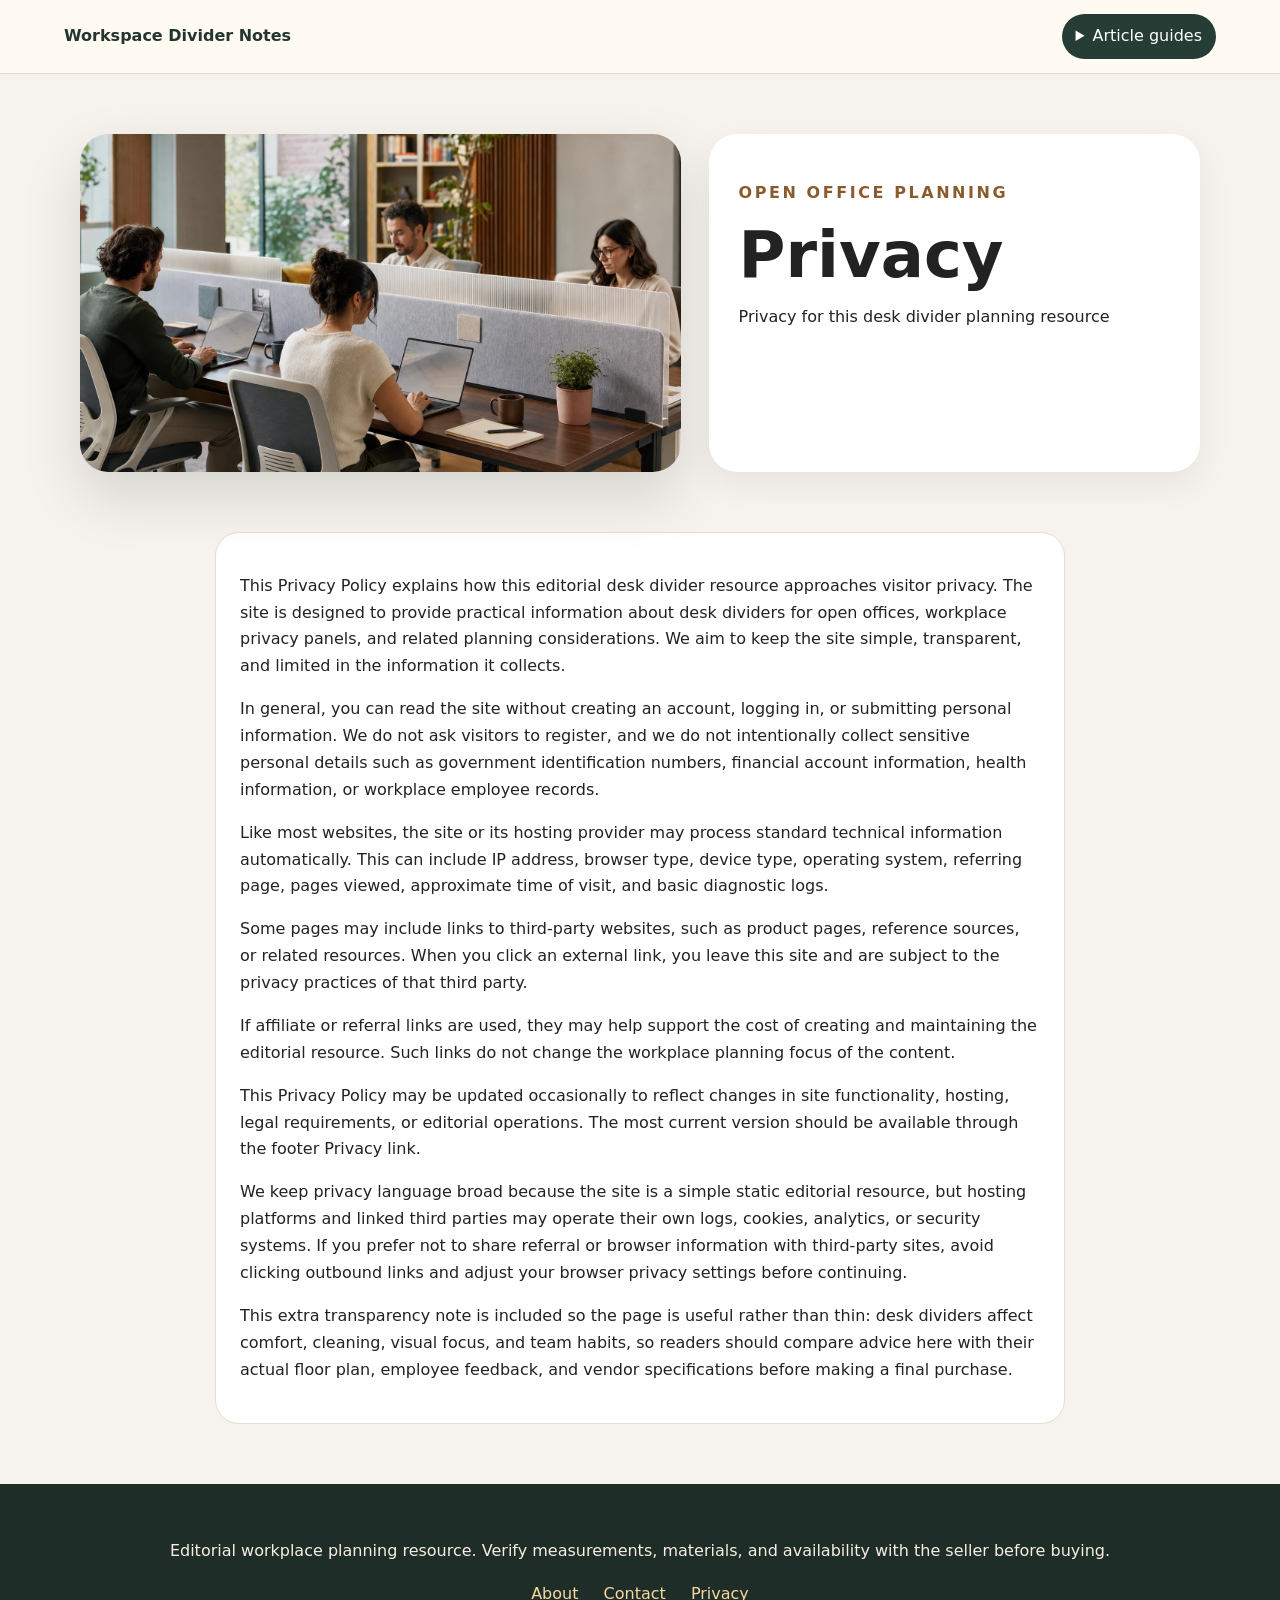
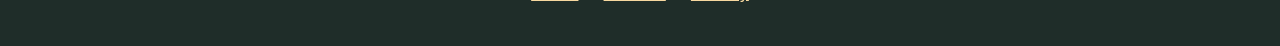
<file: privacy.html>
<!DOCTYPE html>

<html lang="en"><head><meta charset="utf-8"/><meta content="width=device-width,initial-scale=1" name="viewport"/><title>Privacy</title><meta content="Privacy for this desk divider planning resource" name="description"/><link href="https://armaragex.github.io/lestallion-desk-dividers-open-offices-294/" rel="canonical"/><link href="style.css" rel="stylesheet"/><script type="application/ld+json">{"@context":"https://schema.org","@type":"Article","headline":"Privacy"}</script></head><body><header class="top"><a class="brand" href="index.html">Workspace Divider Notes</a><details><summary>Article guides</summary><ul><li><a href="index.html">Main guide</a></li><li><a href="acoustic-focus-zones.html">Desk Dividers for Acoustic Focus Zones</a></li><li><a href="shared-bench-layouts.html">Desk Dividers for Shared Bench Layouts</a></li><li><a href="privacy-without-isolation.html">Privacy Without Isolation in Open Offices</a></li><li><a href="materials-and-cleaning.html">Desk Divider Materials, Cleaning, and Durability</a></li><li><a href="reception-training-rooms.html">Desk Dividers for Reception, Training Rooms, and Flex Desks</a></li><li><a href="buying-in-bulk.html">Buying Desk Dividers in Bulk for Growing Teams</a></li></ul></details></header><main><section class="hero"><img alt="Open office desks with tasteful privacy dividers" src="assets/hero.webp"/><div><p class="eyebrow">Open office planning</p><h1>Privacy</h1><p>Privacy for this desk divider planning resource</p></div></section><article><section class="card"><p>This Privacy Policy explains how this editorial desk divider resource approaches visitor privacy. The site is designed to provide practical information about desk dividers for open offices, workplace privacy panels, and related planning considerations. We aim to keep the site simple, transparent, and limited in the information it collects.</p><p>In general, you can read the site without creating an account, logging in, or submitting personal information. We do not ask visitors to register, and we do not intentionally collect sensitive personal details such as government identification numbers, financial account information, health information, or workplace employee records.</p><p>Like most websites, the site or its hosting provider may process standard technical information automatically. This can include IP address, browser type, device type, operating system, referring page, pages viewed, approximate time of visit, and basic diagnostic logs.</p><p>Some pages may include links to third-party websites, such as product pages, reference sources, or related resources. When you click an external link, you leave this site and are subject to the privacy practices of that third party.</p><p>If affiliate or referral links are used, they may help support the cost of creating and maintaining the editorial resource. Such links do not change the workplace planning focus of the content.</p><p>This Privacy Policy may be updated occasionally to reflect changes in site functionality, hosting, legal requirements, or editorial operations. The most current version should be available through the footer Privacy link.</p><p>We keep privacy language broad because the site is a simple static editorial resource, but hosting platforms and linked third parties may operate their own logs, cookies, analytics, or security systems. If you prefer not to share referral or browser information with third-party sites, avoid clicking outbound links and adjust your browser privacy settings before continuing.</p><p> This extra transparency note is included so the page is useful rather than thin: desk dividers affect comfort, cleaning, visual focus, and team habits, so readers should compare advice here with their actual floor plan, employee feedback, and vendor specifications before making a final purchase.</p></section></article></main><footer><p>Editorial workplace planning resource. Verify measurements, materials, and availability with the seller before buying.</p><a href="about.html">About</a> <a href="contact.html">Contact</a> <a href="privacy.html">Privacy</a></footer></body></html>
</file>
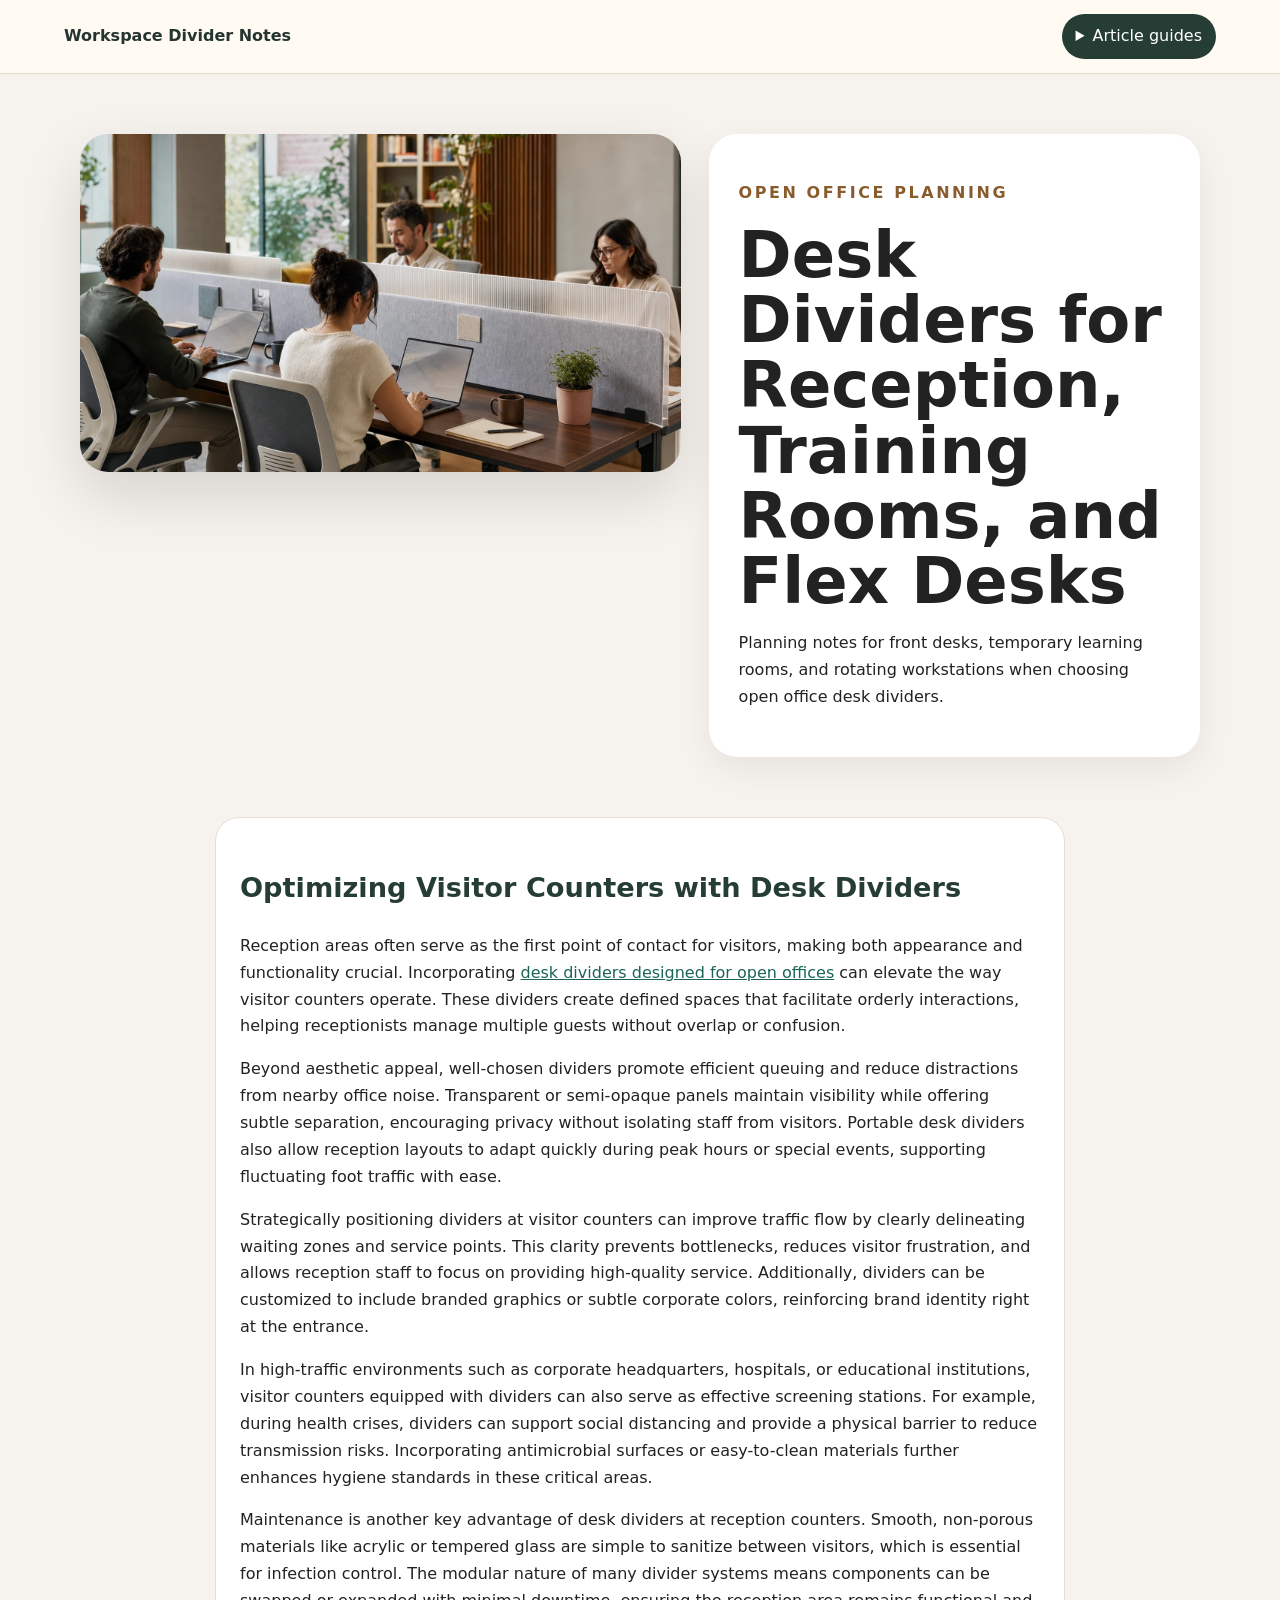
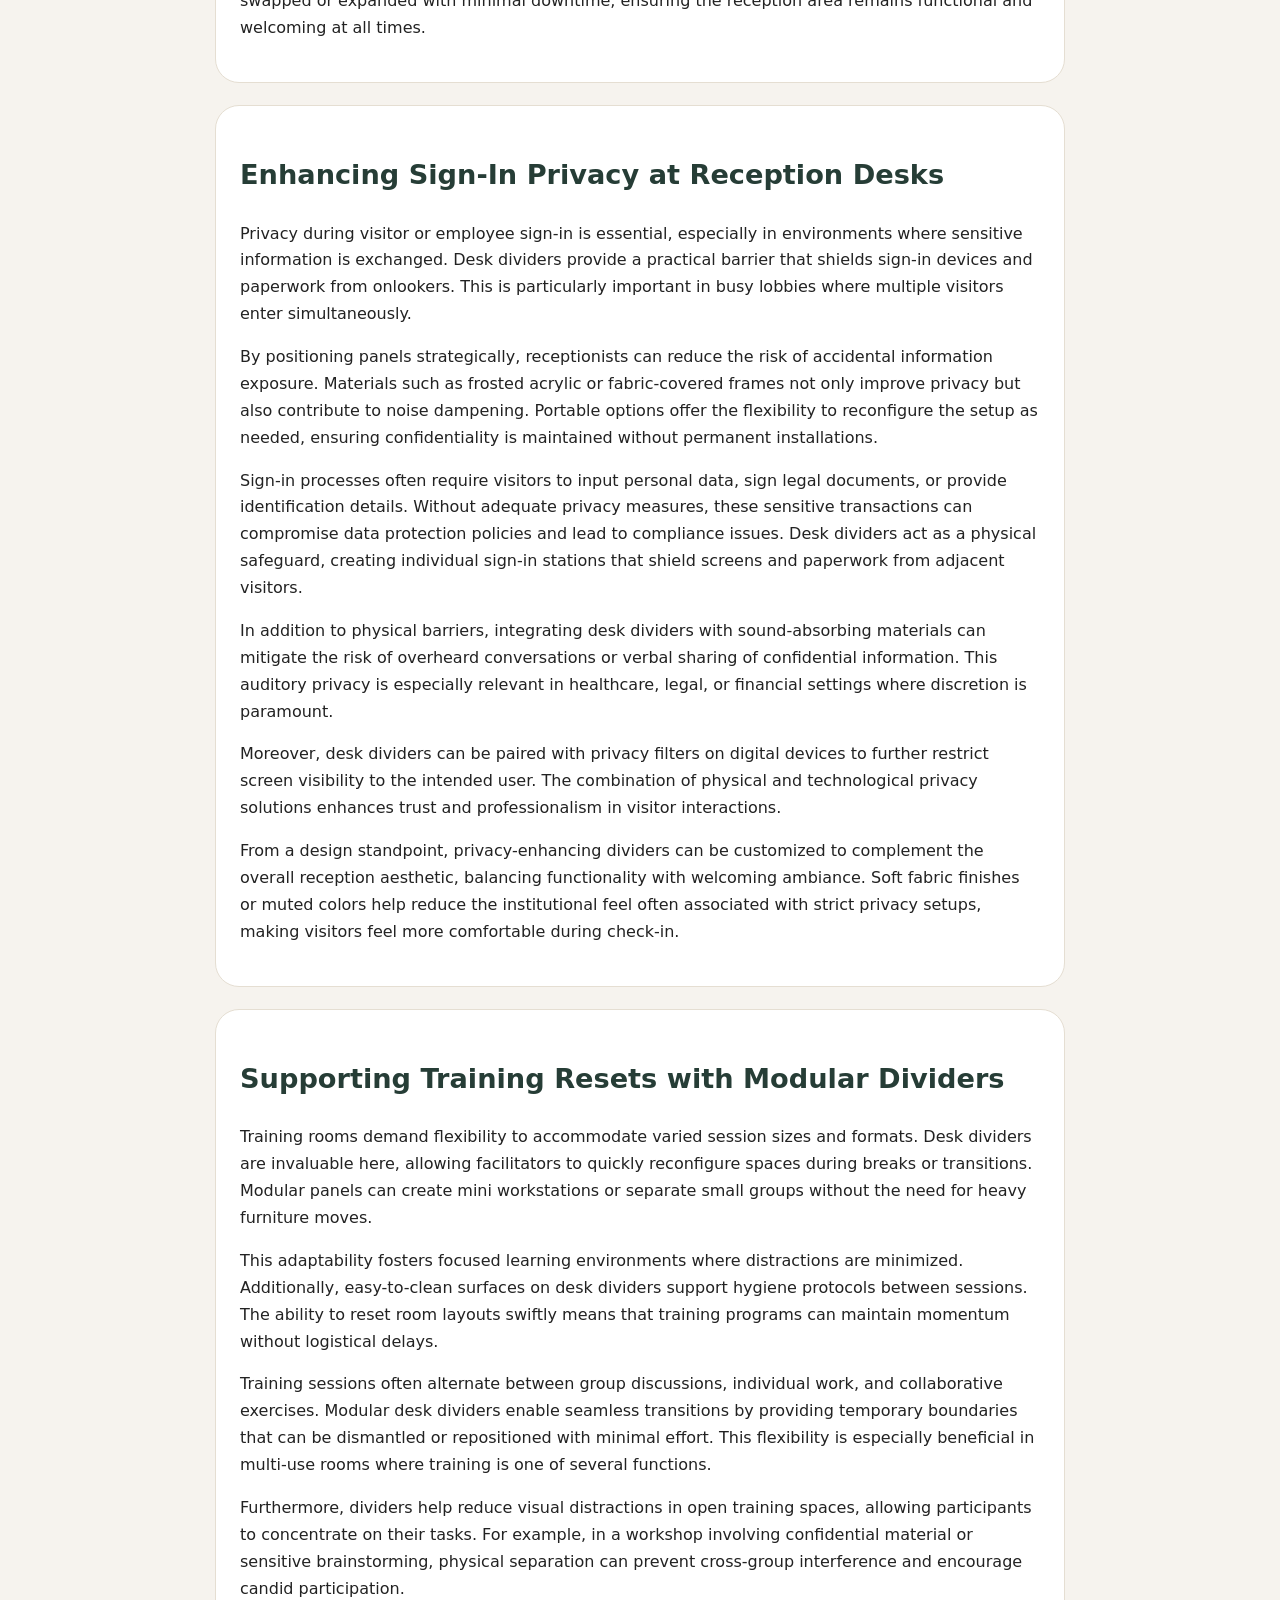
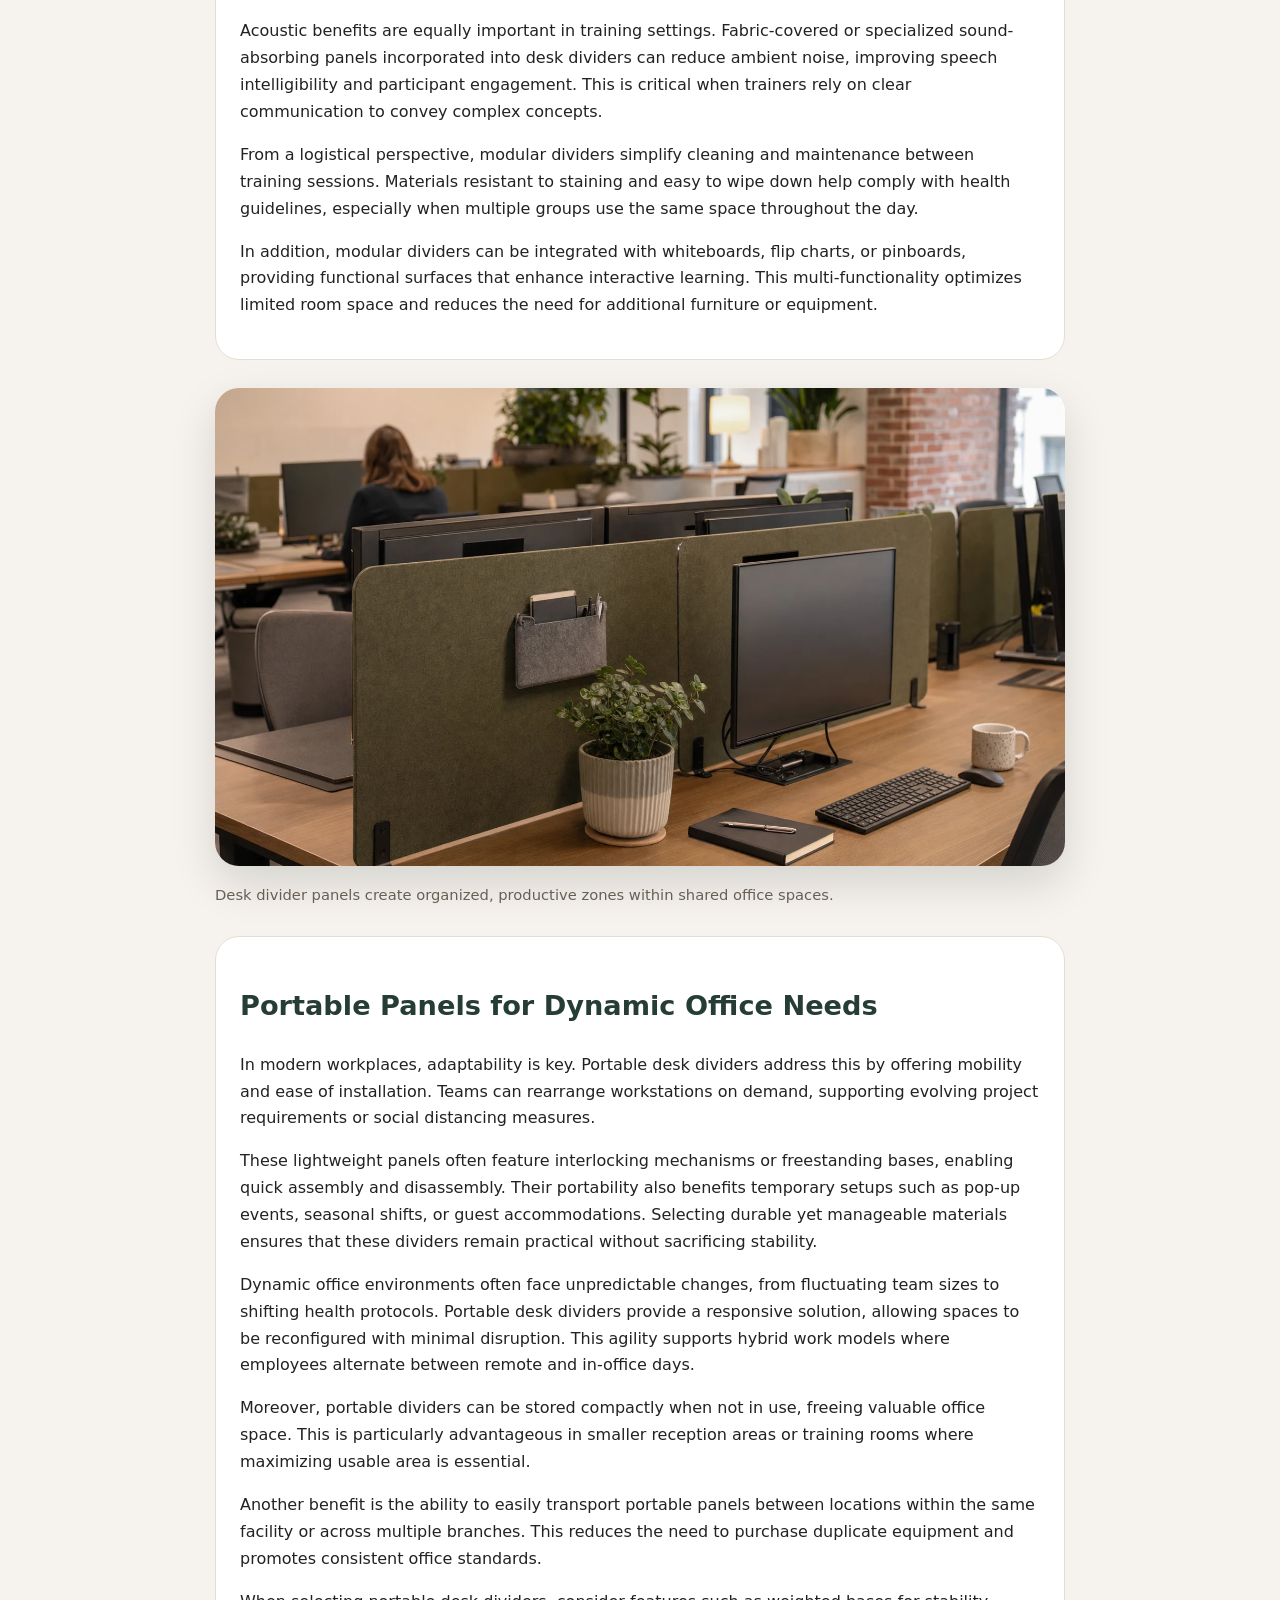
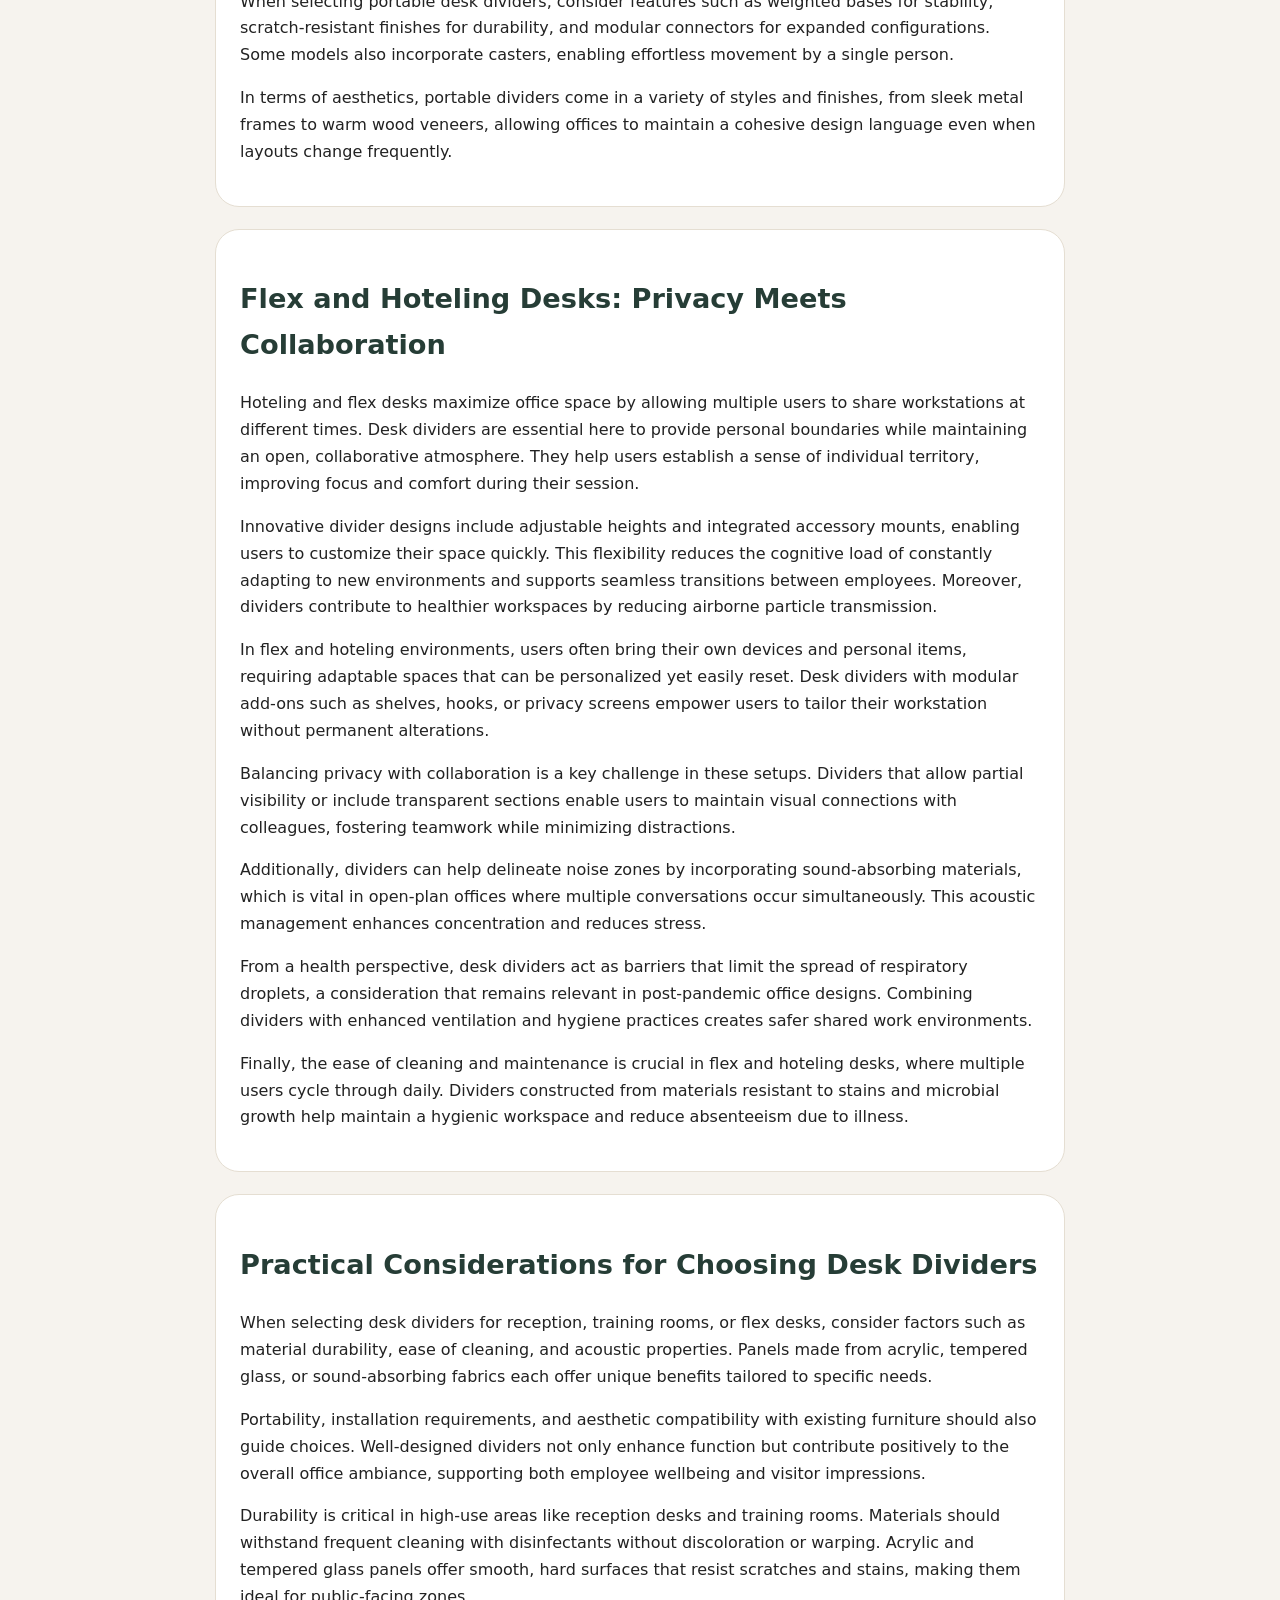
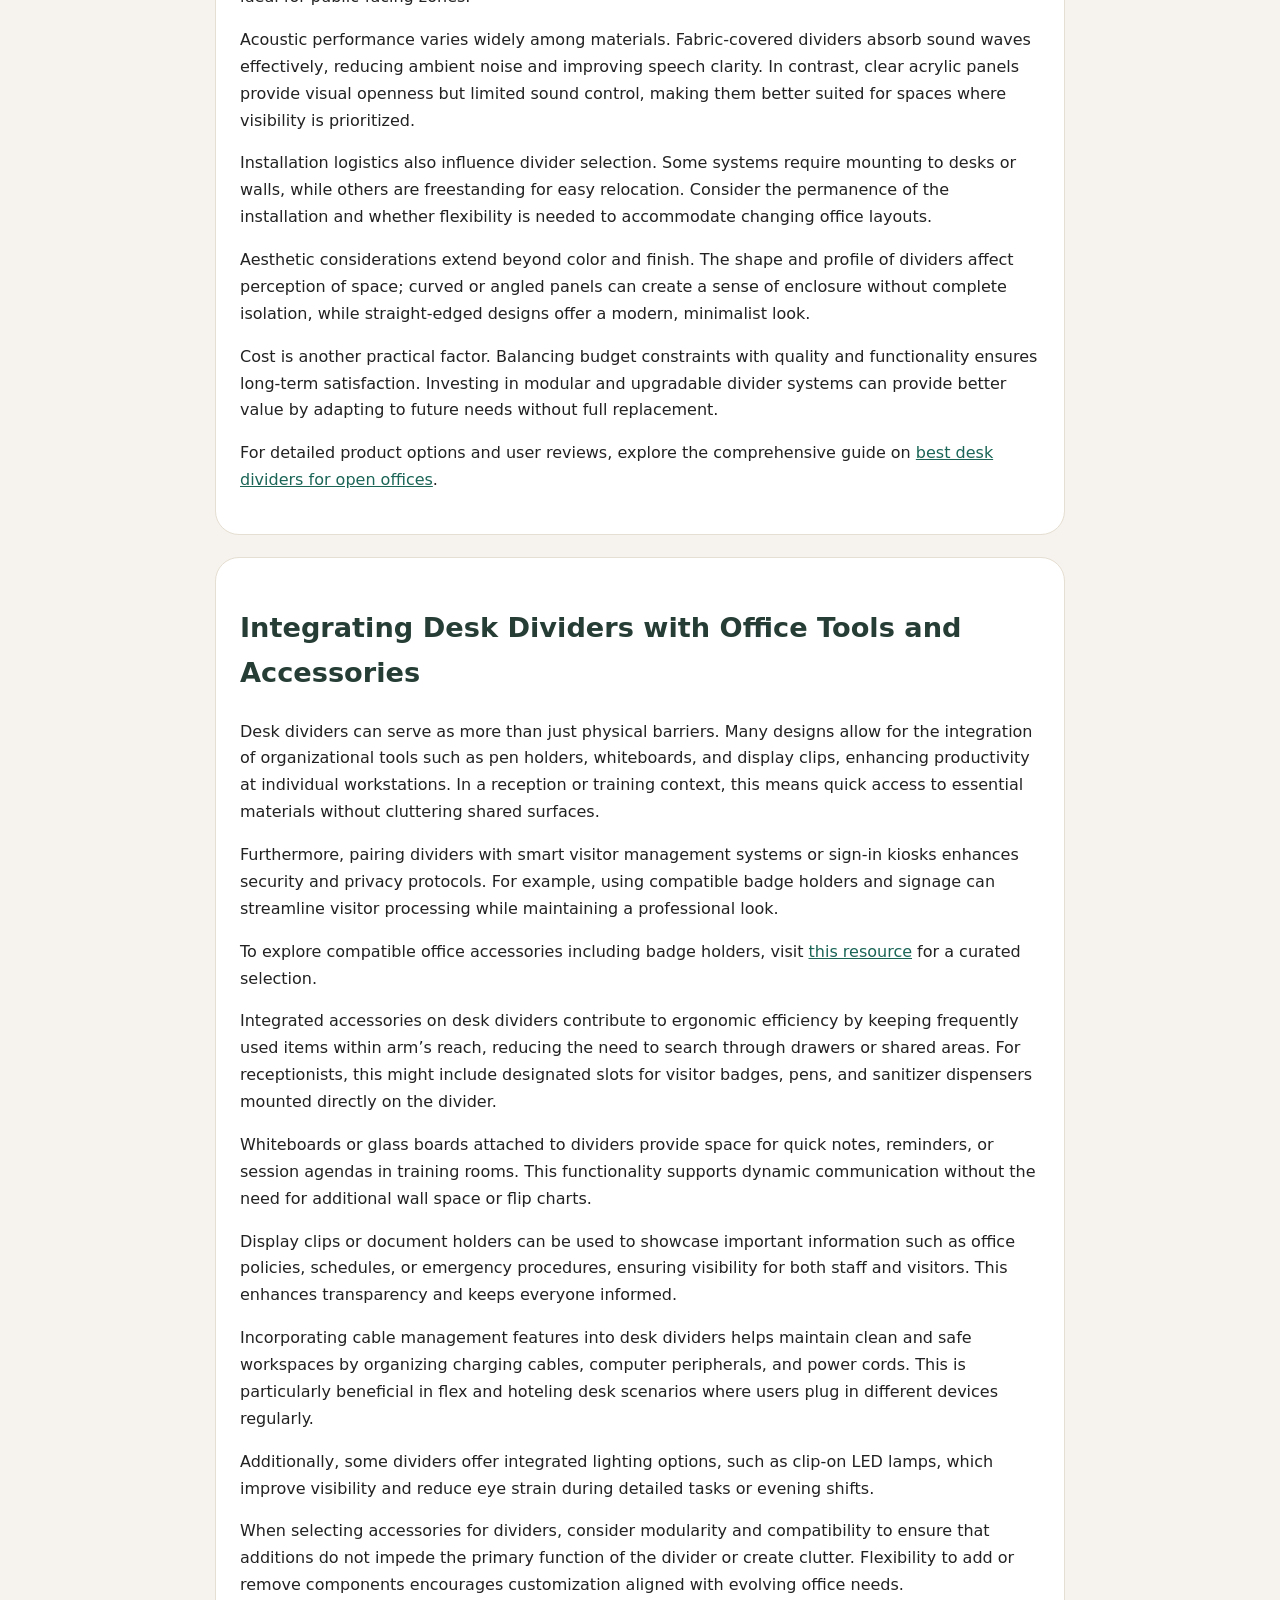
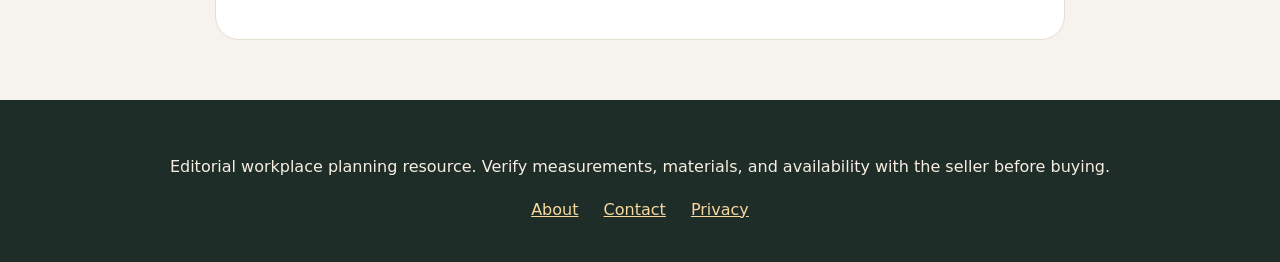
<file: reception-training-rooms.html>
<!DOCTYPE html>

<html lang="en"><head><meta charset="utf-8"/><meta content="width=device-width,initial-scale=1" name="viewport"/><title>Desk Dividers for Reception, Training Rooms, and Flex Desks</title><meta content="Practical workplace planning notes for desk dividers for reception, training rooms, and flex desks, with desk measurements, privacy tradeoffs, cleaning, and rollout guidance." name="description"/><link href="https://armaragex.github.io/lestallion-desk-dividers-open-offices-294/" rel="canonical"/><link href="style.css" rel="stylesheet"/><script type="application/ld+json">{"@context":"https://schema.org","@type":"Article","headline":"Desk Dividers for Reception, Training Rooms, and Flex Desks"}</script></head><body><header class="top"><a class="brand" href="index.html">Workspace Divider Notes</a><details><summary>Article guides</summary><ul><li><a href="index.html">Main guide</a></li><li><a href="acoustic-focus-zones.html">Desk Dividers for Acoustic Focus Zones</a></li><li><a href="shared-bench-layouts.html">Desk Dividers for Shared Bench Layouts</a></li><li><a href="privacy-without-isolation.html">Privacy Without Isolation in Open Offices</a></li><li><a href="materials-and-cleaning.html">Desk Divider Materials, Cleaning, and Durability</a></li><li><a href="reception-training-rooms.html">Desk Dividers for Reception, Training Rooms, and Flex Desks</a></li><li><a href="buying-in-bulk.html">Buying Desk Dividers in Bulk for Growing Teams</a></li></ul></details></header><main><section class="hero"><img alt="Open office desks with tasteful privacy dividers" src="assets/hero.webp"/><div><p class="eyebrow">Open office planning</p><h1>Desk Dividers for Reception, Training Rooms, and Flex Desks</h1><p>Planning notes for front desks, temporary learning rooms, and rotating workstations when choosing open office desk dividers.</p></div></section><article>
<section class="card">
<h2>Optimizing Visitor Counters with Desk Dividers</h2>
<p>Reception areas often serve as the first point of contact for visitors, making both appearance and functionality crucial. Incorporating <a href="https://lestallion.com/blogs/product-reviews/best-desk-dividers-for-open-offices" rel="noopener" target="_blank">desk dividers designed for open offices</a> can elevate the way visitor counters operate. These dividers create defined spaces that facilitate orderly interactions, helping receptionists manage multiple guests without overlap or confusion.</p>
<p>Beyond aesthetic appeal, well-chosen dividers promote efficient queuing and reduce distractions from nearby office noise. Transparent or semi-opaque panels maintain visibility while offering subtle separation, encouraging privacy without isolating staff from visitors. Portable desk dividers also allow reception layouts to adapt quickly during peak hours or special events, supporting fluctuating foot traffic with ease.</p>
<p>Strategically positioning dividers at visitor counters can improve traffic flow by clearly delineating waiting zones and service points. This clarity prevents bottlenecks, reduces visitor frustration, and allows reception staff to focus on providing high-quality service. Additionally, dividers can be customized to include branded graphics or subtle corporate colors, reinforcing brand identity right at the entrance.</p>
<p>In high-traffic environments such as corporate headquarters, hospitals, or educational institutions, visitor counters equipped with dividers can also serve as effective screening stations. For example, during health crises, dividers can support social distancing and provide a physical barrier to reduce transmission risks. Incorporating antimicrobial surfaces or easy-to-clean materials further enhances hygiene standards in these critical areas.</p>
<p>Maintenance is another key advantage of desk dividers at reception counters. Smooth, non-porous materials like acrylic or tempered glass are simple to sanitize between visitors, which is essential for infection control. The modular nature of many divider systems means components can be swapped or expanded with minimal downtime, ensuring the reception area remains functional and welcoming at all times.</p>
</section>
<section class="card">
<h2>Enhancing Sign-In Privacy at Reception Desks</h2>
<p>Privacy during visitor or employee sign-in is essential, especially in environments where sensitive information is exchanged. Desk dividers provide a practical barrier that shields sign-in devices and paperwork from onlookers. This is particularly important in busy lobbies where multiple visitors enter simultaneously.</p>
<p>By positioning panels strategically, receptionists can reduce the risk of accidental information exposure. Materials such as frosted acrylic or fabric-covered frames not only improve privacy but also contribute to noise dampening. Portable options offer the flexibility to reconfigure the setup as needed, ensuring confidentiality is maintained without permanent installations.</p>
<p>Sign-in processes often require visitors to input personal data, sign legal documents, or provide identification details. Without adequate privacy measures, these sensitive transactions can compromise data protection policies and lead to compliance issues. Desk dividers act as a physical safeguard, creating individual sign-in stations that shield screens and paperwork from adjacent visitors.</p>
<p>In addition to physical barriers, integrating desk dividers with sound-absorbing materials can mitigate the risk of overheard conversations or verbal sharing of confidential information. This auditory privacy is especially relevant in healthcare, legal, or financial settings where discretion is paramount.</p>
<p>Moreover, desk dividers can be paired with privacy filters on digital devices to further restrict screen visibility to the intended user. The combination of physical and technological privacy solutions enhances trust and professionalism in visitor interactions.</p>
<p>From a design standpoint, privacy-enhancing dividers can be customized to complement the overall reception aesthetic, balancing functionality with welcoming ambiance. Soft fabric finishes or muted colors help reduce the institutional feel often associated with strict privacy setups, making visitors feel more comfortable during check-in.</p>
</section>
<section class="card">
<h2>Supporting Training Resets with Modular Dividers</h2>
<p>Training rooms demand flexibility to accommodate varied session sizes and formats. Desk dividers are invaluable here, allowing facilitators to quickly reconfigure spaces during breaks or transitions. Modular panels can create mini workstations or separate small groups without the need for heavy furniture moves.</p>
<p>This adaptability fosters focused learning environments where distractions are minimized. Additionally, easy-to-clean surfaces on desk dividers support hygiene protocols between sessions. The ability to reset room layouts swiftly means that training programs can maintain momentum without logistical delays.</p>
<p>Training sessions often alternate between group discussions, individual work, and collaborative exercises. Modular desk dividers enable seamless transitions by providing temporary boundaries that can be dismantled or repositioned with minimal effort. This flexibility is especially beneficial in multi-use rooms where training is one of several functions.</p>
<p>Furthermore, dividers help reduce visual distractions in open training spaces, allowing participants to concentrate on their tasks. For example, in a workshop involving confidential material or sensitive brainstorming, physical separation can prevent cross-group interference and encourage candid participation.</p>
<p>Acoustic benefits are equally important in training settings. Fabric-covered or specialized sound-absorbing panels incorporated into desk dividers can reduce ambient noise, improving speech intelligibility and participant engagement. This is critical when trainers rely on clear communication to convey complex concepts.</p>
<p>From a logistical perspective, modular dividers simplify cleaning and maintenance between training sessions. Materials resistant to staining and easy to wipe down help comply with health guidelines, especially when multiple groups use the same space throughout the day.</p>
<p>In addition, modular dividers can be integrated with whiteboards, flip charts, or pinboards, providing functional surfaces that enhance interactive learning. This multi-functionality optimizes limited room space and reduces the need for additional furniture or equipment.</p>
</section>
<figure class="mid">
<img alt="Team workspace with desk divider panels in daily use" src="assets/inline.webp"/>
<figcaption>Desk divider panels create organized, productive zones within shared office spaces.</figcaption>
</figure>
<section class="card">
<h2>Portable Panels for Dynamic Office Needs</h2>
<p>In modern workplaces, adaptability is key. Portable desk dividers address this by offering mobility and ease of installation. Teams can rearrange workstations on demand, supporting evolving project requirements or social distancing measures.</p>
<p>These lightweight panels often feature interlocking mechanisms or freestanding bases, enabling quick assembly and disassembly. Their portability also benefits temporary setups such as pop-up events, seasonal shifts, or guest accommodations. Selecting durable yet manageable materials ensures that these dividers remain practical without sacrificing stability.</p>
<p>Dynamic office environments often face unpredictable changes, from fluctuating team sizes to shifting health protocols. Portable desk dividers provide a responsive solution, allowing spaces to be reconfigured with minimal disruption. This agility supports hybrid work models where employees alternate between remote and in-office days.</p>
<p>Moreover, portable dividers can be stored compactly when not in use, freeing valuable office space. This is particularly advantageous in smaller reception areas or training rooms where maximizing usable area is essential.</p>
<p>Another benefit is the ability to easily transport portable panels between locations within the same facility or across multiple branches. This reduces the need to purchase duplicate equipment and promotes consistent office standards.</p>
<p>When selecting portable desk dividers, consider features such as weighted bases for stability, scratch-resistant finishes for durability, and modular connectors for expanded configurations. Some models also incorporate casters, enabling effortless movement by a single person.</p>
<p>In terms of aesthetics, portable dividers come in a variety of styles and finishes, from sleek metal frames to warm wood veneers, allowing offices to maintain a cohesive design language even when layouts change frequently.</p>
</section>
<section class="card">
<h2>Flex and Hoteling Desks: Privacy Meets Collaboration</h2>
<p>Hoteling and flex desks maximize office space by allowing multiple users to share workstations at different times. Desk dividers are essential here to provide personal boundaries while maintaining an open, collaborative atmosphere. They help users establish a sense of individual territory, improving focus and comfort during their session.</p>
<p>Innovative divider designs include adjustable heights and integrated accessory mounts, enabling users to customize their space quickly. This flexibility reduces the cognitive load of constantly adapting to new environments and supports seamless transitions between employees. Moreover, dividers contribute to healthier workspaces by reducing airborne particle transmission.</p>
<p>In flex and hoteling environments, users often bring their own devices and personal items, requiring adaptable spaces that can be personalized yet easily reset. Desk dividers with modular add-ons such as shelves, hooks, or privacy screens empower users to tailor their workstation without permanent alterations.</p>
<p>Balancing privacy with collaboration is a key challenge in these setups. Dividers that allow partial visibility or include transparent sections enable users to maintain visual connections with colleagues, fostering teamwork while minimizing distractions.</p>
<p>Additionally, dividers can help delineate noise zones by incorporating sound-absorbing materials, which is vital in open-plan offices where multiple conversations occur simultaneously. This acoustic management enhances concentration and reduces stress.</p>
<p>From a health perspective, desk dividers act as barriers that limit the spread of respiratory droplets, a consideration that remains relevant in post-pandemic office designs. Combining dividers with enhanced ventilation and hygiene practices creates safer shared work environments.</p>
<p>Finally, the ease of cleaning and maintenance is crucial in flex and hoteling desks, where multiple users cycle through daily. Dividers constructed from materials resistant to stains and microbial growth help maintain a hygienic workspace and reduce absenteeism due to illness.</p>
</section>
<section class="card">
<h2>Practical Considerations for Choosing Desk Dividers</h2>
<p>When selecting desk dividers for reception, training rooms, or flex desks, consider factors such as material durability, ease of cleaning, and acoustic properties. Panels made from acrylic, tempered glass, or sound-absorbing fabrics each offer unique benefits tailored to specific needs.</p>
<p>Portability, installation requirements, and aesthetic compatibility with existing furniture should also guide choices. Well-designed dividers not only enhance function but contribute positively to the overall office ambiance, supporting both employee wellbeing and visitor impressions.</p>
<p>Durability is critical in high-use areas like reception desks and training rooms. Materials should withstand frequent cleaning with disinfectants without discoloration or warping. Acrylic and tempered glass panels offer smooth, hard surfaces that resist scratches and stains, making them ideal for public-facing zones.</p>
<p>Acoustic performance varies widely among materials. Fabric-covered dividers absorb sound waves effectively, reducing ambient noise and improving speech clarity. In contrast, clear acrylic panels provide visual openness but limited sound control, making them better suited for spaces where visibility is prioritized.</p>
<p>Installation logistics also influence divider selection. Some systems require mounting to desks or walls, while others are freestanding for easy relocation. Consider the permanence of the installation and whether flexibility is needed to accommodate changing office layouts.</p>
<p>Aesthetic considerations extend beyond color and finish. The shape and profile of dividers affect perception of space; curved or angled panels can create a sense of enclosure without complete isolation, while straight-edged designs offer a modern, minimalist look.</p>
<p>Cost is another practical factor. Balancing budget constraints with quality and functionality ensures long-term satisfaction. Investing in modular and upgradable divider systems can provide better value by adapting to future needs without full replacement.</p>
<p>For detailed product options and user reviews, explore the comprehensive guide on <a href="https://lestallion.com/blogs/product-reviews/best-desk-dividers-for-open-offices" rel="noopener" target="_blank">best desk dividers for open offices</a>.</p>
</section>
<section class="card">
<h2>Integrating Desk Dividers with Office Tools and Accessories</h2>
<p>Desk dividers can serve as more than just physical barriers. Many designs allow for the integration of organizational tools such as pen holders, whiteboards, and display clips, enhancing productivity at individual workstations. In a reception or training context, this means quick access to essential materials without cluttering shared surfaces.</p>
<p>Furthermore, pairing dividers with smart visitor management systems or sign-in kiosks enhances security and privacy protocols. For example, using compatible badge holders and signage can streamline visitor processing while maintaining a professional look.</p>
<p>To explore compatible office accessories including badge holders, visit <a href="https://lestallion-id-badge-holders-293.onrender.com/index.html" rel="noopener" target="_blank">this resource</a> for a curated selection.</p>
<p>Integrated accessories on desk dividers contribute to ergonomic efficiency by keeping frequently used items within arm’s reach, reducing the need to search through drawers or shared areas. For receptionists, this might include designated slots for visitor badges, pens, and sanitizer dispensers mounted directly on the divider.</p>
<p>Whiteboards or glass boards attached to dividers provide space for quick notes, reminders, or session agendas in training rooms. This functionality supports dynamic communication without the need for additional wall space or flip charts.</p>
<p>Display clips or document holders can be used to showcase important information such as office policies, schedules, or emergency procedures, ensuring visibility for both staff and visitors. This enhances transparency and keeps everyone informed.</p>
<p>Incorporating cable management features into desk dividers helps maintain clean and safe workspaces by organizing charging cables, computer peripherals, and power cords. This is particularly beneficial in flex and hoteling desk scenarios where users plug in different devices regularly.</p>
<p>Additionally, some dividers offer integrated lighting options, such as clip-on LED lamps, which improve visibility and reduce eye strain during detailed tasks or evening shifts.</p>
<p>When selecting accessories for dividers, consider modularity and compatibility to ensure that additions do not impede the primary function of the divider or create clutter. Flexibility to add or remove components encourages customization aligned with evolving office needs.</p>
</section>
</article></main><footer><p>Editorial workplace planning resource. Verify measurements, materials, and availability with the seller before buying.</p><a href="about.html">About</a> <a href="contact.html">Contact</a> <a href="privacy.html">Privacy</a></footer></body></html>
</file>
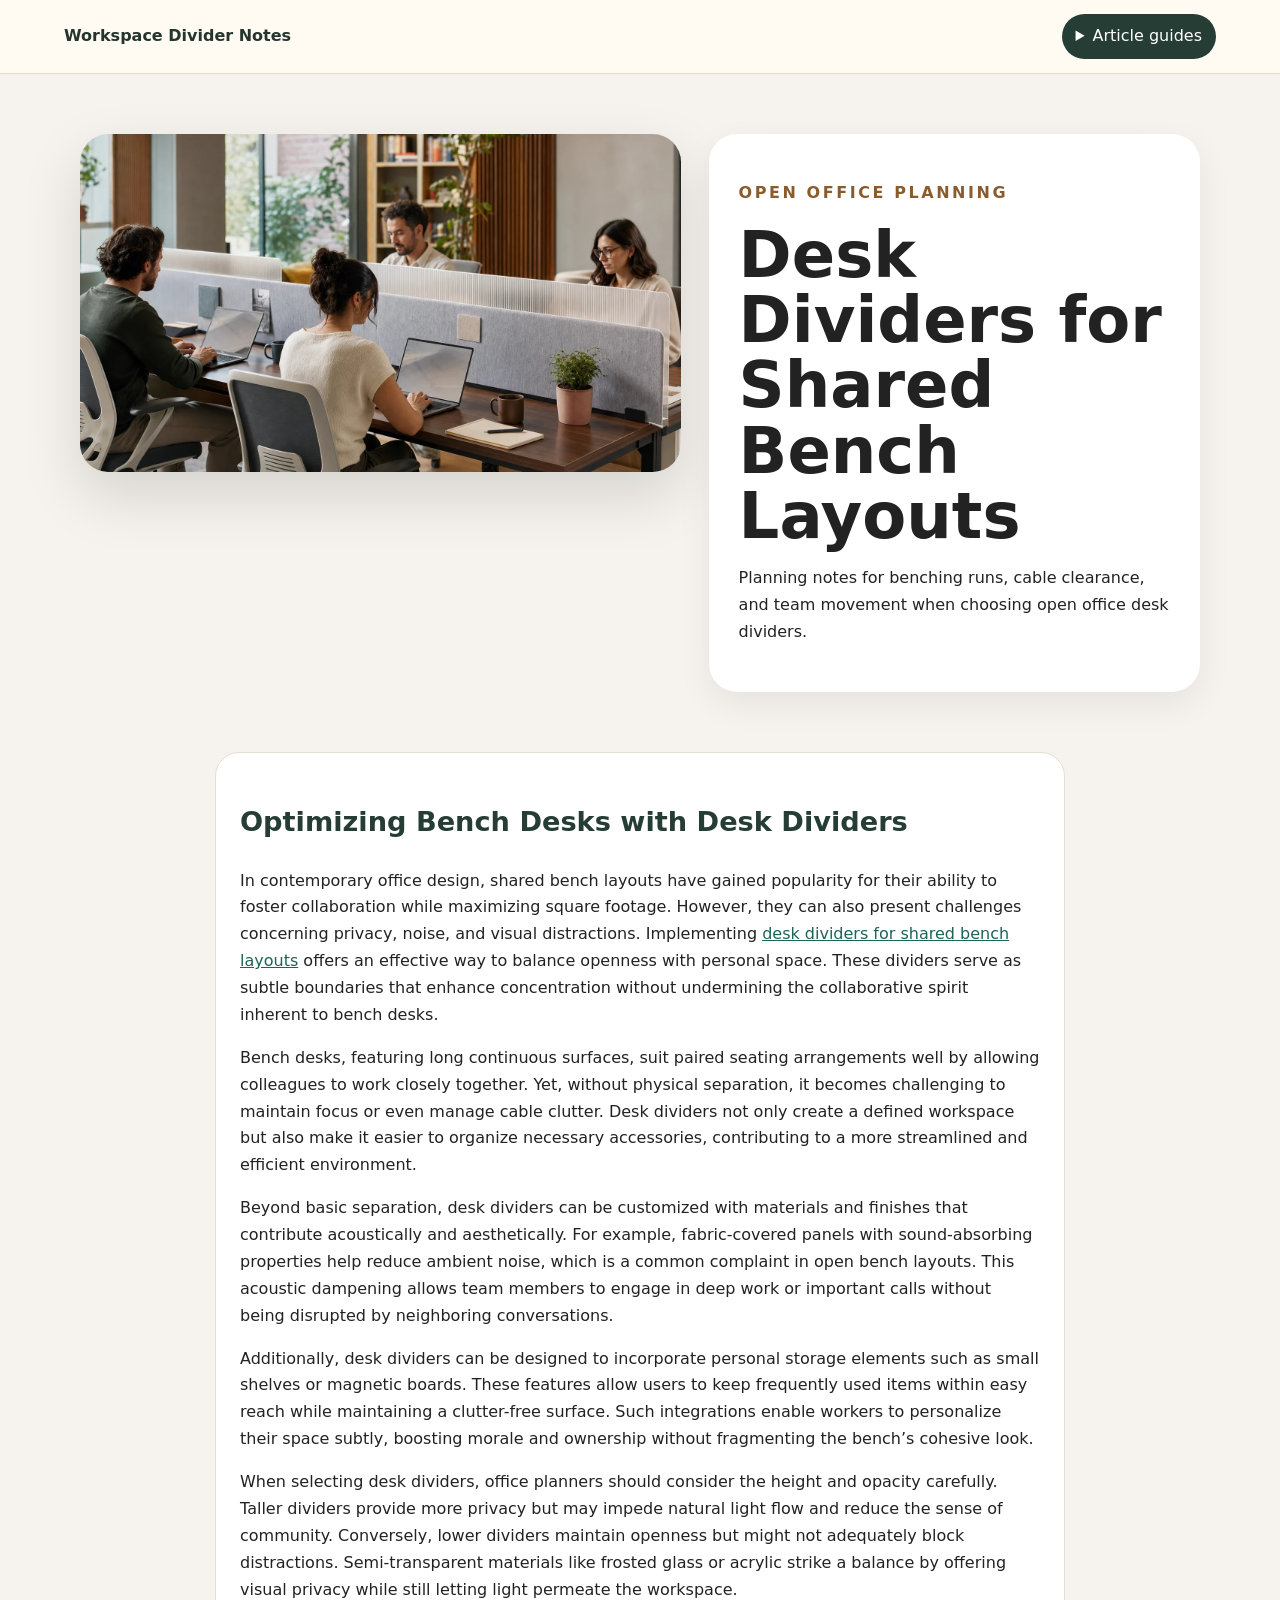
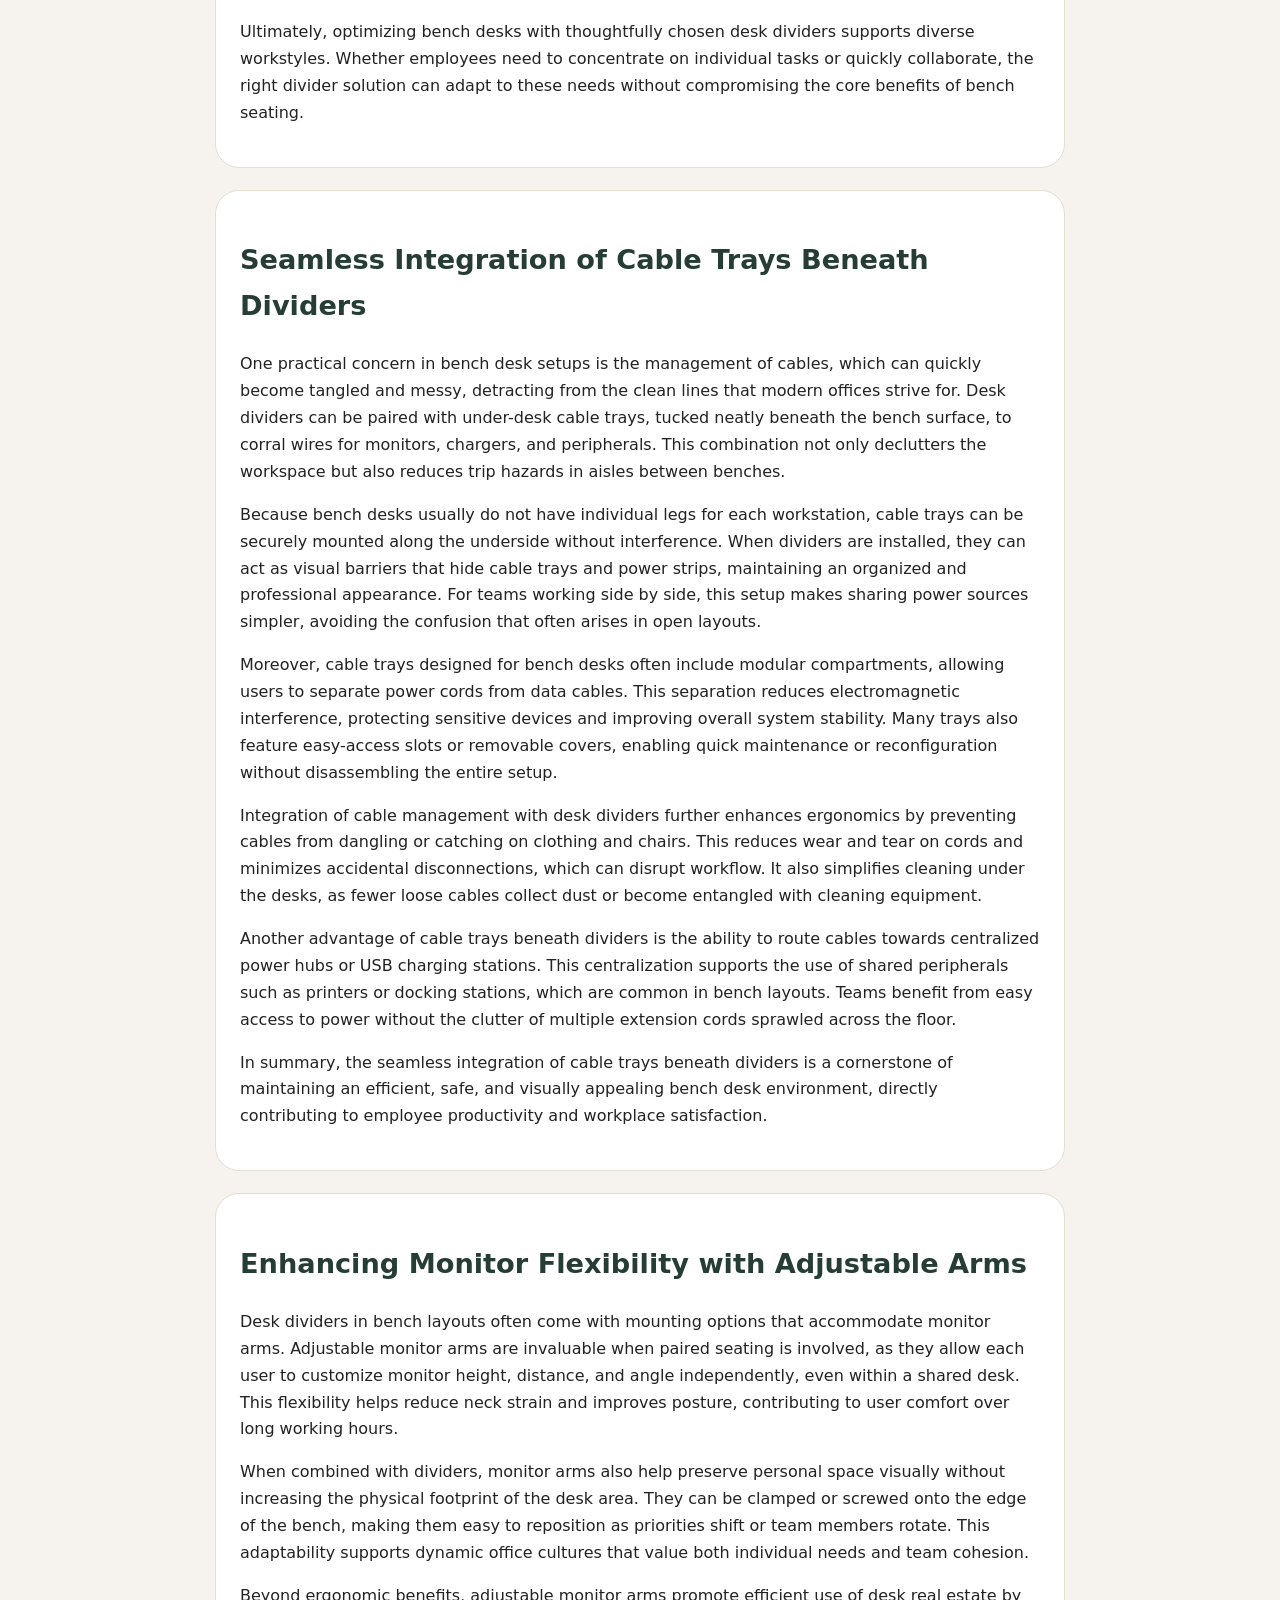
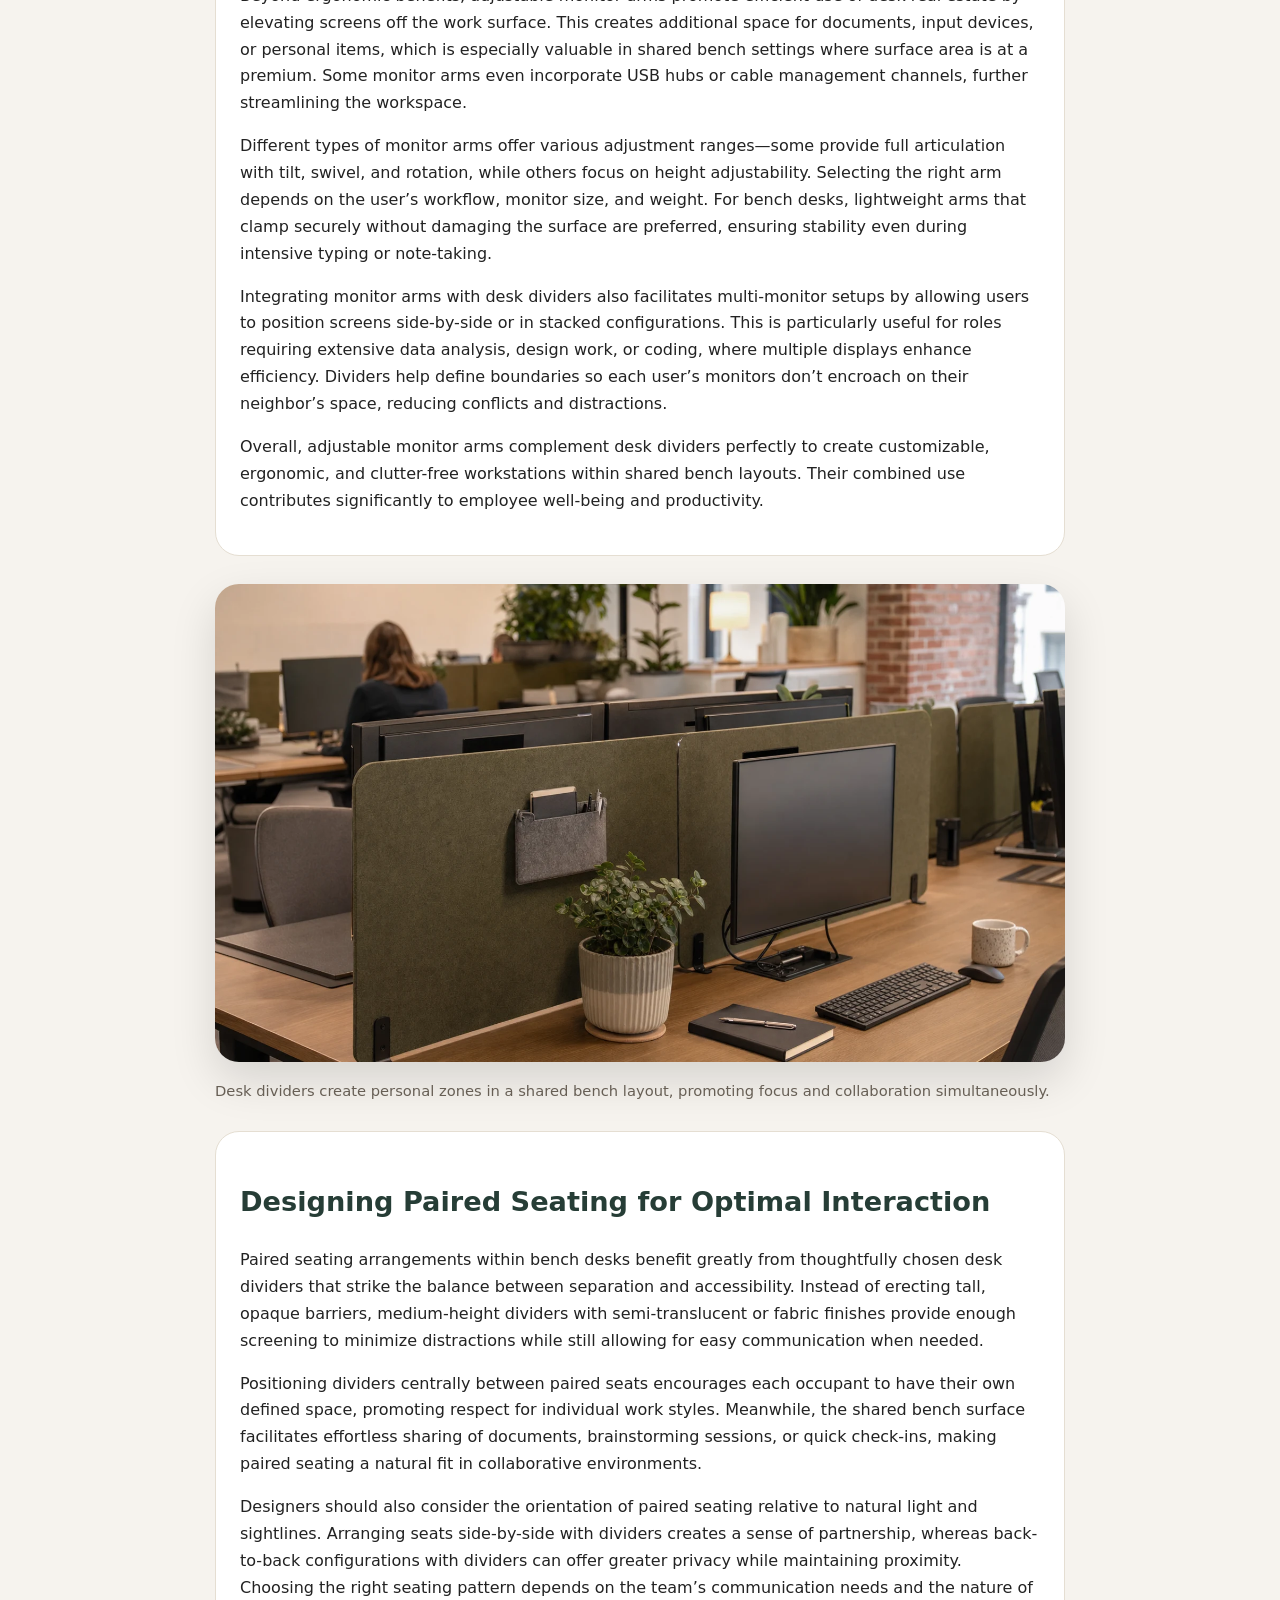
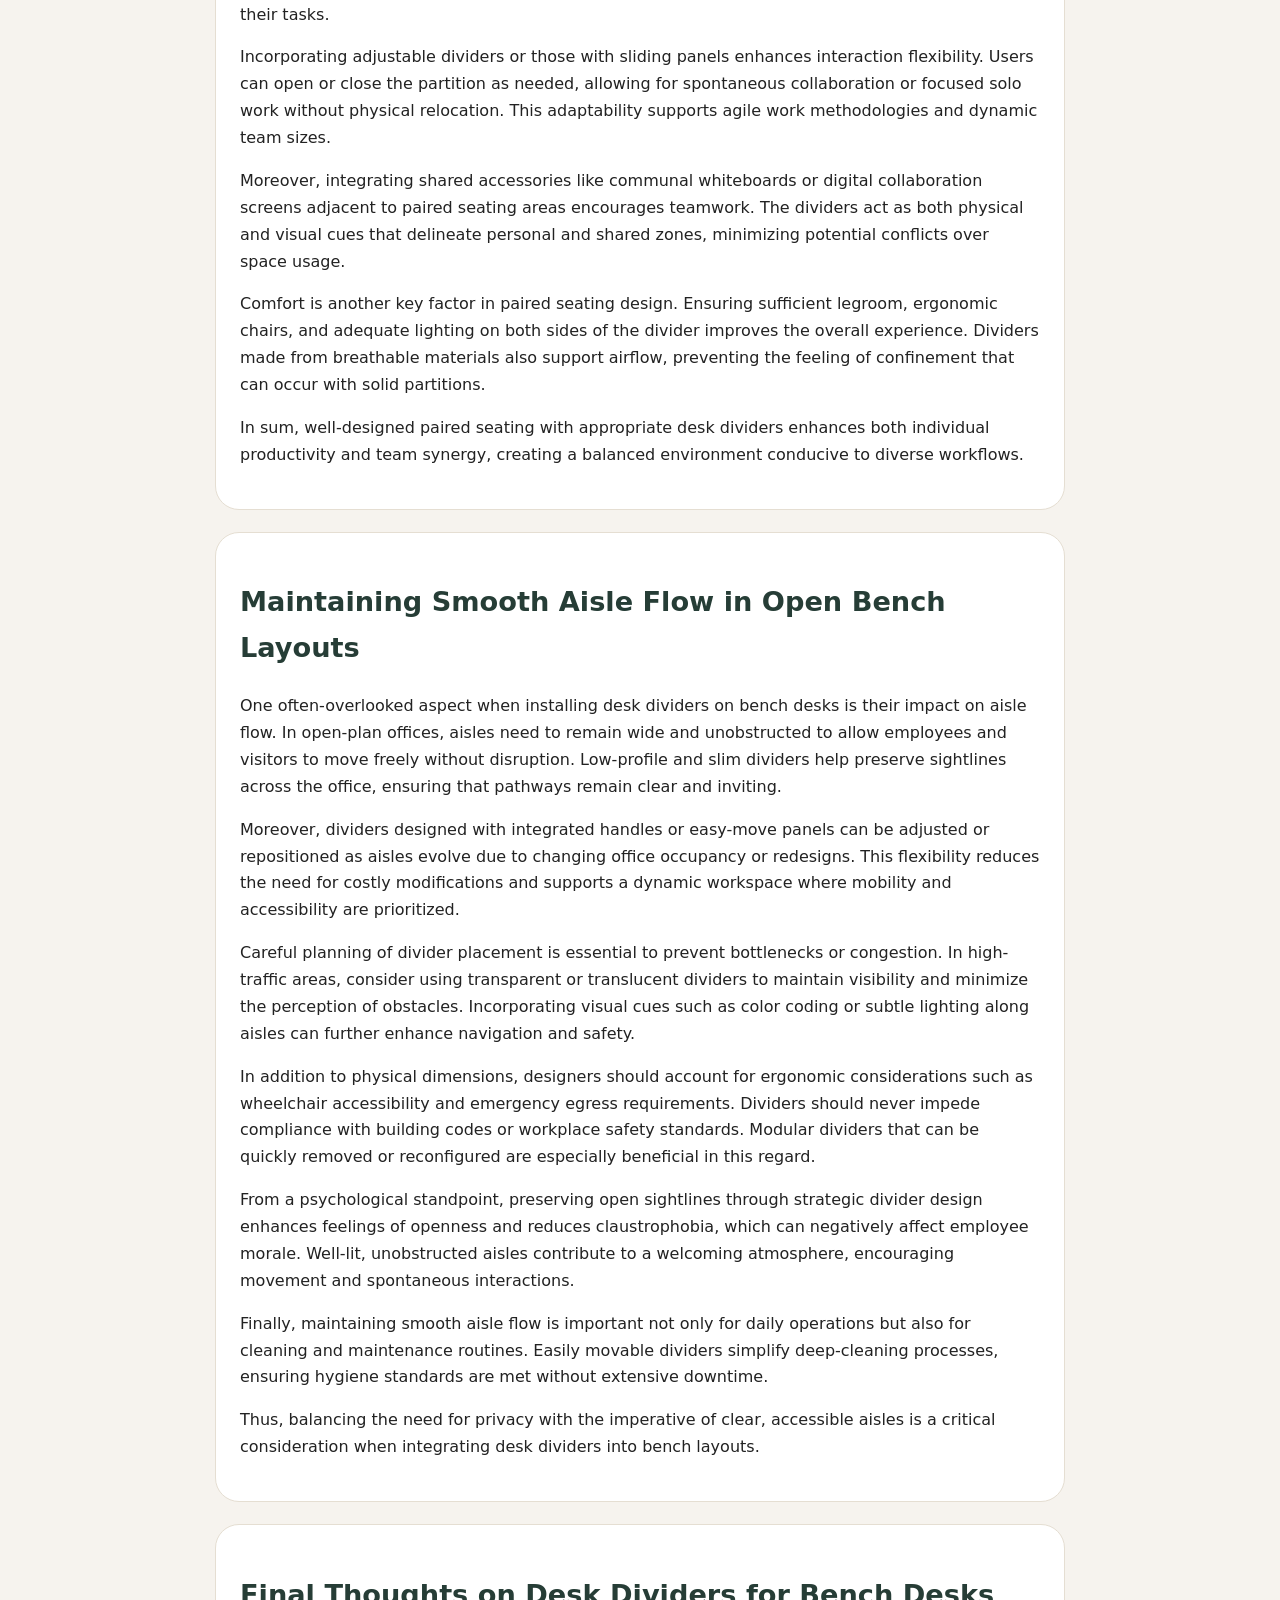
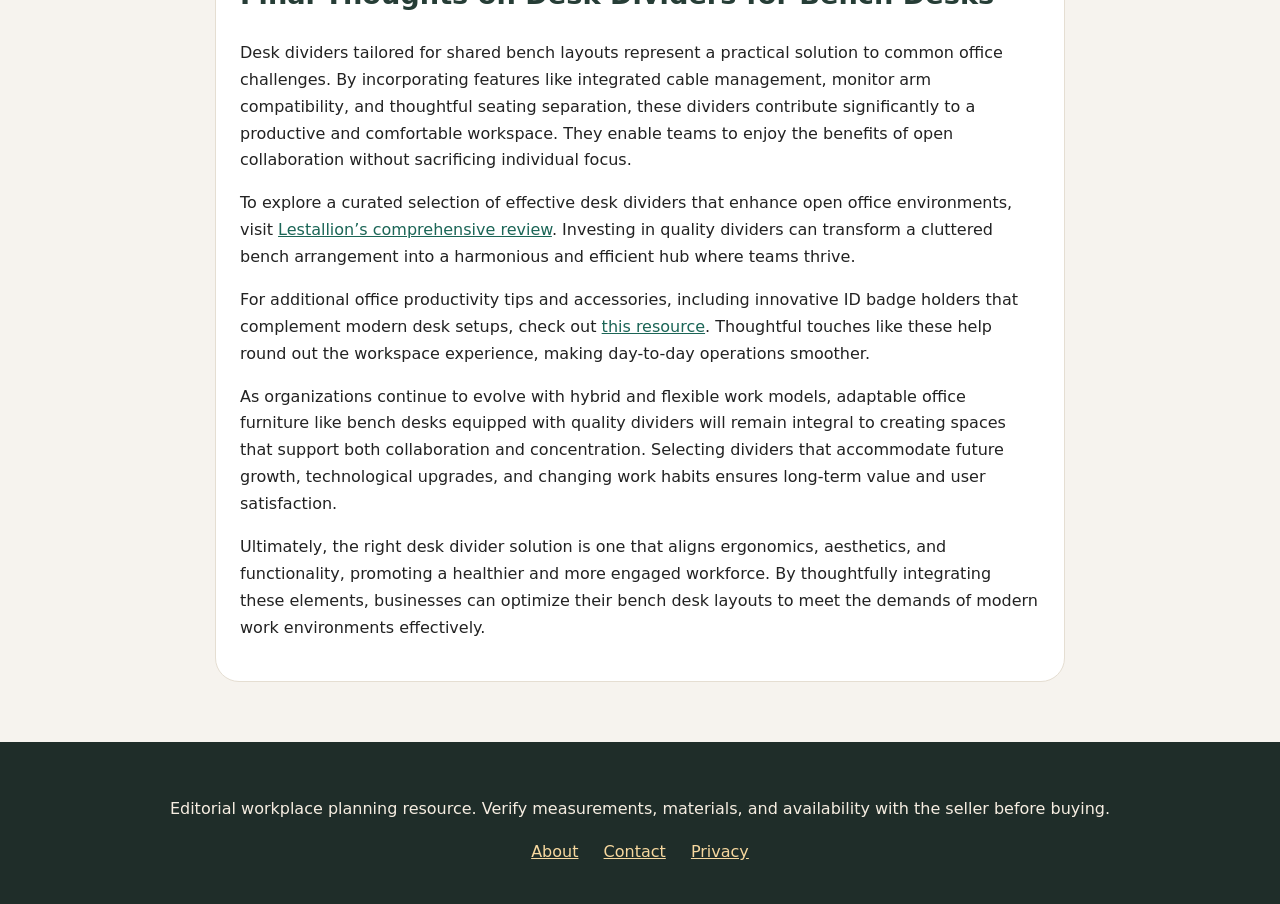
<file: shared-bench-layouts.html>
<!DOCTYPE html>

<html lang="en"><head><meta charset="utf-8"/><meta content="width=device-width,initial-scale=1" name="viewport"/><title>Desk Dividers for Shared Bench Layouts</title><meta content="Practical workplace planning notes for desk dividers for shared bench layouts, with desk measurements, privacy tradeoffs, cleaning, and rollout guidance." name="description"/><link href="https://armaragex.github.io/lestallion-desk-dividers-open-offices-294/" rel="canonical"/><link href="style.css" rel="stylesheet"/><script type="application/ld+json">{"@context":"https://schema.org","@type":"Article","headline":"Desk Dividers for Shared Bench Layouts"}</script></head><body><header class="top"><a class="brand" href="index.html">Workspace Divider Notes</a><details><summary>Article guides</summary><ul><li><a href="index.html">Main guide</a></li><li><a href="acoustic-focus-zones.html">Desk Dividers for Acoustic Focus Zones</a></li><li><a href="shared-bench-layouts.html">Desk Dividers for Shared Bench Layouts</a></li><li><a href="privacy-without-isolation.html">Privacy Without Isolation in Open Offices</a></li><li><a href="materials-and-cleaning.html">Desk Divider Materials, Cleaning, and Durability</a></li><li><a href="reception-training-rooms.html">Desk Dividers for Reception, Training Rooms, and Flex Desks</a></li><li><a href="buying-in-bulk.html">Buying Desk Dividers in Bulk for Growing Teams</a></li></ul></details></header><main><section class="hero"><img alt="Open office desks with tasteful privacy dividers" src="assets/hero.webp"/><div><p class="eyebrow">Open office planning</p><h1>Desk Dividers for Shared Bench Layouts</h1><p>Planning notes for benching runs, cable clearance, and team movement when choosing open office desk dividers.</p></div></section><article>
<section class="card">
<h2>Optimizing Bench Desks with Desk Dividers</h2>
<p>In contemporary office design, shared bench layouts have gained popularity for their ability to foster collaboration while maximizing square footage. However, they can also present challenges concerning privacy, noise, and visual distractions. Implementing <a href="https://lestallion.com/blogs/product-reviews/best-desk-dividers-for-open-offices">desk dividers for shared bench layouts</a> offers an effective way to balance openness with personal space. These dividers serve as subtle boundaries that enhance concentration without undermining the collaborative spirit inherent to bench desks.</p>
<p>Bench desks, featuring long continuous surfaces, suit paired seating arrangements well by allowing colleagues to work closely together. Yet, without physical separation, it becomes challenging to maintain focus or even manage cable clutter. Desk dividers not only create a defined workspace but also make it easier to organize necessary accessories, contributing to a more streamlined and efficient environment.</p>
<p>Beyond basic separation, desk dividers can be customized with materials and finishes that contribute acoustically and aesthetically. For example, fabric-covered panels with sound-absorbing properties help reduce ambient noise, which is a common complaint in open bench layouts. This acoustic dampening allows team members to engage in deep work or important calls without being disrupted by neighboring conversations.</p>
<p>Additionally, desk dividers can be designed to incorporate personal storage elements such as small shelves or magnetic boards. These features allow users to keep frequently used items within easy reach while maintaining a clutter-free surface. Such integrations enable workers to personalize their space subtly, boosting morale and ownership without fragmenting the bench’s cohesive look.</p>
<p>When selecting desk dividers, office planners should consider the height and opacity carefully. Taller dividers provide more privacy but may impede natural light flow and reduce the sense of community. Conversely, lower dividers maintain openness but might not adequately block distractions. Semi-transparent materials like frosted glass or acrylic strike a balance by offering visual privacy while still letting light permeate the workspace.</p>
<p>Ultimately, optimizing bench desks with thoughtfully chosen desk dividers supports diverse workstyles. Whether employees need to concentrate on individual tasks or quickly collaborate, the right divider solution can adapt to these needs without compromising the core benefits of bench seating.</p>
</section>
<section class="card">
<h2>Seamless Integration of Cable Trays Beneath Dividers</h2>
<p>One practical concern in bench desk setups is the management of cables, which can quickly become tangled and messy, detracting from the clean lines that modern offices strive for. Desk dividers can be paired with under-desk cable trays, tucked neatly beneath the bench surface, to corral wires for monitors, chargers, and peripherals. This combination not only declutters the workspace but also reduces trip hazards in aisles between benches.</p>
<p>Because bench desks usually do not have individual legs for each workstation, cable trays can be securely mounted along the underside without interference. When dividers are installed, they can act as visual barriers that hide cable trays and power strips, maintaining an organized and professional appearance. For teams working side by side, this setup makes sharing power sources simpler, avoiding the confusion that often arises in open layouts.</p>
<p>Moreover, cable trays designed for bench desks often include modular compartments, allowing users to separate power cords from data cables. This separation reduces electromagnetic interference, protecting sensitive devices and improving overall system stability. Many trays also feature easy-access slots or removable covers, enabling quick maintenance or reconfiguration without disassembling the entire setup.</p>
<p>Integration of cable management with desk dividers further enhances ergonomics by preventing cables from dangling or catching on clothing and chairs. This reduces wear and tear on cords and minimizes accidental disconnections, which can disrupt workflow. It also simplifies cleaning under the desks, as fewer loose cables collect dust or become entangled with cleaning equipment.</p>
<p>Another advantage of cable trays beneath dividers is the ability to route cables towards centralized power hubs or USB charging stations. This centralization supports the use of shared peripherals such as printers or docking stations, which are common in bench layouts. Teams benefit from easy access to power without the clutter of multiple extension cords sprawled across the floor.</p>
<p>In summary, the seamless integration of cable trays beneath dividers is a cornerstone of maintaining an efficient, safe, and visually appealing bench desk environment, directly contributing to employee productivity and workplace satisfaction.</p>
</section>
<section class="card">
<h2>Enhancing Monitor Flexibility with Adjustable Arms</h2>
<p>Desk dividers in bench layouts often come with mounting options that accommodate monitor arms. Adjustable monitor arms are invaluable when paired seating is involved, as they allow each user to customize monitor height, distance, and angle independently, even within a shared desk. This flexibility helps reduce neck strain and improves posture, contributing to user comfort over long working hours.</p>
<p>When combined with dividers, monitor arms also help preserve personal space visually without increasing the physical footprint of the desk area. They can be clamped or screwed onto the edge of the bench, making them easy to reposition as priorities shift or team members rotate. This adaptability supports dynamic office cultures that value both individual needs and team cohesion.</p>
<p>Beyond ergonomic benefits, adjustable monitor arms promote efficient use of desk real estate by elevating screens off the work surface. This creates additional space for documents, input devices, or personal items, which is especially valuable in shared bench settings where surface area is at a premium. Some monitor arms even incorporate USB hubs or cable management channels, further streamlining the workspace.</p>
<p>Different types of monitor arms offer various adjustment ranges—some provide full articulation with tilt, swivel, and rotation, while others focus on height adjustability. Selecting the right arm depends on the user’s workflow, monitor size, and weight. For bench desks, lightweight arms that clamp securely without damaging the surface are preferred, ensuring stability even during intensive typing or note-taking.</p>
<p>Integrating monitor arms with desk dividers also facilitates multi-monitor setups by allowing users to position screens side-by-side or in stacked configurations. This is particularly useful for roles requiring extensive data analysis, design work, or coding, where multiple displays enhance efficiency. Dividers help define boundaries so each user’s monitors don’t encroach on their neighbor’s space, reducing conflicts and distractions.</p>
<p>Overall, adjustable monitor arms complement desk dividers perfectly to create customizable, ergonomic, and clutter-free workstations within shared bench layouts. Their combined use contributes significantly to employee well-being and productivity.</p>
</section>
<figure class="mid">
<img alt="Team workspace with desk divider panels in daily use" src="assets/inline.webp"/>
<figcaption>Desk dividers create personal zones in a shared bench layout, promoting focus and collaboration simultaneously.</figcaption>
</figure>
<section class="card">
<h2>Designing Paired Seating for Optimal Interaction</h2>
<p>Paired seating arrangements within bench desks benefit greatly from thoughtfully chosen desk dividers that strike the balance between separation and accessibility. Instead of erecting tall, opaque barriers, medium-height dividers with semi-translucent or fabric finishes provide enough screening to minimize distractions while still allowing for easy communication when needed.</p>
<p>Positioning dividers centrally between paired seats encourages each occupant to have their own defined space, promoting respect for individual work styles. Meanwhile, the shared bench surface facilitates effortless sharing of documents, brainstorming sessions, or quick check-ins, making paired seating a natural fit in collaborative environments.</p>
<p>Designers should also consider the orientation of paired seating relative to natural light and sightlines. Arranging seats side-by-side with dividers creates a sense of partnership, whereas back-to-back configurations with dividers can offer greater privacy while maintaining proximity. Choosing the right seating pattern depends on the team’s communication needs and the nature of their tasks.</p>
<p>Incorporating adjustable dividers or those with sliding panels enhances interaction flexibility. Users can open or close the partition as needed, allowing for spontaneous collaboration or focused solo work without physical relocation. This adaptability supports agile work methodologies and dynamic team sizes.</p>
<p>Moreover, integrating shared accessories like communal whiteboards or digital collaboration screens adjacent to paired seating areas encourages teamwork. The dividers act as both physical and visual cues that delineate personal and shared zones, minimizing potential conflicts over space usage.</p>
<p>Comfort is another key factor in paired seating design. Ensuring sufficient legroom, ergonomic chairs, and adequate lighting on both sides of the divider improves the overall experience. Dividers made from breathable materials also support airflow, preventing the feeling of confinement that can occur with solid partitions.</p>
<p>In sum, well-designed paired seating with appropriate desk dividers enhances both individual productivity and team synergy, creating a balanced environment conducive to diverse workflows.</p>
</section>
<section class="card">
<h2>Maintaining Smooth Aisle Flow in Open Bench Layouts</h2>
<p>One often-overlooked aspect when installing desk dividers on bench desks is their impact on aisle flow. In open-plan offices, aisles need to remain wide and unobstructed to allow employees and visitors to move freely without disruption. Low-profile and slim dividers help preserve sightlines across the office, ensuring that pathways remain clear and inviting.</p>
<p>Moreover, dividers designed with integrated handles or easy-move panels can be adjusted or repositioned as aisles evolve due to changing office occupancy or redesigns. This flexibility reduces the need for costly modifications and supports a dynamic workspace where mobility and accessibility are prioritized.</p>
<p>Careful planning of divider placement is essential to prevent bottlenecks or congestion. In high-traffic areas, consider using transparent or translucent dividers to maintain visibility and minimize the perception of obstacles. Incorporating visual cues such as color coding or subtle lighting along aisles can further enhance navigation and safety.</p>
<p>In addition to physical dimensions, designers should account for ergonomic considerations such as wheelchair accessibility and emergency egress requirements. Dividers should never impede compliance with building codes or workplace safety standards. Modular dividers that can be quickly removed or reconfigured are especially beneficial in this regard.</p>
<p>From a psychological standpoint, preserving open sightlines through strategic divider design enhances feelings of openness and reduces claustrophobia, which can negatively affect employee morale. Well-lit, unobstructed aisles contribute to a welcoming atmosphere, encouraging movement and spontaneous interactions.</p>
<p>Finally, maintaining smooth aisle flow is important not only for daily operations but also for cleaning and maintenance routines. Easily movable dividers simplify deep-cleaning processes, ensuring hygiene standards are met without extensive downtime.</p>
<p>Thus, balancing the need for privacy with the imperative of clear, accessible aisles is a critical consideration when integrating desk dividers into bench layouts.</p>
</section>
<section class="card">
<h2>Final Thoughts on Desk Dividers for Bench Desks</h2>
<p>Desk dividers tailored for shared bench layouts represent a practical solution to common office challenges. By incorporating features like integrated cable management, monitor arm compatibility, and thoughtful seating separation, these dividers contribute significantly to a productive and comfortable workspace. They enable teams to enjoy the benefits of open collaboration without sacrificing individual focus.</p>
<p>To explore a curated selection of effective desk dividers that enhance open office environments, visit <a href="https://lestallion.com/blogs/product-reviews/best-desk-dividers-for-open-offices">Lestallion’s comprehensive review</a>. Investing in quality dividers can transform a cluttered bench arrangement into a harmonious and efficient hub where teams thrive.</p>
<p>For additional office productivity tips and accessories, including innovative ID badge holders that complement modern desk setups, check out <a href="https://lestallion-id-badge-holders-293.onrender.com/index.html">this resource</a>. Thoughtful touches like these help round out the workspace experience, making day-to-day operations smoother.</p>
<p>As organizations continue to evolve with hybrid and flexible work models, adaptable office furniture like bench desks equipped with quality dividers will remain integral to creating spaces that support both collaboration and concentration. Selecting dividers that accommodate future growth, technological upgrades, and changing work habits ensures long-term value and user satisfaction.</p>
<p>Ultimately, the right desk divider solution is one that aligns ergonomics, aesthetics, and functionality, promoting a healthier and more engaged workforce. By thoughtfully integrating these elements, businesses can optimize their bench desk layouts to meet the demands of modern work environments effectively.</p>
</section>
</article></main><footer><p>Editorial workplace planning resource. Verify measurements, materials, and availability with the seller before buying.</p><a href="about.html">About</a> <a href="contact.html">Contact</a> <a href="privacy.html">Privacy</a></footer></body></html>
</file>
<file: style.css>
body{margin:0;font-family:Inter,system-ui,Arial,sans-serif;background:#f6f3ee;color:#222;line-height:1.68}.top{position:sticky;top:0;z-index:3;display:flex;justify-content:space-between;gap:20px;align-items:center;padding:14px 5vw;background:#fffaf2;border-bottom:1px solid #e4dccf}.brand{font-weight:800;color:#24342f;text-decoration:none}details{position:relative}summary{cursor:pointer;background:#263d36;color:white;border-radius:999px;padding:9px 14px}details ul{position:absolute;right:0;background:white;border:1px solid #ddd;border-radius:18px;padding:16px;min-width:280px;box-shadow:0 20px 40px #0002}li{margin:8px 0}a{color:#1b6556}.hero{display:grid;grid-template-columns:minmax(0,1.1fr) minmax(280px,.9fr);gap:28px;max-width:1120px;margin:36px auto;padding:24px}.hero img{width:100%;aspect-ratio:16/9;object-fit:cover;border-radius:28px;box-shadow:0 24px 60px #0002}.hero div{background:#fff;border-radius:28px;padding:30px;box-shadow:0 12px 35px #0001}.eyebrow{text-transform:uppercase;letter-spacing:.16em;color:#8a5b2c;font-weight:800}h1{font-size:clamp(2rem,5vw,4.2rem);line-height:1.02;margin:.2em 0}article{max-width:850px;margin:0 auto;padding:0 22px}.card,.faq{background:#fff;border:1px solid #e5ded2;border-radius:24px;padding:24px;margin:22px 0}h2{color:#263d36;font-size:1.7rem}h3{color:#6d4d28}.chain{border-top:1px solid #ddd;padding-top:18px;margin-top:30px}.mid{max-width:850px;margin:28px auto}.mid img{width:100%;aspect-ratio:16/9;object-fit:cover;border-radius:24px;box-shadow:0 18px 45px #0002}.mid figcaption{font-size:.92rem;color:#675f55;margin-top:8px}footer{text-align:center;margin-top:60px;padding:38px 18px;background:#1f2d29;color:#f7eee2}footer a{color:#f7d89f;margin:0 10px}@media(max-width:760px){.hero{grid-template-columns:1fr}.top{align-items:flex-start}details ul{right:auto;left:0}}
</file>
